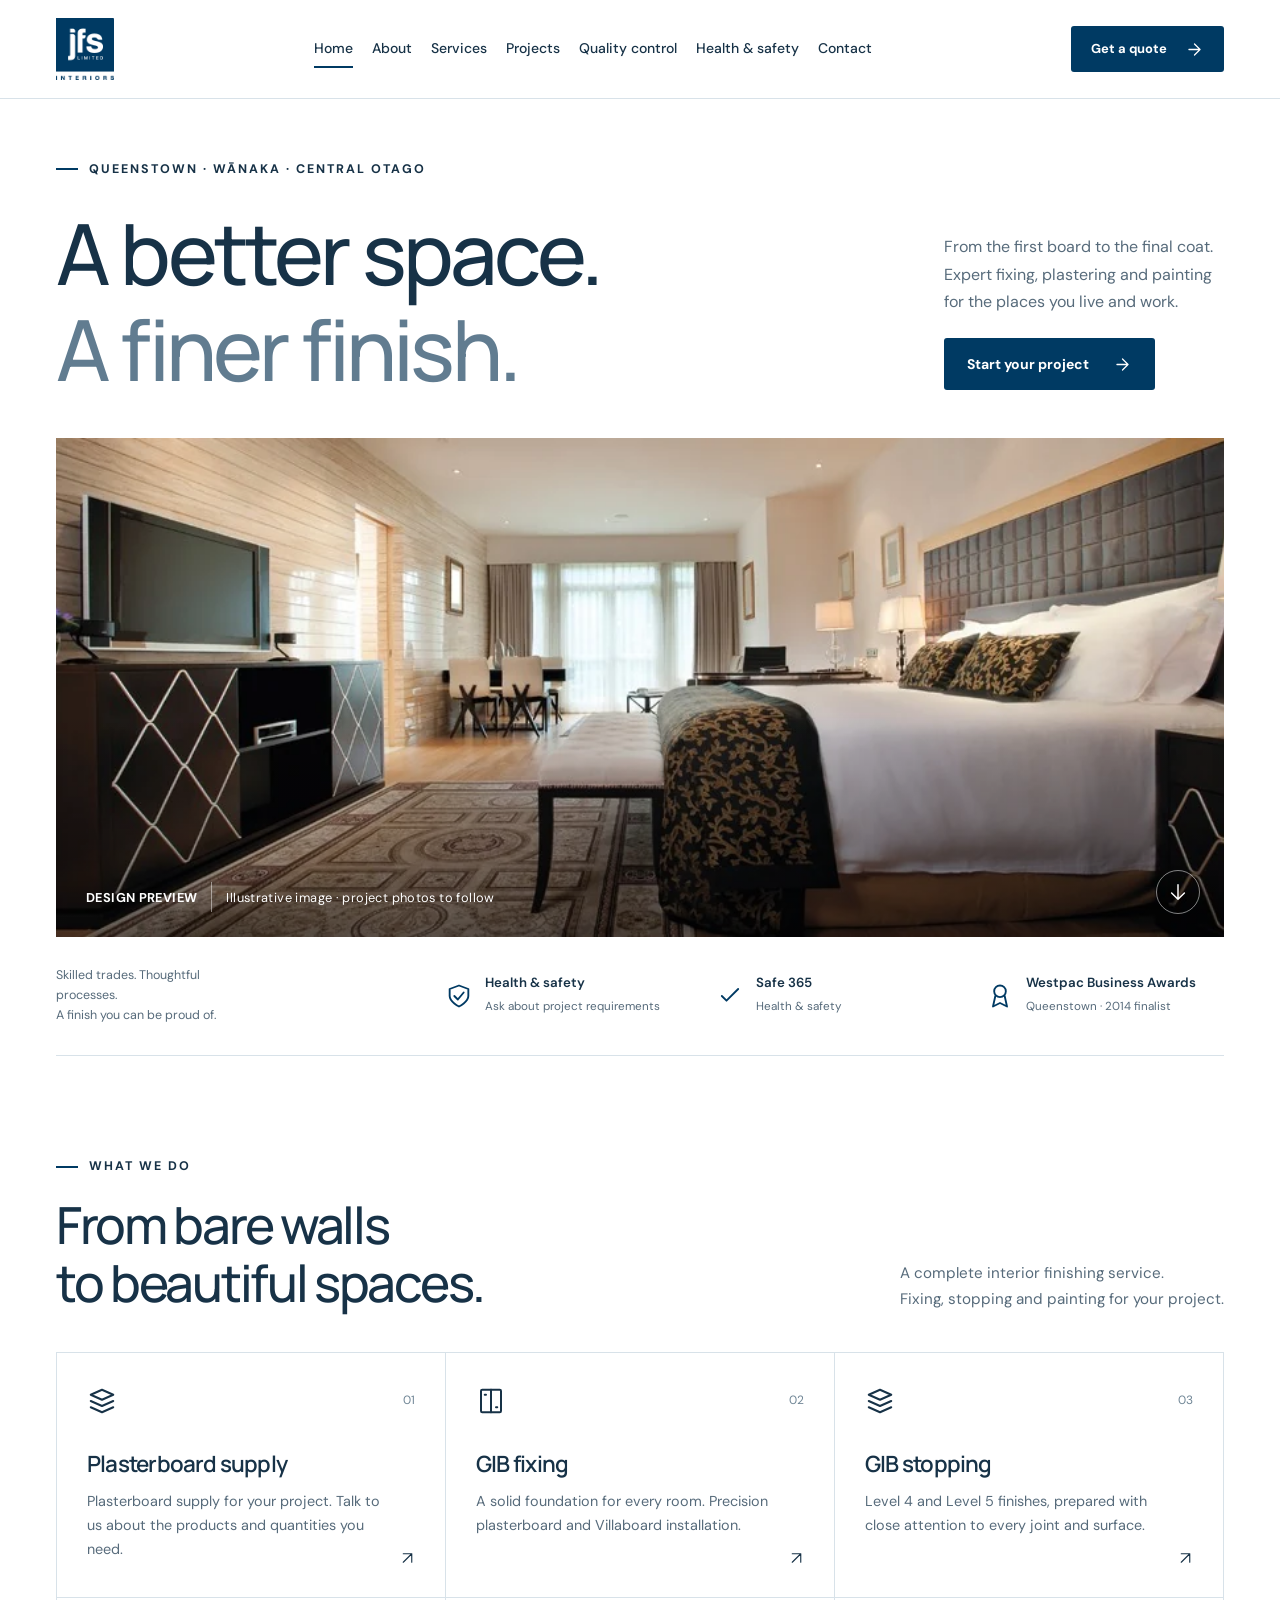
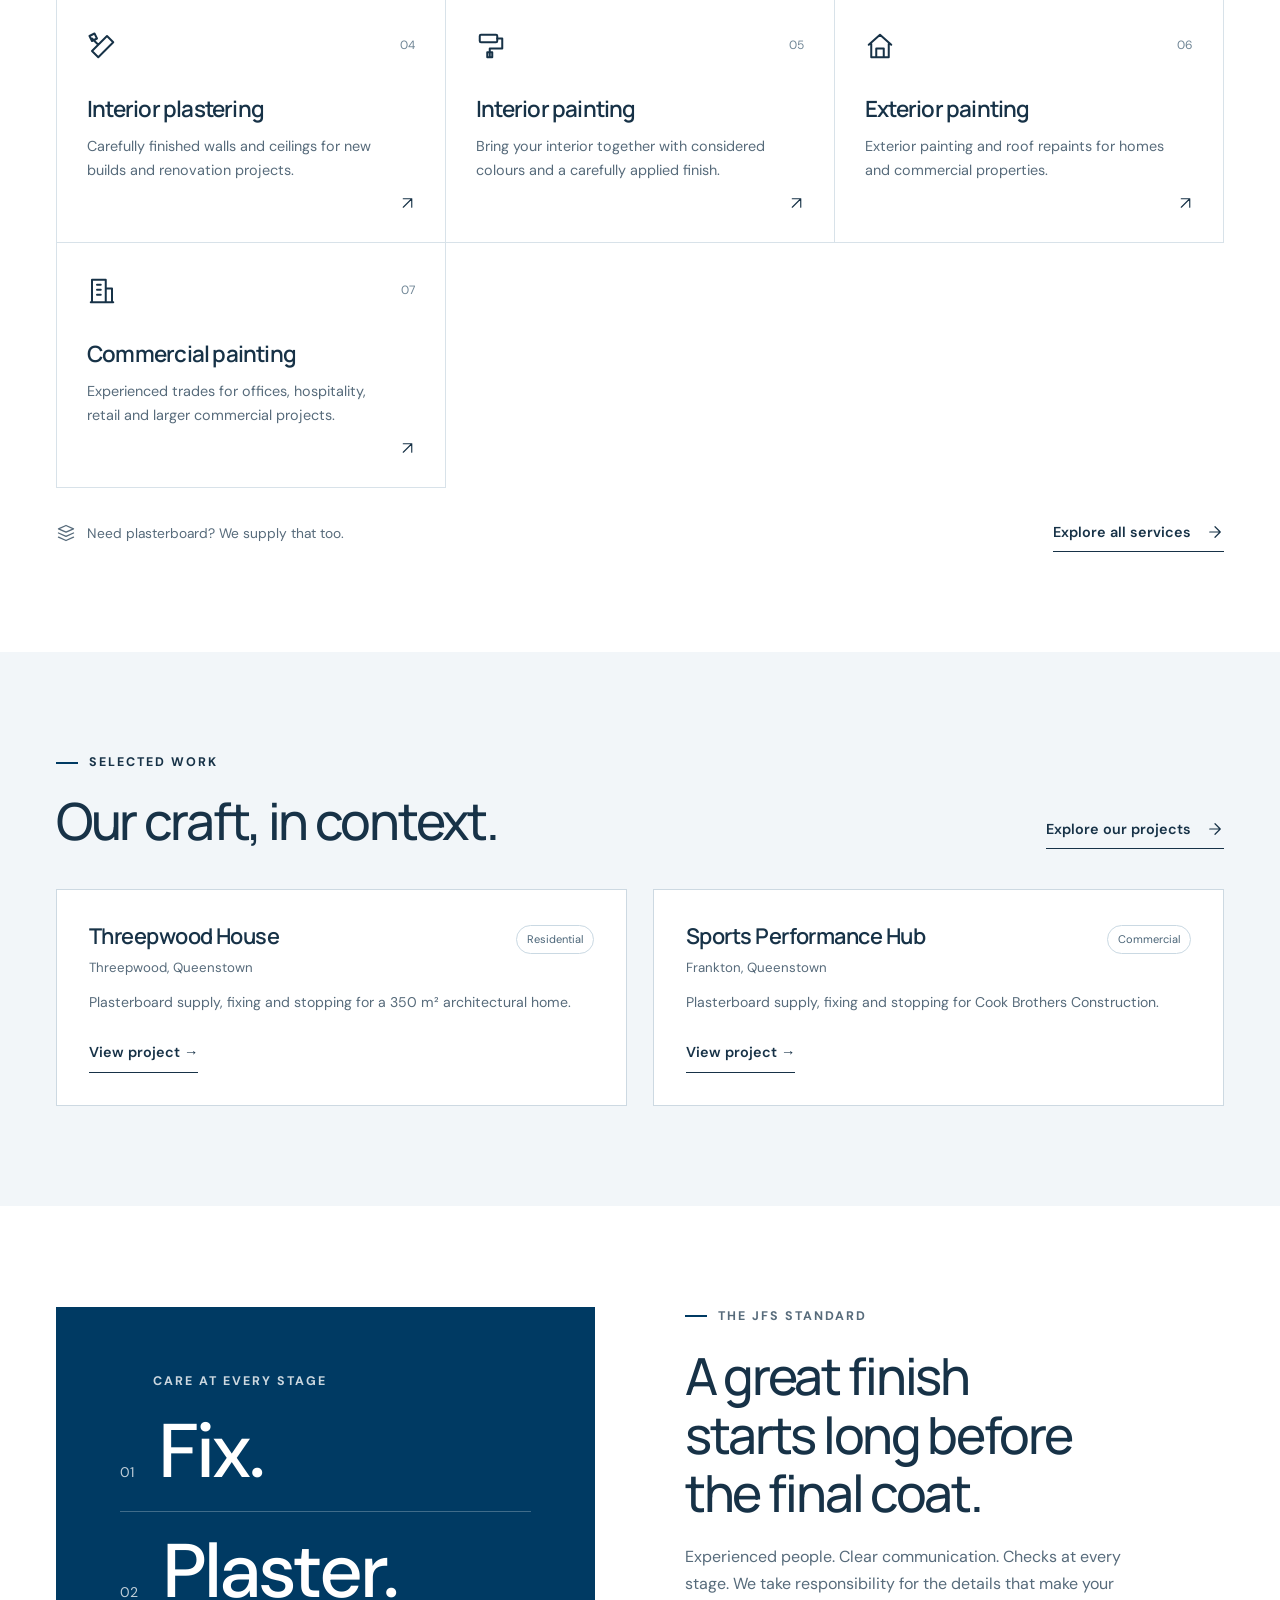
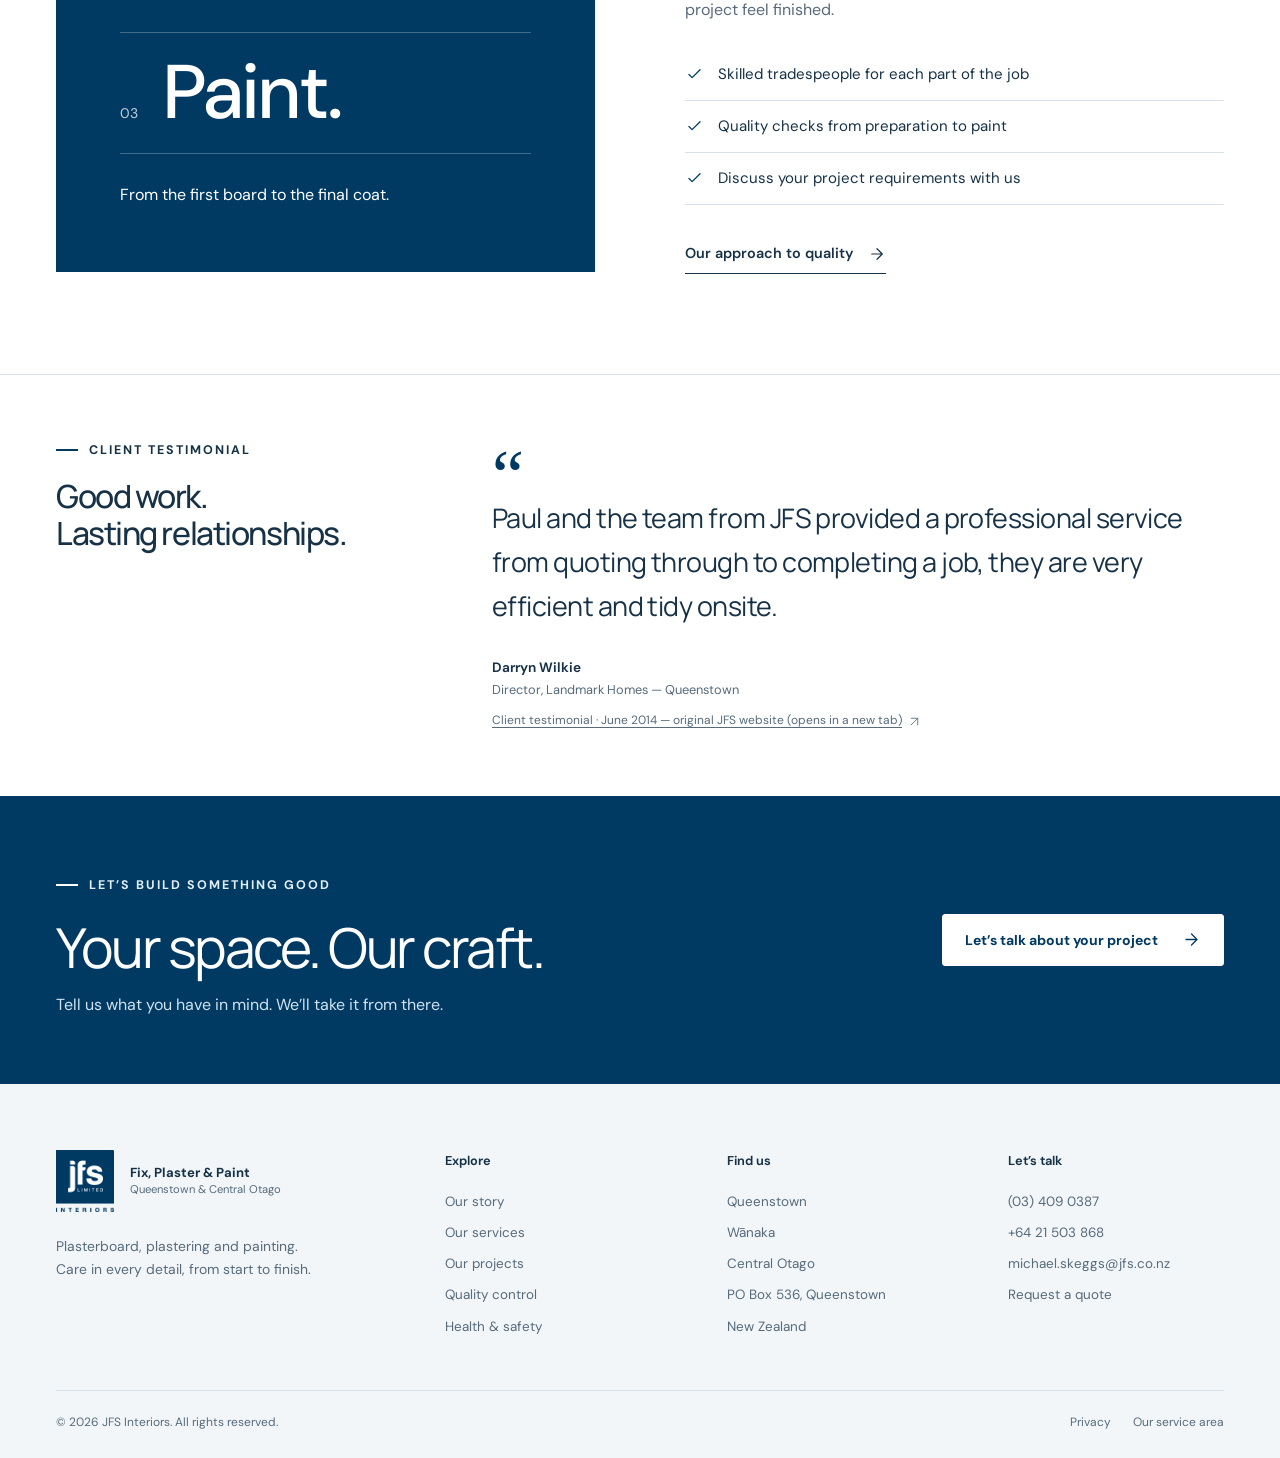
<file: index.html>
<!DOCTYPE html>
<html lang="en-NZ"><head><meta charset="utf-8"><meta name="viewport" content="width=device-width, initial-scale=1"><meta name="theme-color" content="#003a63">
<title>GIB Fixing, Plastering &amp; Painting in Queenstown | JFS Interiors</title><meta name="description" content="JFS Interiors provides GIB fixing, Level 4 and Level 5 stopping, plastering and painting in Queenstown, Wānaka and Central Otago.">
<meta property="og:type" content="website"><meta property="og:locale" content="en_NZ"><meta property="og:site_name" content="JFS Interiors"><meta property="og:title" content="GIB Fixing, Plastering &amp; Painting in Queenstown | JFS Interiors"><meta property="og:description" content="JFS Interiors provides GIB fixing, Level 4 and Level 5 stopping, plastering and painting in Queenstown, Wānaka and Central Otago.">
<link rel="icon" type="image/svg+xml" href="data:image/svg+xml,%3Csvg%20xmlns%3D%22http%3A//www.w3.org/2000/svg%22%20viewBox%3D%220%200%2064%2064%22%3E%3Crect%20width%3D%2264%22%20height%3D%2264%22%20rx%3D%228%22%20fill%3D%22%23003a63%22/%3E%3Ctext%20x%3D%2232%22%20y%3D%2243%22%20text-anchor%3D%22middle%22%20font-family%3D%22Arial%2Csans-serif%22%20font-size%3D%2237%22%20font-weight%3D%22700%22%20fill%3D%22white%22%3Ejfs%3C/text%3E%3C/svg%3E">
<link rel="stylesheet" href="fonts.css"><link rel="stylesheet" href="styles.css?v=3"><script src="main.js?v=prototype-1" defer></script>

<meta name="robots" content="noindex, nofollow, noarchive"></head>
<body><a class="skip-link" href="#main">Skip to content</a><header class="site-header">
 <div class="container header-inner"><a class="wordmark" href="index.html" aria-label="JFS Interiors home"><img class="brand-logo" src="logo.png" width="136" height="146" alt="JFS Interiors"><span class="brand-description"><strong>Fix, Plaster &amp; Paint</strong><span>Queenstown &amp; Central Otago</span></span></a><nav class="desktop-nav" aria-label="Main navigation"><a href="index.html" aria-current="page">Home</a><a href="about.html">About</a><a href="services.html">Services</a><a href="projects.html">Projects</a><a href="quality-control.html">Quality control</a><a href="health-and-safety.html">Health & safety</a><a href="contact-us.html">Contact</a></nav>
 <a class="button header-cta" href="contact-us.html">Get a quote<svg class="" aria-hidden="true" viewBox="0 0 24 24"><path d="M5 12h14M12 5l7 7-7 7"/></svg></a><button class="menu-toggle" aria-label="Open navigation" aria-expanded="false" aria-controls="mobile-navigation"><svg class="" aria-hidden="true" viewBox="0 0 24 24"><path d="M3 7h18M3 17h18"/></svg></button></div>
 <nav id="mobile-navigation" class="mobile-nav" aria-label="Mobile navigation" hidden><a href="index.html" aria-current="page">Home</a><a href="about.html">About</a><a href="services.html">Services</a><a href="projects.html">Projects</a><a href="quality-control.html">Quality control</a><a href="health-and-safety.html">Health & safety</a><a href="contact-us.html">Contact</a></nav></header><main id="main"><section class="home-hero"><div class="container"><div class="hero-heading"><div><p class="eyebrow">QUEENSTOWN · WĀNAKA · CENTRAL OTAGO</p><h1>A better space.<span>A finer finish.</span></h1></div><div class="hero-aside"><p>From the first board to the final coat. Expert fixing, plastering and painting for the places you live and work.</p><a class="button " href="contact-us.html">Start your project<svg class="" aria-hidden="true" viewBox="0 0 24 24"><path d="M5 12h14M12 5l7 7-7 7"/></svg></a></div></div>
 <div class="hero-media"><img class="" src="hero.webp" srcset="hero-small.webp 680w, hero.webp 900w" sizes="(max-width: 680px) 100vw, 100vw" alt="Bedroom interior with painted walls and a white ceiling; illustrative preview image" width="900" height="378" loading="eager" fetchpriority="high" decoding="async">
 <div class="image-caption"><strong>DESIGN PREVIEW</strong><span class="caption-line"></span><span>Illustrative image · project photos to follow</span></div><a href="#services" class="hero-note" aria-label="Explore our services"><svg class="" aria-hidden="true" viewBox="0 0 24 24"><path d="M12 4v16M5 13l7 7 7-7"/></svg></a></div></div></section><div class="container"><div class="trust-strip"><p class="trust-intro">Skilled trades. Thoughtful processes.<br>A finish you can be proud of.</p>
 <div class="trust-item"><svg class="" aria-hidden="true" viewBox="0 0 24 24"><path d="M12 3 4 6v6c0 5 8 9 8 9s8-4 8-9V6l-8-3Z"/><path d="m8 12 3 3 5-6"/></svg><div><strong>Health &amp; safety</strong><small>Ask about project requirements</small></div></div>
 <a class="trust-item" href="health-and-safety.html#credentials"><svg class="" aria-hidden="true" viewBox="0 0 24 24"><path d="m5 12 4 4L19 6"/></svg><div><strong>Safe 365</strong><small>Health &amp; safety</small></div></a>
 <a class="trust-item" href="about.html#recognition"><svg class="" aria-hidden="true" viewBox="0 0 24 24"><circle cx="12" cy="8" r="5"/><path d="m8 12-2 9 6-3 6 3-2-9"/></svg><div><strong>Westpac Business Awards</strong><small>Queenstown · 2014 finalist</small></div></a>
 </div></div>
 <section class="section" id="services"><div class="container"><div class="section-heading"><div><p class="eyebrow">WHAT WE DO</p><h2>From bare walls<br>to beautiful spaces.</h2></div><p>A complete interior finishing service.<br>Fixing, stopping and painting for your project.</p></div><div class="service-grid"><a class="service-card" href="services.html#plasterboard-supply"><div class="service-top"><svg aria-hidden="true" viewBox="0 0 24 24"><path d="m3 7 9-4 9 4-9 4-9-4Zm0 5 9 4 9-4M3 17l9 4 9-4"/></svg><span>01</span></div><h3>Plasterboard supply</h3><p>Plasterboard supply for your project. Talk to us about the products and quantities you need.</p><svg class="card-arrow" aria-hidden="true" viewBox="0 0 24 24"><path d="M6 18 18 6M6 6h12v12"/></svg></a><a class="service-card" href="services.html#gib-fixing"><div class="service-top"><svg class="" aria-hidden="true" viewBox="0 0 24 24"><rect x="4" y="3" width="16" height="18" rx="1"/><path d="M12 3v18M7 7h1M16 17h1"/></svg><span>02</span></div><h3>GIB fixing</h3><p>A solid foundation for every room. Precision plasterboard and Villaboard installation.</p><svg class="card-arrow" aria-hidden="true" viewBox="0 0 24 24"><path d="M6 18 18 6M6 6h12v12"/></svg></a><a class="service-card" href="services.html#gib-stopping"><div class="service-top"><svg class="" aria-hidden="true" viewBox="0 0 24 24"><path d="m3 7 9-4 9 4-9 4-9-4Zm0 5 9 4 9-4M3 17l9 4 9-4"/></svg><span>03</span></div><h3>GIB stopping</h3><p>Level 4 and Level 5 finishes, prepared with close attention to every joint and surface.</p><svg class="card-arrow" aria-hidden="true" viewBox="0 0 24 24"><path d="M6 18 18 6M6 6h12v12"/></svg></a><a class="service-card" href="services.html#interior-plastering"><div class="service-top"><svg class="" aria-hidden="true" viewBox="0 0 24 24"><path d="m4 16 12-12 5 5L9 21 4 16ZM9 11 4 6M2 4l4-2 2 4-4 2Z"/></svg><span>04</span></div><h3>Interior plastering</h3><p>Carefully finished walls and ceilings for new builds and renovation projects.</p><svg class="card-arrow" aria-hidden="true" viewBox="0 0 24 24"><path d="M6 18 18 6M6 6h12v12"/></svg></a><a class="service-card" href="services.html#interior-painting"><div class="service-top"><svg class="" aria-hidden="true" viewBox="0 0 24 24"><rect x="3" y="3" width="14" height="6" rx="1"/><path d="M17 6h4v8H11v7M9 17h4v4H9z"/></svg><span>05</span></div><h3>Interior painting</h3><p>Bring your interior together with considered colours and a carefully applied finish.</p><svg class="card-arrow" aria-hidden="true" viewBox="0 0 24 24"><path d="M6 18 18 6M6 6h12v12"/></svg></a><a class="service-card" href="services.html#exterior-painting"><div class="service-top"><svg class="" aria-hidden="true" viewBox="0 0 24 24"><path d="m3 11 9-8 9 8M5 10v11h14V10M9 21v-7h6v7"/></svg><span>06</span></div><h3>Exterior painting</h3><p>Exterior painting and roof repaints for homes and commercial properties.</p><svg class="card-arrow" aria-hidden="true" viewBox="0 0 24 24"><path d="M6 18 18 6M6 6h12v12"/></svg></a><a class="service-card" href="services.html#commercial-painting"><div class="service-top"><svg class="" aria-hidden="true" viewBox="0 0 24 24"><path d="M4 21V3h11v18M15 10h5v11M8 7h3M8 11h3M8 15h3M3 21h18"/></svg><span>07</span></div><h3>Commercial painting</h3><p>Experienced trades for offices, hospitality, retail and larger commercial projects.</p><svg class="card-arrow" aria-hidden="true" viewBox="0 0 24 24"><path d="M6 18 18 6M6 6h12v12"/></svg></a></div><div class="supply-note"><p><svg class="" aria-hidden="true" viewBox="0 0 24 24"><path d="m3 7 9-4 9 4-9 4-9-4Zm0 5 9 4 9-4M3 17l9 4 9-4"/></svg>Need plasterboard? We supply that too.</p><a class="text-link" href="services.html">Explore all services<svg class="" aria-hidden="true" viewBox="0 0 24 24"><path d="M5 12h14M12 5l7 7-7 7"/></svg></a></div></div></section>
 <section class="section soft-section"><div class="container"><div class="section-heading"><div><p class="eyebrow">SELECTED WORK</p><h2>Our craft, in context.</h2></div><a class="text-link" href="projects.html">Explore our projects<svg class="" aria-hidden="true" viewBox="0 0 24 24"><path d="M5 12h14M12 5l7 7-7 7"/></svg></a></div>
 <div class="project-grid project-summary-grid"><article class="project-card" id="threepwood">
 <div class="project-label"><div><h3>Threepwood House</h3><p class="project-place">Threepwood, Queenstown</p></div><span class="tag">Residential</span></div>
 <p class="project-description">Plasterboard supply, fixing and stopping for a 350 m² architectural home.</p><a class="text-link" href="projects.html#threepwood">View project →</a></article><article class="project-card" id="sports-hub">
 <div class="project-label"><div><h3>Sports Performance Hub</h3><p class="project-place">Frankton, Queenstown</p></div><span class="tag">Commercial</span></div>
 <p class="project-description">Plasterboard supply, fixing and stopping for Cook Brothers Construction.</p><a class="text-link" href="projects.html#sports-hub">View project →</a></article></div></div></section>
 <section class="section"><div class="container quality-feature"><div class="craft-panel"><p class="eyebrow">CARE AT EVERY STAGE</p><div class="craft-step"><span>01</span><strong>Fix.</strong></div><div class="craft-step"><span>02</span><strong>Plaster.</strong></div><div class="craft-step"><span>03</span><strong>Paint.</strong></div><p>From the first board to the final coat.</p></div>
 <div class="quality-copy"><p class="eyebrow">THE JFS STANDARD</p><h2>A great finish<br>starts long before<br>the final coat.</h2><p>Experienced people. Clear communication. Checks at every stage. We take responsibility for the details that make your project feel finished.</p>
 <ul class="quality-checks"><li><svg class="" aria-hidden="true" viewBox="0 0 24 24"><path d="m5 12 4 4L19 6"/></svg>Skilled tradespeople for each part of the job</li><li><svg class="" aria-hidden="true" viewBox="0 0 24 24"><path d="m5 12 4 4L19 6"/></svg>Quality checks from preparation to paint</li><li><svg class="" aria-hidden="true" viewBox="0 0 24 24"><path d="m5 12 4 4L19 6"/></svg>Discuss your project requirements with us</li></ul><a class="text-link" href="quality-control.html">Our approach to quality<svg class="" aria-hidden="true" viewBox="0 0 24 24"><path d="M5 12h14M12 5l7 7-7 7"/></svg></a></div></div></section>
 <section class="testimonial-section"><div class="container testimonial-inner"><div><p class="eyebrow">CLIENT TESTIMONIAL</p><h2>Good work.<br>Lasting relationships.</h2></div>
 <div class="testimonial-content"><span class="quote-mark" aria-hidden="true">“</span><blockquote>Paul and the team from JFS provided a professional service from quoting through to completing a job, they are very efficient and tidy onsite.</blockquote>
 <div class="quote-author"><strong>Darryn Wilkie</strong><span>Director, Landmark Homes — Queenstown</span><a href="https://www.jfs.co.nz/projects/jacks-point-showhome-for-landmark-homes/" target="_blank" rel="noopener noreferrer">Client testimonial · June 2014 — original JFS website (opens in a new tab) <svg class="" aria-hidden="true" viewBox="0 0 24 24"><path d="M6 18 18 6M6 6h12v12"/></svg></a></div></div></div></section><section class="cta-band"><div class="container cta-inner"><div><p class="eyebrow">LET’S BUILD SOMETHING GOOD</p><h2>Your space. Our craft.</h2><p>Tell us what you have in mind. We’ll take it from there.</p></div><a class="button " href="contact-us.html">Let’s talk about your project<svg class="" aria-hidden="true" viewBox="0 0 24 24"><path d="M5 12h14M12 5l7 7-7 7"/></svg></a></div></section></main><footer class="site-footer"><div class="container"><div class="footer-grid">
 <div class="footer-brand"><a class="wordmark" href="index.html" aria-label="JFS Interiors home"><img class="brand-logo" src="logo.png" width="136" height="146" alt="JFS Interiors"><span class="brand-description"><strong>Fix, Plaster &amp; Paint</strong><span>Queenstown &amp; Central Otago</span></span></a><p>Plasterboard, plastering and painting.<br>Care in every detail, from start to finish.</p></div>
 <div><p class="footer-title">Explore</p><ul class="footer-list"><li><a href="about.html">Our story</a></li><li><a href="services.html">Our services</a></li><li><a href="projects.html">Our projects</a></li><li><a href="quality-control.html">Quality control</a></li><li><a href="health-and-safety.html">Health &amp; safety</a></li></ul></div>
 <div><p class="footer-title">Find us</p><ul class="footer-list"><li>Queenstown</li><li>Wānaka</li><li>Central Otago</li><li>PO Box 536, Queenstown</li><li>New Zealand</li></ul></div>
 <div><p class="footer-title">Let’s talk</p><ul class="footer-list"><li><a href="tel:+6434090387">(03) 409 0387</a></li><li><a href="tel:+6421503868">+64 21 503 868</a></li><li><a class="email-link" href="mailto:michael.skeggs@jfs.co.nz">michael.skeggs@jfs.co.nz</a></li><li><a href="contact-us.html">Request a quote</a></li></ul></div>
 </div><div class="footer-bottom"><p>© 2026 JFS Interiors. All rights reserved.</p><nav aria-label="Footer information"><a href="contact-us.html#privacy">Privacy</a><a href="contact-us.html#service-area">Our service area</a></nav></div></div></footer>
 <div class="mobile-contact" aria-label="Quick contact"><a class="button " href="contact-us.html">Get a quote<svg class="" aria-hidden="true" viewBox="0 0 24 24"><path d="M5 12h14M12 5l7 7-7 7"/></svg></a></div></body></html>
</file>
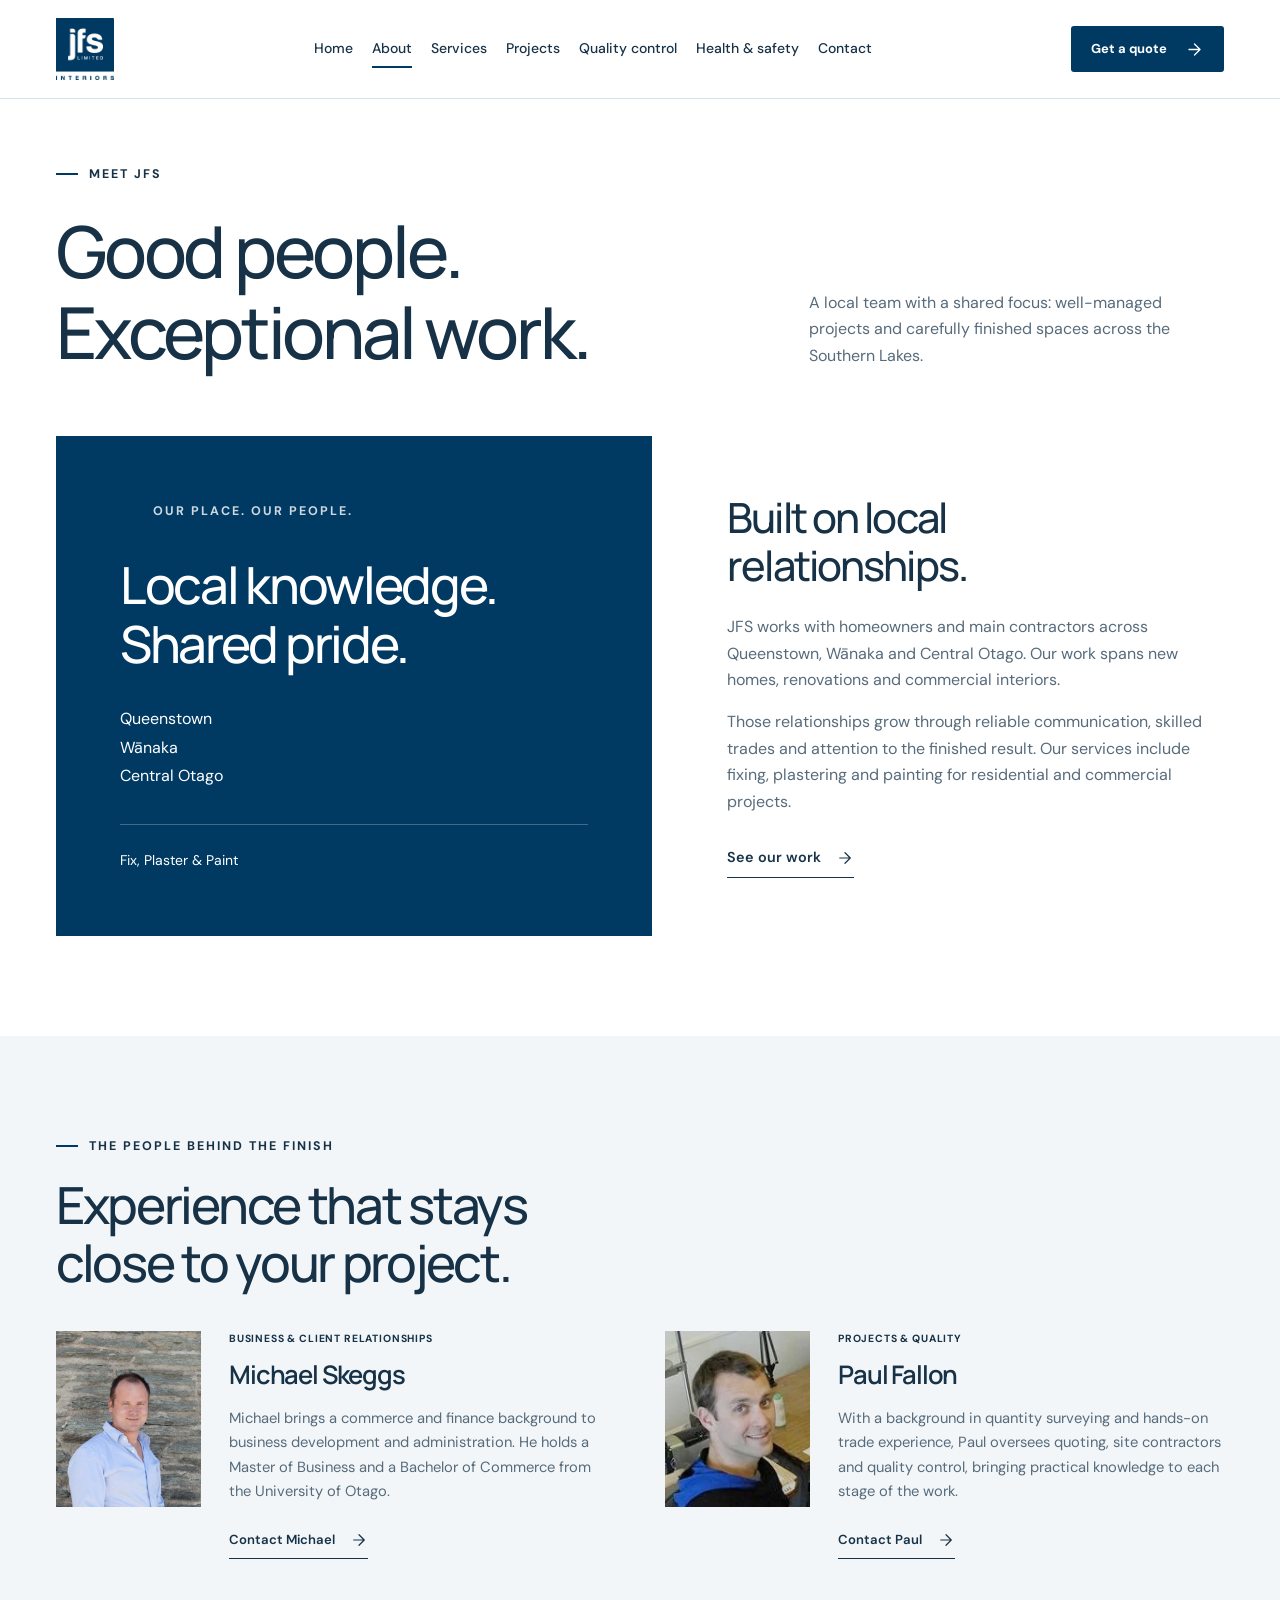
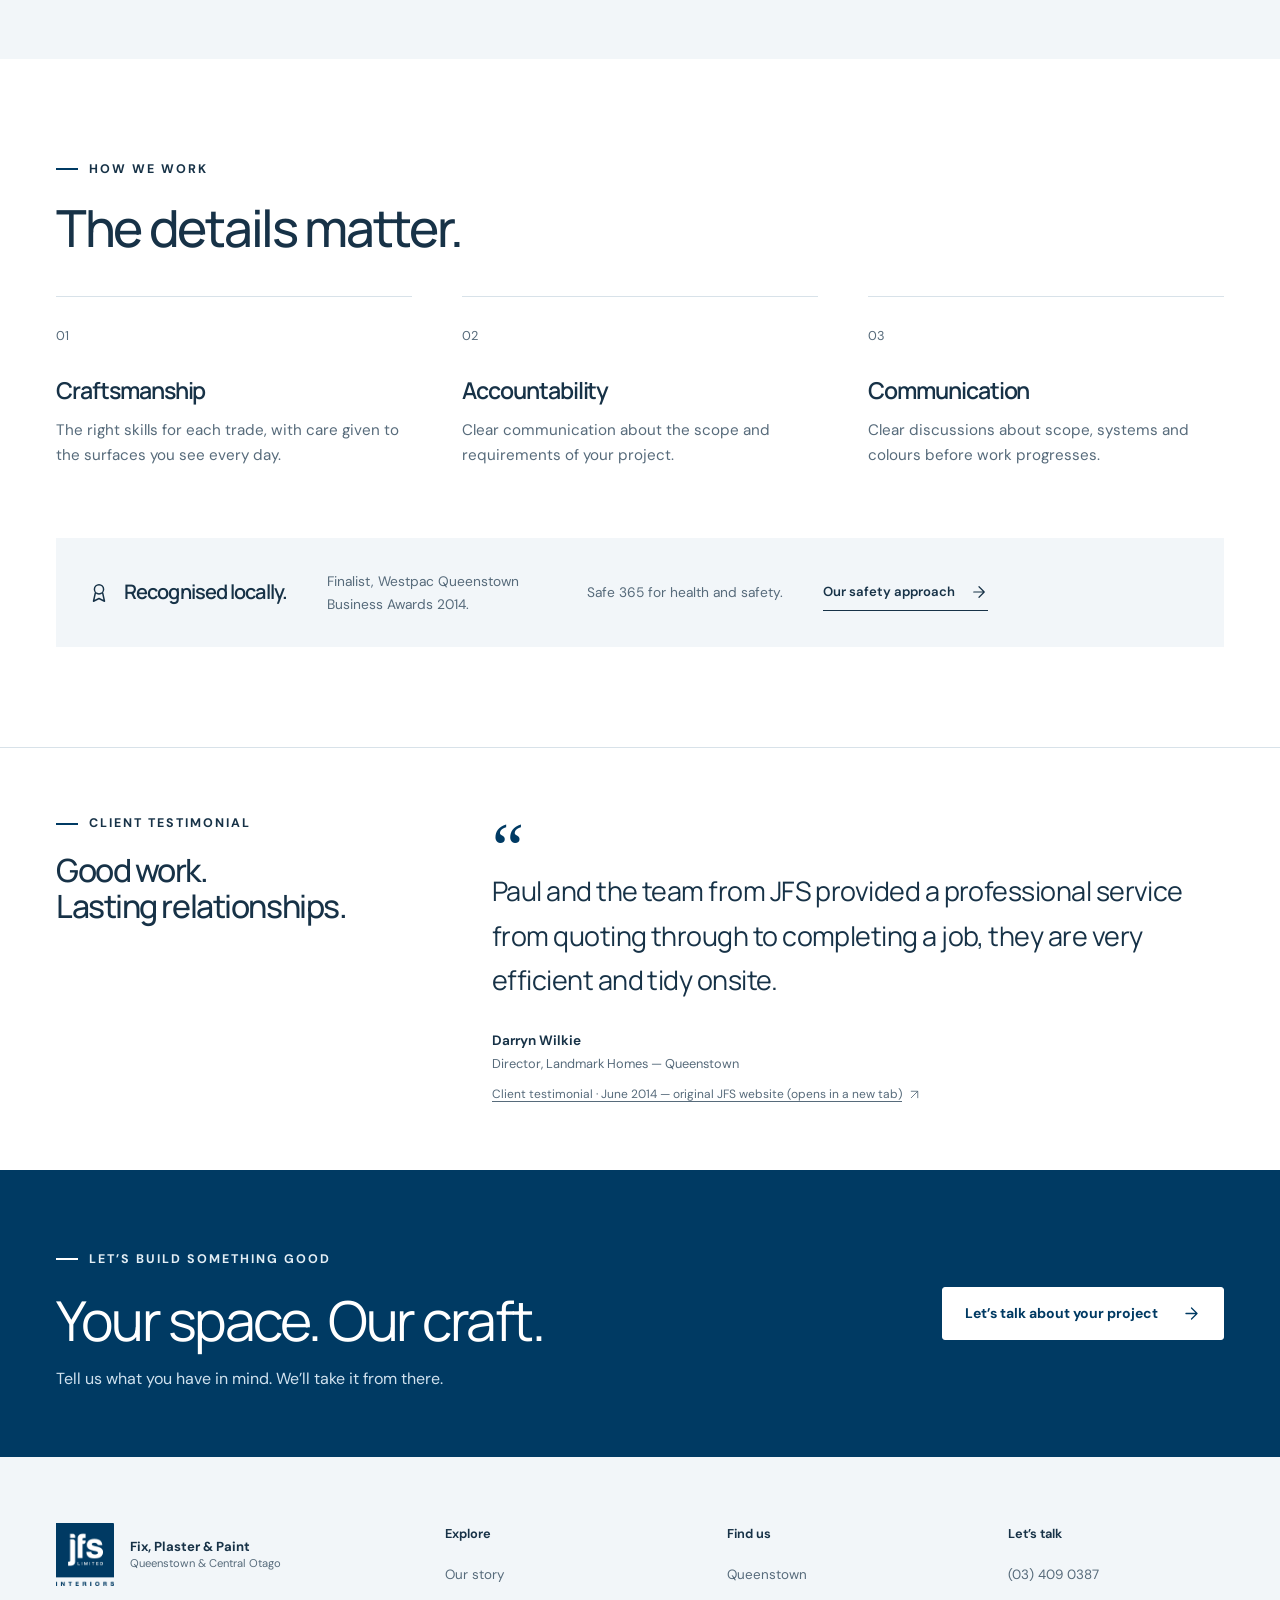
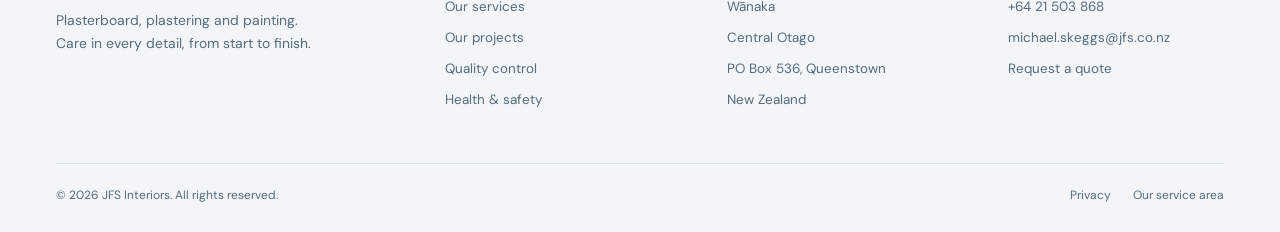
<file: about.html>
<!DOCTYPE html>
<html lang="en-NZ"><head><meta charset="utf-8"><meta name="viewport" content="width=device-width, initial-scale=1"><meta name="theme-color" content="#003a63">
<title>About JFS Interiors | Queenstown Plastering &amp; Painting Team</title><meta name="description" content="Meet Michael Skeggs, Paul Fallon and the approach behind JFS Interiors’ residential and commercial work in Queenstown, Wānaka and Central Otago.">
<meta property="og:type" content="website"><meta property="og:locale" content="en_NZ"><meta property="og:site_name" content="JFS Interiors"><meta property="og:title" content="About JFS Interiors | Queenstown Plastering &amp; Painting Team"><meta property="og:description" content="Meet Michael Skeggs, Paul Fallon and the approach behind JFS Interiors’ residential and commercial work in Queenstown, Wānaka and Central Otago.">
<link rel="icon" type="image/svg+xml" href="data:image/svg+xml,%3Csvg%20xmlns%3D%22http%3A//www.w3.org/2000/svg%22%20viewBox%3D%220%200%2064%2064%22%3E%3Crect%20width%3D%2264%22%20height%3D%2264%22%20rx%3D%228%22%20fill%3D%22%23003a63%22/%3E%3Ctext%20x%3D%2232%22%20y%3D%2243%22%20text-anchor%3D%22middle%22%20font-family%3D%22Arial%2Csans-serif%22%20font-size%3D%2237%22%20font-weight%3D%22700%22%20fill%3D%22white%22%3Ejfs%3C/text%3E%3C/svg%3E">
<link rel="stylesheet" href="fonts.css"><link rel="stylesheet" href="styles.css?v=3"><script src="main.js?v=prototype-1" defer></script>

<meta name="robots" content="noindex, nofollow, noarchive"></head>
<body><a class="skip-link" href="#main">Skip to content</a><header class="site-header">
 <div class="container header-inner"><a class="wordmark" href="index.html" aria-label="JFS Interiors home"><img class="brand-logo" src="logo.png" width="136" height="146" alt="JFS Interiors"><span class="brand-description"><strong>Fix, Plaster &amp; Paint</strong><span>Queenstown &amp; Central Otago</span></span></a><nav class="desktop-nav" aria-label="Main navigation"><a href="index.html">Home</a><a href="about.html" aria-current="page">About</a><a href="services.html">Services</a><a href="projects.html">Projects</a><a href="quality-control.html">Quality control</a><a href="health-and-safety.html">Health & safety</a><a href="contact-us.html">Contact</a></nav>
 <a class="button header-cta" href="contact-us.html">Get a quote<svg class="" aria-hidden="true" viewBox="0 0 24 24"><path d="M5 12h14M12 5l7 7-7 7"/></svg></a><button class="menu-toggle" aria-label="Open navigation" aria-expanded="false" aria-controls="mobile-navigation"><svg class="" aria-hidden="true" viewBox="0 0 24 24"><path d="M3 7h18M3 17h18"/></svg></button></div>
 <nav id="mobile-navigation" class="mobile-nav" aria-label="Mobile navigation" hidden><a href="index.html">Home</a><a href="about.html" aria-current="page">About</a><a href="services.html">Services</a><a href="projects.html">Projects</a><a href="quality-control.html">Quality control</a><a href="health-and-safety.html">Health & safety</a><a href="contact-us.html">Contact</a></nav></header><main id="main"><section class="page-hero"><div class="container"><p class="eyebrow">MEET JFS</p><div class="page-heading"><h1>Good people.<br>Exceptional work.</h1><p>A local team with a shared focus: well-managed projects and carefully finished spaces across the Southern Lakes.</p></div></div></section>
 <section class="section section-topless"><div class="container story-grid"><div><div class="craft-panel story-panel"><p class="eyebrow">OUR PLACE. OUR PEOPLE.</p><h2>Local knowledge.<br>Shared pride.</h2><p>Queenstown<br>Wānaka<br>Central Otago</p><span class="story-signature">Fix, Plaster &amp; Paint</span></div></div><div class="story-copy"><h2>Built on local<br>relationships.</h2><p>JFS works with homeowners and main contractors across Queenstown, Wānaka and Central Otago. Our work spans new homes, renovations and commercial interiors.</p><p>Those relationships grow through reliable communication, skilled trades and attention to the finished result. Our services include fixing, plastering and painting for residential and commercial projects.</p><a class="text-link" href="projects.html">See our work<svg class="" aria-hidden="true" viewBox="0 0 24 24"><path d="M5 12h14M12 5l7 7-7 7"/></svg></a></div></div></section>
 <section class="section soft-section"><div class="container"><div class="section-heading"><div><p class="eyebrow">THE PEOPLE BEHIND THE FINISH</p><h2>Experience that stays<br>close to your project.</h2></div></div><div class="team-grid">
 <article class="team-card"><img class="team-photo" src="michael-skeggs.webp" alt="Michael Skeggs of JFS Interiors" width="400" height="600" loading="lazy" decoding="async"><div><p class="eyebrow">BUSINESS &amp; CLIENT RELATIONSHIPS</p><h3>Michael Skeggs</h3><p>Michael brings a commerce and finance background to business development and administration. He holds a Master of Business and a Bachelor of Commerce from the University of Otago.</p><a class="text-link" href="mailto:michael.skeggs@jfs.co.nz">Contact Michael <svg class="" aria-hidden="true" viewBox="0 0 24 24"><path d="M5 12h14M12 5l7 7-7 7"/></svg></a></div></article>
 <article class="team-card"><img class="team-photo" src="paul-fallon.webp" alt="Paul Fallon of JFS Interiors" width="170" height="188" loading="lazy" decoding="async"><div><p class="eyebrow">PROJECTS &amp; QUALITY</p><h3>Paul Fallon</h3><p>With a background in quantity surveying and hands-on trade experience, Paul oversees quoting, site contractors and quality control, bringing practical knowledge to each stage of the work.</p><a class="text-link" href="mailto:paul.fallon@jfs.co.nz">Contact Paul <svg class="" aria-hidden="true" viewBox="0 0 24 24"><path d="M5 12h14M12 5l7 7-7 7"/></svg></a></div></article>
 </div></div></section>
 <section class="section"><div class="container"><div class="section-heading"><div><p class="eyebrow">HOW WE WORK</p><h2>The details matter.</h2></div></div><div class="value-grid">
 <article><span>01</span><h3>Craftsmanship</h3><p>The right skills for each trade, with care given to the surfaces you see every day.</p></article>
 <article><span>02</span><h3>Accountability</h3><p>Clear communication about the scope and requirements of your project.</p></article>
 <article><span>03</span><h3>Communication</h3><p>Clear discussions about scope, systems and colours before work progresses.</p></article></div>
 <div class="recognition" id="recognition"><div><svg class="" aria-hidden="true" viewBox="0 0 24 24"><circle cx="12" cy="8" r="5"/><path d="m8 12-2 9 6-3 6 3-2-9"/></svg><h3>Recognised locally.</h3></div><p>Finalist, Westpac Queenstown Business Awards 2014.</p><p>Safe 365 for health and safety.</p><a class="text-link" href="health-and-safety.html">Our safety approach<svg class="" aria-hidden="true" viewBox="0 0 24 24"><path d="M5 12h14M12 5l7 7-7 7"/></svg></a></div></div></section><section class="testimonial-section"><div class="container testimonial-inner"><div><p class="eyebrow">CLIENT TESTIMONIAL</p><h2>Good work.<br>Lasting relationships.</h2></div>
 <div class="testimonial-content"><span class="quote-mark" aria-hidden="true">“</span><blockquote>Paul and the team from JFS provided a professional service from quoting through to completing a job, they are very efficient and tidy onsite.</blockquote>
 <div class="quote-author"><strong>Darryn Wilkie</strong><span>Director, Landmark Homes — Queenstown</span><a href="https://www.jfs.co.nz/projects/jacks-point-showhome-for-landmark-homes/" target="_blank" rel="noopener noreferrer">Client testimonial · June 2014 — original JFS website (opens in a new tab) <svg class="" aria-hidden="true" viewBox="0 0 24 24"><path d="M6 18 18 6M6 6h12v12"/></svg></a></div></div></div></section><section class="cta-band"><div class="container cta-inner"><div><p class="eyebrow">LET’S BUILD SOMETHING GOOD</p><h2>Your space. Our craft.</h2><p>Tell us what you have in mind. We’ll take it from there.</p></div><a class="button " href="contact-us.html">Let’s talk about your project<svg class="" aria-hidden="true" viewBox="0 0 24 24"><path d="M5 12h14M12 5l7 7-7 7"/></svg></a></div></section></main><footer class="site-footer"><div class="container"><div class="footer-grid">
 <div class="footer-brand"><a class="wordmark" href="index.html" aria-label="JFS Interiors home"><img class="brand-logo" src="logo.png" width="136" height="146" alt="JFS Interiors"><span class="brand-description"><strong>Fix, Plaster &amp; Paint</strong><span>Queenstown &amp; Central Otago</span></span></a><p>Plasterboard, plastering and painting.<br>Care in every detail, from start to finish.</p></div>
 <div><p class="footer-title">Explore</p><ul class="footer-list"><li><a href="about.html">Our story</a></li><li><a href="services.html">Our services</a></li><li><a href="projects.html">Our projects</a></li><li><a href="quality-control.html">Quality control</a></li><li><a href="health-and-safety.html">Health &amp; safety</a></li></ul></div>
 <div><p class="footer-title">Find us</p><ul class="footer-list"><li>Queenstown</li><li>Wānaka</li><li>Central Otago</li><li>PO Box 536, Queenstown</li><li>New Zealand</li></ul></div>
 <div><p class="footer-title">Let’s talk</p><ul class="footer-list"><li><a href="tel:+6434090387">(03) 409 0387</a></li><li><a href="tel:+6421503868">+64 21 503 868</a></li><li><a class="email-link" href="mailto:michael.skeggs@jfs.co.nz">michael.skeggs@jfs.co.nz</a></li><li><a href="contact-us.html">Request a quote</a></li></ul></div>
 </div><div class="footer-bottom"><p>© 2026 JFS Interiors. All rights reserved.</p><nav aria-label="Footer information"><a href="contact-us.html#privacy">Privacy</a><a href="contact-us.html#service-area">Our service area</a></nav></div></div></footer>
 <div class="mobile-contact" aria-label="Quick contact"><a class="button " href="contact-us.html">Get a quote<svg class="" aria-hidden="true" viewBox="0 0 24 24"><path d="M5 12h14M12 5l7 7-7 7"/></svg></a></div></body></html>
</file>
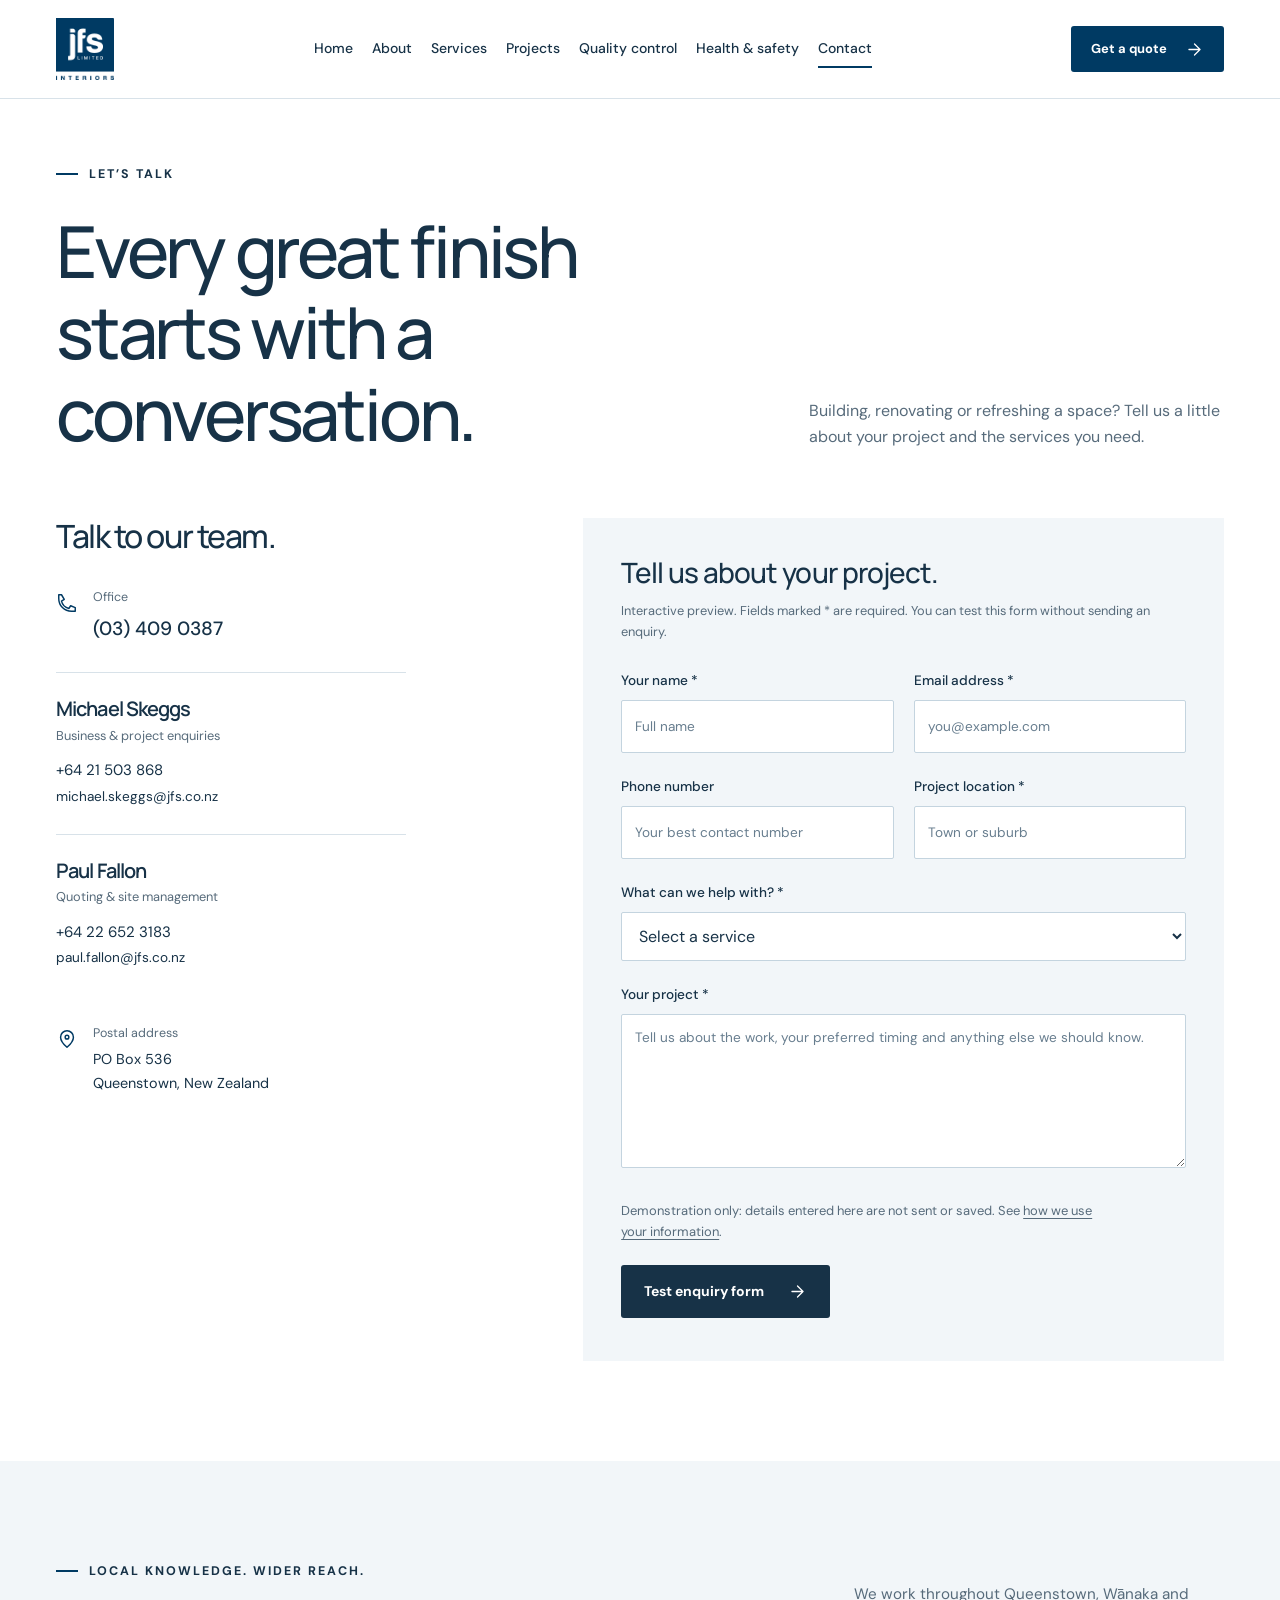
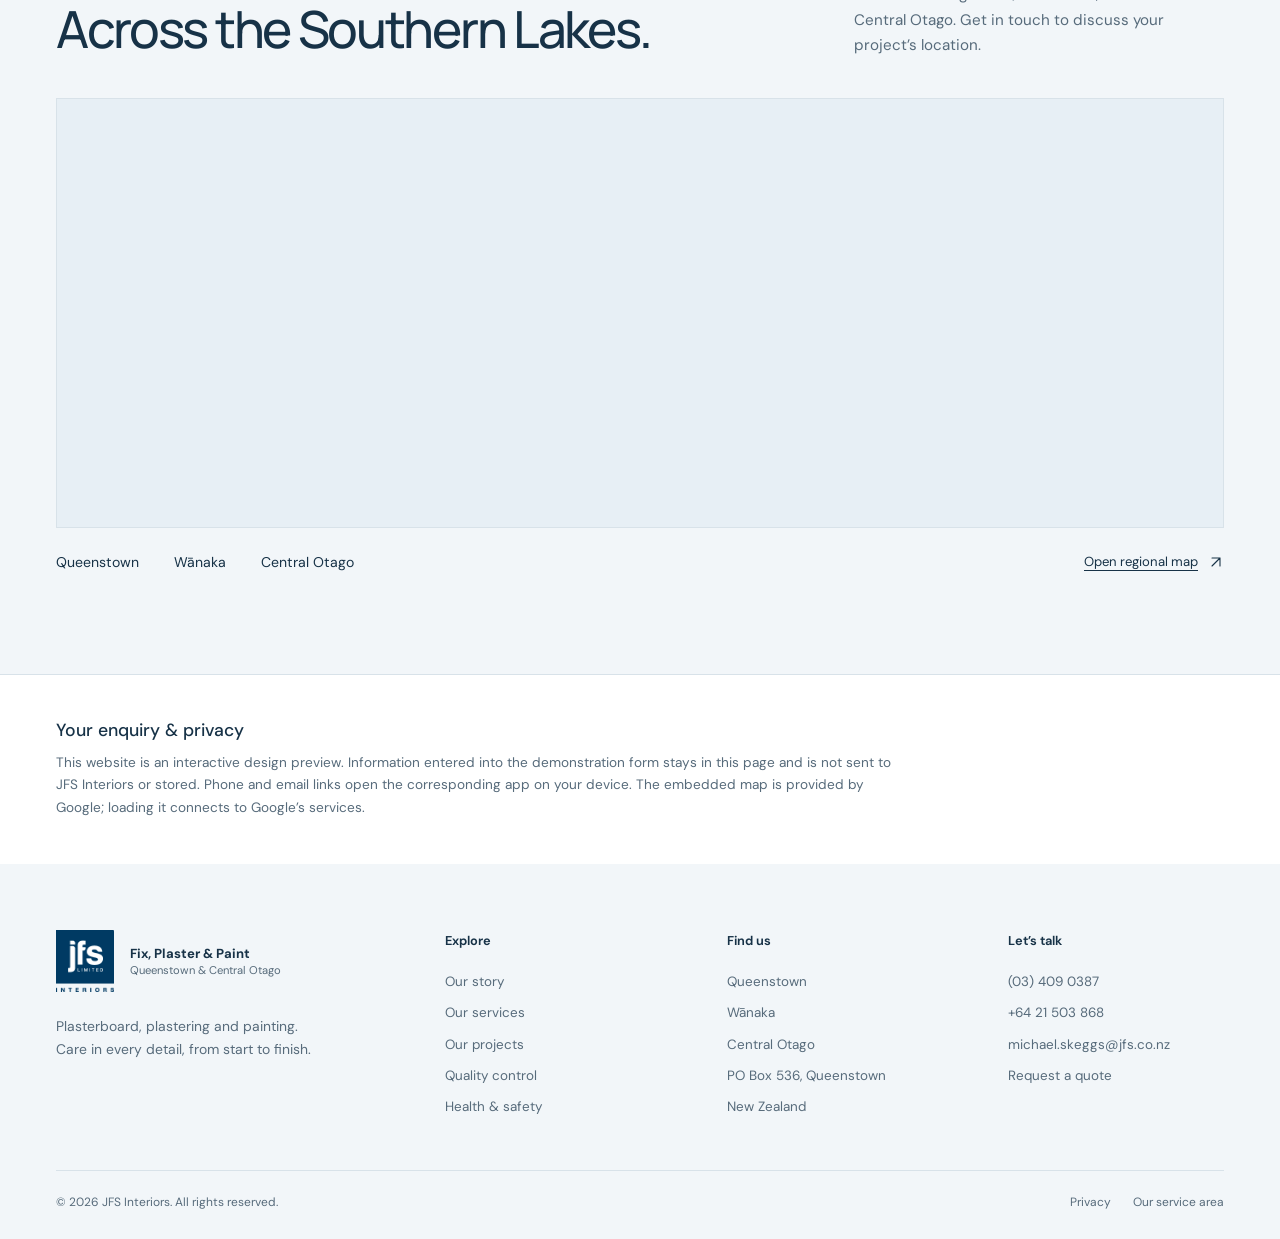
<file: contact-us.html>
<!DOCTYPE html>
<html lang="en-NZ"><head><meta charset="utf-8"><meta name="viewport" content="width=device-width, initial-scale=1"><meta name="theme-color" content="#003a63">
<title>Contact JFS Interiors | Get a Quote in Queenstown</title><meta name="description" content="Request a quote for GIB fixing, plastering or painting. Call JFS Interiors on (03) 409 0387. Serving Queenstown, Wānaka and Central Otago.">
<meta property="og:type" content="website"><meta property="og:locale" content="en_NZ"><meta property="og:site_name" content="JFS Interiors"><meta property="og:title" content="Contact JFS Interiors | Get a Quote in Queenstown"><meta property="og:description" content="Request a quote for GIB fixing, plastering or painting. Call JFS Interiors on (03) 409 0387. Serving Queenstown, Wānaka and Central Otago.">
<link rel="icon" type="image/svg+xml" href="data:image/svg+xml,%3Csvg%20xmlns%3D%22http%3A//www.w3.org/2000/svg%22%20viewBox%3D%220%200%2064%2064%22%3E%3Crect%20width%3D%2264%22%20height%3D%2264%22%20rx%3D%228%22%20fill%3D%22%23003a63%22/%3E%3Ctext%20x%3D%2232%22%20y%3D%2243%22%20text-anchor%3D%22middle%22%20font-family%3D%22Arial%2Csans-serif%22%20font-size%3D%2237%22%20font-weight%3D%22700%22%20fill%3D%22white%22%3Ejfs%3C/text%3E%3C/svg%3E">
<link rel="stylesheet" href="fonts.css"><link rel="stylesheet" href="styles.css?v=3"><script src="main.js?v=prototype-1" defer></script>

<meta name="robots" content="noindex, nofollow, noarchive"></head>
<body><a class="skip-link" href="#main">Skip to content</a><header class="site-header">
 <div class="container header-inner"><a class="wordmark" href="index.html" aria-label="JFS Interiors home"><img class="brand-logo" src="logo.png" width="136" height="146" alt="JFS Interiors"><span class="brand-description"><strong>Fix, Plaster &amp; Paint</strong><span>Queenstown &amp; Central Otago</span></span></a><nav class="desktop-nav" aria-label="Main navigation"><a href="index.html">Home</a><a href="about.html">About</a><a href="services.html">Services</a><a href="projects.html">Projects</a><a href="quality-control.html">Quality control</a><a href="health-and-safety.html">Health & safety</a><a href="contact-us.html" aria-current="page">Contact</a></nav>
 <a class="button header-cta" href="contact-us.html">Get a quote<svg class="" aria-hidden="true" viewBox="0 0 24 24"><path d="M5 12h14M12 5l7 7-7 7"/></svg></a><button class="menu-toggle" aria-label="Open navigation" aria-expanded="false" aria-controls="mobile-navigation"><svg class="" aria-hidden="true" viewBox="0 0 24 24"><path d="M3 7h18M3 17h18"/></svg></button></div>
 <nav id="mobile-navigation" class="mobile-nav" aria-label="Mobile navigation" hidden><a href="index.html">Home</a><a href="about.html">About</a><a href="services.html">Services</a><a href="projects.html">Projects</a><a href="quality-control.html">Quality control</a><a href="health-and-safety.html">Health & safety</a><a href="contact-us.html" aria-current="page">Contact</a></nav></header><main id="main"><section class="page-hero"><div class="container"><p class="eyebrow">LET’S TALK</p><div class="page-heading"><h1>Every great finish<br>starts with a conversation.</h1><p>Building, renovating or refreshing a space? Tell us a little about your project and the services you need.</p></div></div></section>
 <section class="section section-topless"><div class="container contact-layout"><div class="contact-information"><h2>Talk to our team.</h2>
 <div class="contact-row"><svg class="" aria-hidden="true" viewBox="0 0 24 24"><path d="M6 3H3v4c0 8 6 14 14 14h4v-4l-5-2-2 3c-4-1-7-4-8-8l3-2-3-5Z"/></svg><div><span>Office</span><a href="tel:+6434090387">(03) 409 0387</a></div></div>
 <div class="contact-person"><h3>Michael Skeggs</h3><p>Business &amp; project enquiries</p><a href="tel:+6421503868">+64 21 503 868</a><a class="email-link" href="mailto:michael.skeggs@jfs.co.nz">michael.skeggs@jfs.co.nz</a></div>
 <div class="contact-person"><h3>Paul Fallon</h3><p>Quoting &amp; site management</p><a href="tel:+64226523183">+64 22 652 3183</a><a class="email-link" href="mailto:paul.fallon@jfs.co.nz">paul.fallon@jfs.co.nz</a></div>
 <div class="contact-row"><svg class="" aria-hidden="true" viewBox="0 0 24 24"><path d="M19 10c0 5-7 11-7 11S5 15 5 10a7 7 0 1 1 14 0Z"/><circle cx="12" cy="10" r="2"/></svg><div><span>Postal address</span><p>PO Box 536<br>Queenstown, New Zealand</p></div></div>
 </div><div class="enquiry-panel"><h2>Tell us about your project.</h2><p class="form-intro">Interactive preview. Fields marked * are required. You can test this form without sending an enquiry.</p>
 <form id="enquiry-form" action="contact-us.html#enquiry-form" method="get"><fieldset id="demo-fields" disabled style="border:0;margin:0;padding:0;min-width:0">
 <div class="form-trap" aria-hidden="true"><label for="website">Leave this field empty</label><input id="website" name="website" type="text" tabindex="-1" autocomplete="off"></div>
 <div class="form-grid"><div class="field"><label for="name">Your name *</label><input id="name" name="name" autocomplete="name" required maxlength="100" placeholder="Full name"></div>
 <div class="field"><label for="email">Email address *</label><input id="email" name="email" type="email" autocomplete="email" required maxlength="200" placeholder="you@example.com"></div>
 <div class="field"><label for="phone">Phone number</label><input id="phone" name="phone" type="tel" autocomplete="tel" maxlength="40" placeholder="Your best contact number"></div>
 <div class="field"><label for="location">Project location *</label><input id="location" name="location" autocomplete="address-level2" required maxlength="160" placeholder="Town or suburb"></div>
 <div class="field field-full"><label for="service">What can we help with? *</label><select id="service" name="service" required><option value="">Select a service</option><option>GIB fixing</option><option>GIB stopping</option><option>Interior plastering</option><option>Interior painting</option><option>Exterior painting</option><option>Commercial painting</option><option>Plasterboard supply</option><option>Multiple services</option><option>Health &amp; safety documentation</option><option>General enquiry</option></select></div>
 <div class="field field-full"><label for="message">Your project *</label><textarea id="message" name="message" rows="5" required minlength="10" maxlength="4000" placeholder="Tell us about the work, your preferred timing and anything else we should know."></textarea></div></div>
 <p class="form-note">Demonstration only: details entered here are not sent or saved. See <a href="#privacy">how we use your information</a>.</p><button class="button button-dark" type="submit">Test enquiry form <svg class="" aria-hidden="true" viewBox="0 0 24 24"><path d="M5 12h14M12 5l7 7-7 7"/></svg></button>
 <p class="form-status" id="form-status" role="status" aria-live="polite" hidden></p>
 
 </fieldset><noscript><p class="form-note">Enable JavaScript to test this demonstration form. No enquiry will be sent.</p></noscript></form></div></div></section>
 <section class="section soft-section" id="service-area"><div class="container"><div class="section-heading"><div><p class="eyebrow">LOCAL KNOWLEDGE. WIDER REACH.</p><h2>Across the Southern Lakes.</h2></div><p>We work throughout Queenstown, Wānaka and Central Otago. Get in touch to discuss your project’s location.</p></div>
 <div class="area-map"><iframe title="Map of Queenstown, Wānaka and Central Otago service region" src="https://maps.google.com/maps?q=Central%20Otago%2C%20New%20Zealand&amp;z=8&amp;output=embed" width="1200" height="430" loading="lazy" referrerpolicy="no-referrer-when-downgrade" allowfullscreen></iframe></div><div class="area-links"><span>Queenstown</span><span>Wānaka</span><span>Central Otago</span><a href="https://www.google.com/maps/search/Queenstown+Wanaka+Central+Otago+New+Zealand/" target="_blank" rel="noopener noreferrer">Open regional map <svg class="" aria-hidden="true" viewBox="0 0 24 24"><path d="M6 18 18 6M6 6h12v12"/></svg></a></div></div></section>
 <section class="privacy-section" id="privacy"><div class="container"><h2>Your enquiry &amp; privacy</h2><p>This website is an interactive design preview. Information entered into the demonstration form stays in this page and is not sent to JFS Interiors or stored. Phone and email links open the corresponding app on your device. The embedded map is provided by Google; loading it connects to Google’s services.</p></div></section></main><footer class="site-footer"><div class="container"><div class="footer-grid">
 <div class="footer-brand"><a class="wordmark" href="index.html" aria-label="JFS Interiors home"><img class="brand-logo" src="logo.png" width="136" height="146" alt="JFS Interiors"><span class="brand-description"><strong>Fix, Plaster &amp; Paint</strong><span>Queenstown &amp; Central Otago</span></span></a><p>Plasterboard, plastering and painting.<br>Care in every detail, from start to finish.</p></div>
 <div><p class="footer-title">Explore</p><ul class="footer-list"><li><a href="about.html">Our story</a></li><li><a href="services.html">Our services</a></li><li><a href="projects.html">Our projects</a></li><li><a href="quality-control.html">Quality control</a></li><li><a href="health-and-safety.html">Health &amp; safety</a></li></ul></div>
 <div><p class="footer-title">Find us</p><ul class="footer-list"><li>Queenstown</li><li>Wānaka</li><li>Central Otago</li><li>PO Box 536, Queenstown</li><li>New Zealand</li></ul></div>
 <div><p class="footer-title">Let’s talk</p><ul class="footer-list"><li><a href="tel:+6434090387">(03) 409 0387</a></li><li><a href="tel:+6421503868">+64 21 503 868</a></li><li><a class="email-link" href="mailto:michael.skeggs@jfs.co.nz">michael.skeggs@jfs.co.nz</a></li><li><a href="contact-us.html">Request a quote</a></li></ul></div>
 </div><div class="footer-bottom"><p>© 2026 JFS Interiors. All rights reserved.</p><nav aria-label="Footer information"><a href="#privacy">Privacy</a><a href="#service-area">Our service area</a></nav></div></div></footer>
 <div class="mobile-contact" aria-label="Quick contact"><a class="button " href="contact-us.html">Get a quote<svg class="" aria-hidden="true" viewBox="0 0 24 24"><path d="M5 12h14M12 5l7 7-7 7"/></svg></a></div></body></html>
</file>
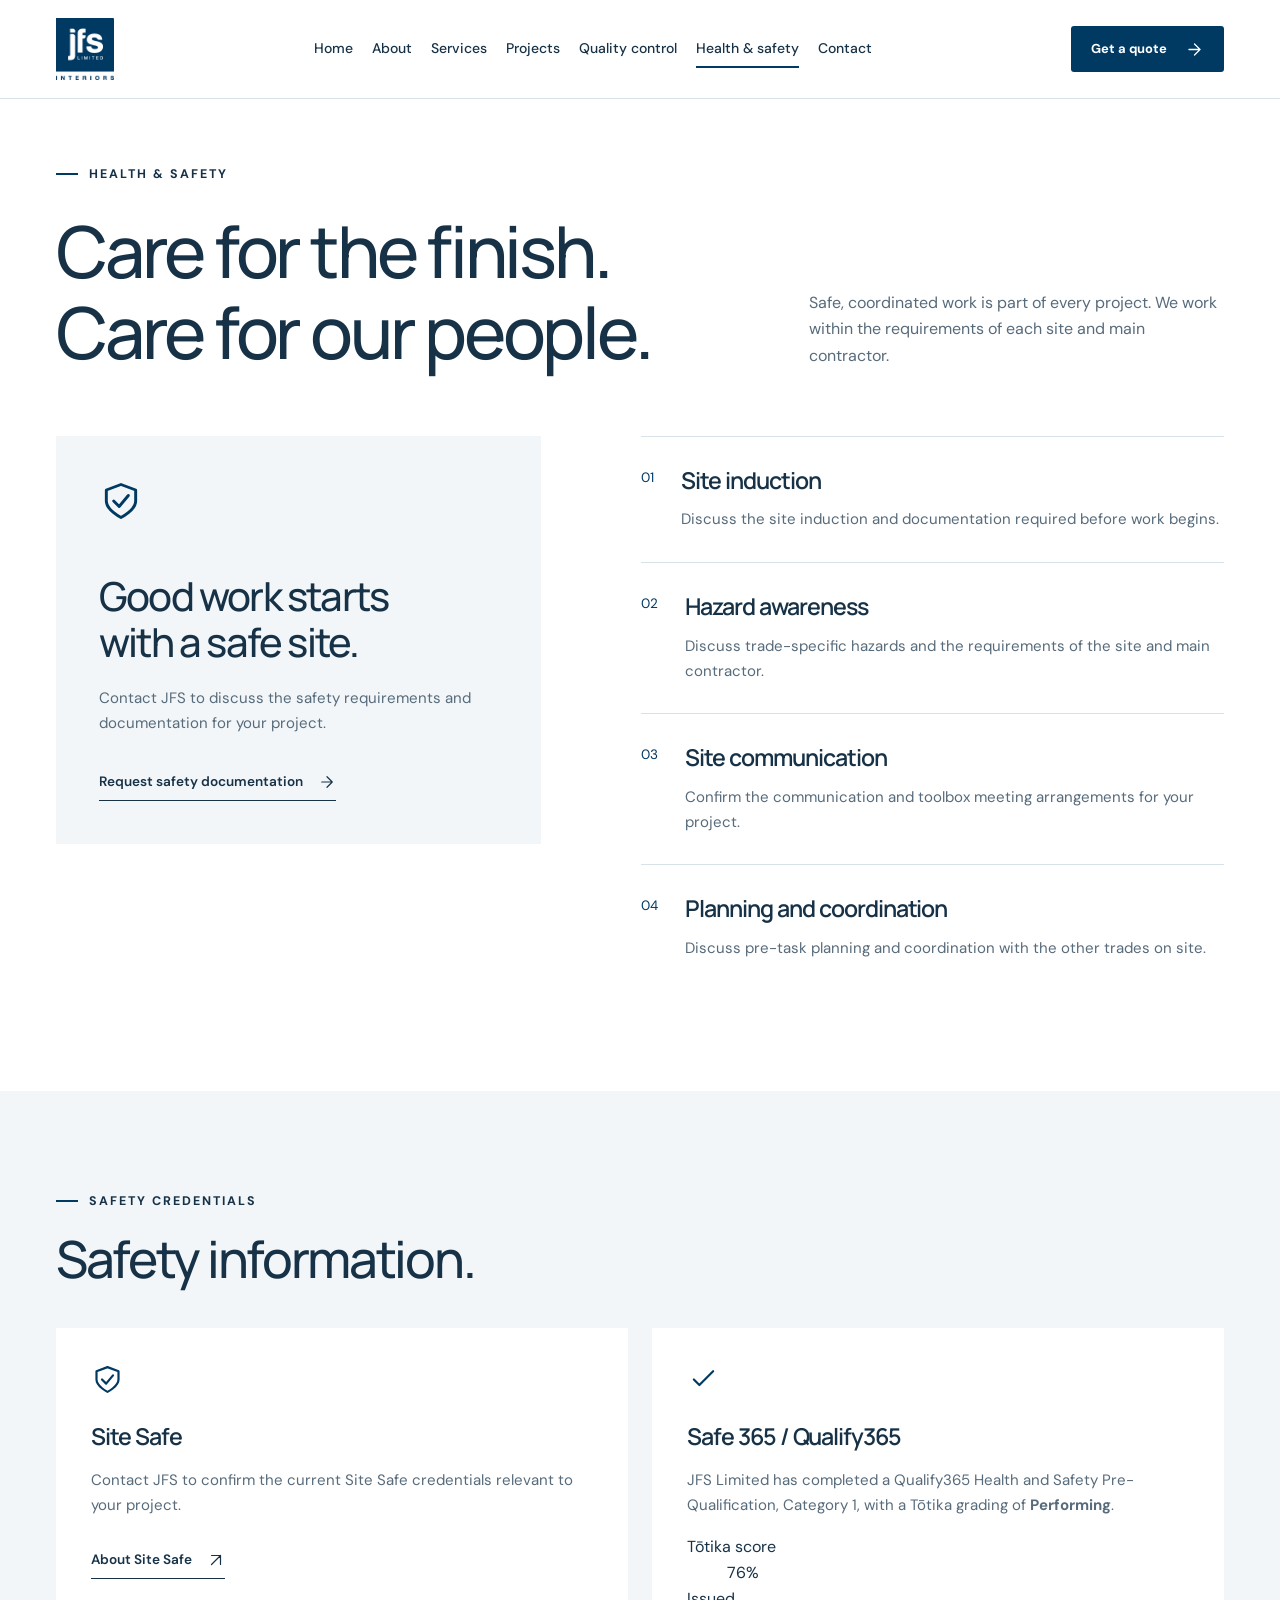
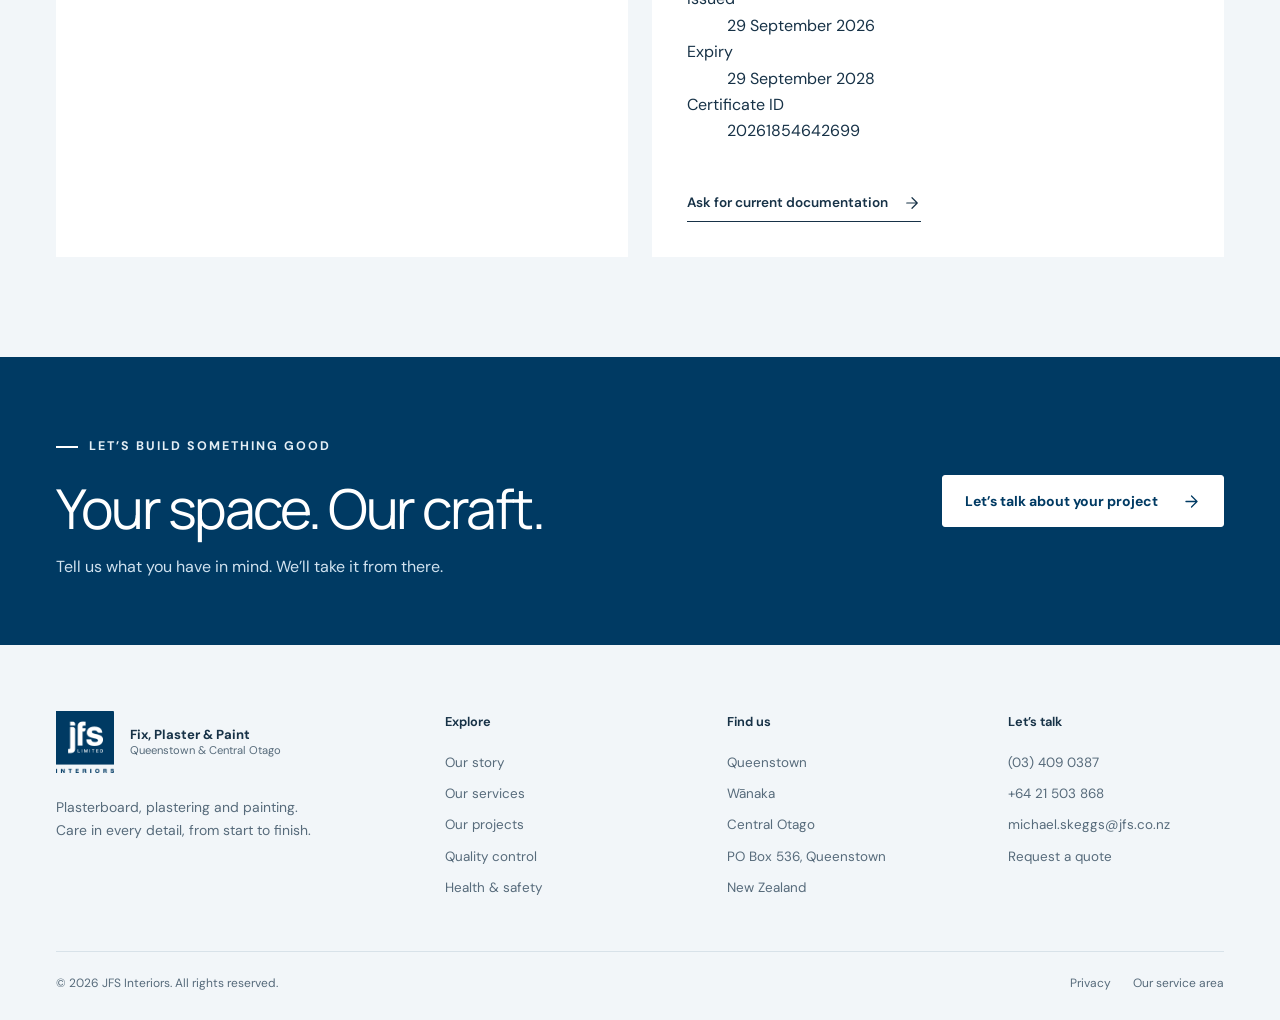
<file: health-and-safety.html>
<!DOCTYPE html>
<html lang="en-NZ"><head><meta charset="utf-8"><meta name="viewport" content="width=device-width, initial-scale=1"><meta name="theme-color" content="#003a63">
<title>Health &amp; Safety | JFS Interiors</title><meta name="description" content="Our approach to site induction, hazard awareness, toolbox talks and coordination for plastering and painting projects in the Southern Lakes.">
<meta property="og:type" content="website"><meta property="og:locale" content="en_NZ"><meta property="og:site_name" content="JFS Interiors"><meta property="og:title" content="Health &amp; Safety | JFS Interiors"><meta property="og:description" content="Our approach to site induction, hazard awareness, toolbox talks and coordination for plastering and painting projects in the Southern Lakes.">
<link rel="icon" type="image/svg+xml" href="data:image/svg+xml,%3Csvg%20xmlns%3D%22http%3A//www.w3.org/2000/svg%22%20viewBox%3D%220%200%2064%2064%22%3E%3Crect%20width%3D%2264%22%20height%3D%2264%22%20rx%3D%228%22%20fill%3D%22%23003a63%22/%3E%3Ctext%20x%3D%2232%22%20y%3D%2243%22%20text-anchor%3D%22middle%22%20font-family%3D%22Arial%2Csans-serif%22%20font-size%3D%2237%22%20font-weight%3D%22700%22%20fill%3D%22white%22%3Ejfs%3C/text%3E%3C/svg%3E">
<link rel="stylesheet" href="fonts.css"><link rel="stylesheet" href="styles.css?v=3"><script src="main.js?v=prototype-1" defer></script>

<meta name="robots" content="noindex, nofollow, noarchive"></head>
<body><a class="skip-link" href="#main">Skip to content</a><header class="site-header">
 <div class="container header-inner"><a class="wordmark" href="index.html" aria-label="JFS Interiors home"><img class="brand-logo" src="logo.png" width="136" height="146" alt="JFS Interiors"><span class="brand-description"><strong>Fix, Plaster &amp; Paint</strong><span>Queenstown &amp; Central Otago</span></span></a><nav class="desktop-nav" aria-label="Main navigation"><a href="index.html">Home</a><a href="about.html">About</a><a href="services.html">Services</a><a href="projects.html">Projects</a><a href="quality-control.html">Quality control</a><a href="health-and-safety.html" aria-current="page">Health & safety</a><a href="contact-us.html">Contact</a></nav>
 <a class="button header-cta" href="contact-us.html">Get a quote<svg class="" aria-hidden="true" viewBox="0 0 24 24"><path d="M5 12h14M12 5l7 7-7 7"/></svg></a><button class="menu-toggle" aria-label="Open navigation" aria-expanded="false" aria-controls="mobile-navigation"><svg class="" aria-hidden="true" viewBox="0 0 24 24"><path d="M3 7h18M3 17h18"/></svg></button></div>
 <nav id="mobile-navigation" class="mobile-nav" aria-label="Mobile navigation" hidden><a href="index.html">Home</a><a href="about.html">About</a><a href="services.html">Services</a><a href="projects.html">Projects</a><a href="quality-control.html">Quality control</a><a href="health-and-safety.html" aria-current="page">Health & safety</a><a href="contact-us.html">Contact</a></nav></header><main id="main"><section class="page-hero"><div class="container"><p class="eyebrow">HEALTH & SAFETY</p><div class="page-heading"><h1>Care for the finish.<br>Care for our people.</h1><p>Safe, coordinated work is part of every project. We work within the requirements of each site and main contractor.</p></div></div></section>
 <section class="section section-topless"><div class="container safety-layout"><div class="safety-statement"><svg class="" aria-hidden="true" viewBox="0 0 24 24"><path d="M12 3 4 6v6c0 5 8 9 8 9s8-4 8-9V6l-8-3Z"/><path d="m8 12 3 3 5-6"/></svg><h2>Good work starts<br>with a safe site.</h2><p>Contact JFS to discuss the safety requirements and documentation for your project.</p><a class="text-link" href="contact-us.html?service=Health%20%26%20safety%20documentation">Request safety documentation<svg class="" aria-hidden="true" viewBox="0 0 24 24"><path d="M5 12h14M12 5l7 7-7 7"/></svg></a></div><div class="safety-points">
 <article><span>01</span><div><h3>Site induction</h3><p>Discuss the site induction and documentation required before work begins.</p></div></article>
 <article><span>02</span><div><h3>Hazard awareness</h3><p>Discuss trade-specific hazards and the requirements of the site and main contractor.</p></div></article>
 <article><span>03</span><div><h3>Site communication</h3><p>Confirm the communication and toolbox meeting arrangements for your project.</p></div></article>
 <article><span>04</span><div><h3>Planning and coordination</h3><p>Discuss pre-task planning and coordination with the other trades on site.</p></div></article></div></div></section>
 <section class="section soft-section" id="credentials"><div class="container"><div class="section-heading"><div><p class="eyebrow">SAFETY CREDENTIALS</p><h2>Safety information.</h2></div></div><div class="credential-grid">
 <article><svg class="" aria-hidden="true" viewBox="0 0 24 24"><path d="M12 3 4 6v6c0 5 8 9 8 9s8-4 8-9V6l-8-3Z"/><path d="m8 12 3 3 5-6"/></svg><h3>Site Safe</h3><p>Contact JFS to confirm the current Site Safe credentials relevant to your project.</p><a class="text-link" href="https://www.sitesafe.org.nz/" target="_blank" rel="noopener noreferrer">About Site Safe <svg class="" aria-hidden="true" viewBox="0 0 24 24"><path d="M6 18 18 6M6 6h12v12"/></svg></a></article>
 <article><svg class="" aria-hidden="true" viewBox="0 0 24 24"><path d="m5 12 4 4L19 6"/></svg><h3>Safe 365 / Qualify365</h3><p>JFS Limited has completed a Qualify365 Health and Safety Pre-Qualification, Category 1, with a Tōtika grading of <strong>Performing</strong>.</p><dl><dt>Tōtika score</dt><dd>76%</dd><dt>Issued</dt><dd>29 September 2026</dd><dt>Expiry</dt><dd>29 September 2028</dd><dt>Certificate ID</dt><dd>20261854642699</dd></dl><a class="text-link" href="contact-us.html?service=Health%20%26%20safety%20documentation">Ask for current documentation<svg class="" aria-hidden="true" viewBox="0 0 24 24"><path d="M5 12h14M12 5l7 7-7 7"/></svg></a></article></div></div></section><section class="cta-band"><div class="container cta-inner"><div><p class="eyebrow">LET’S BUILD SOMETHING GOOD</p><h2>Your space. Our craft.</h2><p>Tell us what you have in mind. We’ll take it from there.</p></div><a class="button " href="contact-us.html">Let’s talk about your project<svg class="" aria-hidden="true" viewBox="0 0 24 24"><path d="M5 12h14M12 5l7 7-7 7"/></svg></a></div></section></main><footer class="site-footer"><div class="container"><div class="footer-grid">
 <div class="footer-brand"><a class="wordmark" href="index.html" aria-label="JFS Interiors home"><img class="brand-logo" src="logo.png" width="136" height="146" alt="JFS Interiors"><span class="brand-description"><strong>Fix, Plaster &amp; Paint</strong><span>Queenstown &amp; Central Otago</span></span></a><p>Plasterboard, plastering and painting.<br>Care in every detail, from start to finish.</p></div>
 <div><p class="footer-title">Explore</p><ul class="footer-list"><li><a href="about.html">Our story</a></li><li><a href="services.html">Our services</a></li><li><a href="projects.html">Our projects</a></li><li><a href="quality-control.html">Quality control</a></li><li><a href="health-and-safety.html">Health &amp; safety</a></li></ul></div>
 <div><p class="footer-title">Find us</p><ul class="footer-list"><li>Queenstown</li><li>Wānaka</li><li>Central Otago</li><li>PO Box 536, Queenstown</li><li>New Zealand</li></ul></div>
 <div><p class="footer-title">Let’s talk</p><ul class="footer-list"><li><a href="tel:+6434090387">(03) 409 0387</a></li><li><a href="tel:+6421503868">+64 21 503 868</a></li><li><a class="email-link" href="mailto:michael.skeggs@jfs.co.nz">michael.skeggs@jfs.co.nz</a></li><li><a href="contact-us.html">Request a quote</a></li></ul></div>
 </div><div class="footer-bottom"><p>© 2026 JFS Interiors. All rights reserved.</p><nav aria-label="Footer information"><a href="contact-us.html#privacy">Privacy</a><a href="contact-us.html#service-area">Our service area</a></nav></div></div></footer>
 <div class="mobile-contact" aria-label="Quick contact"><a class="button " href="contact-us.html">Get a quote<svg class="" aria-hidden="true" viewBox="0 0 24 24"><path d="M5 12h14M12 5l7 7-7 7"/></svg></a></div></body></html>
</file>
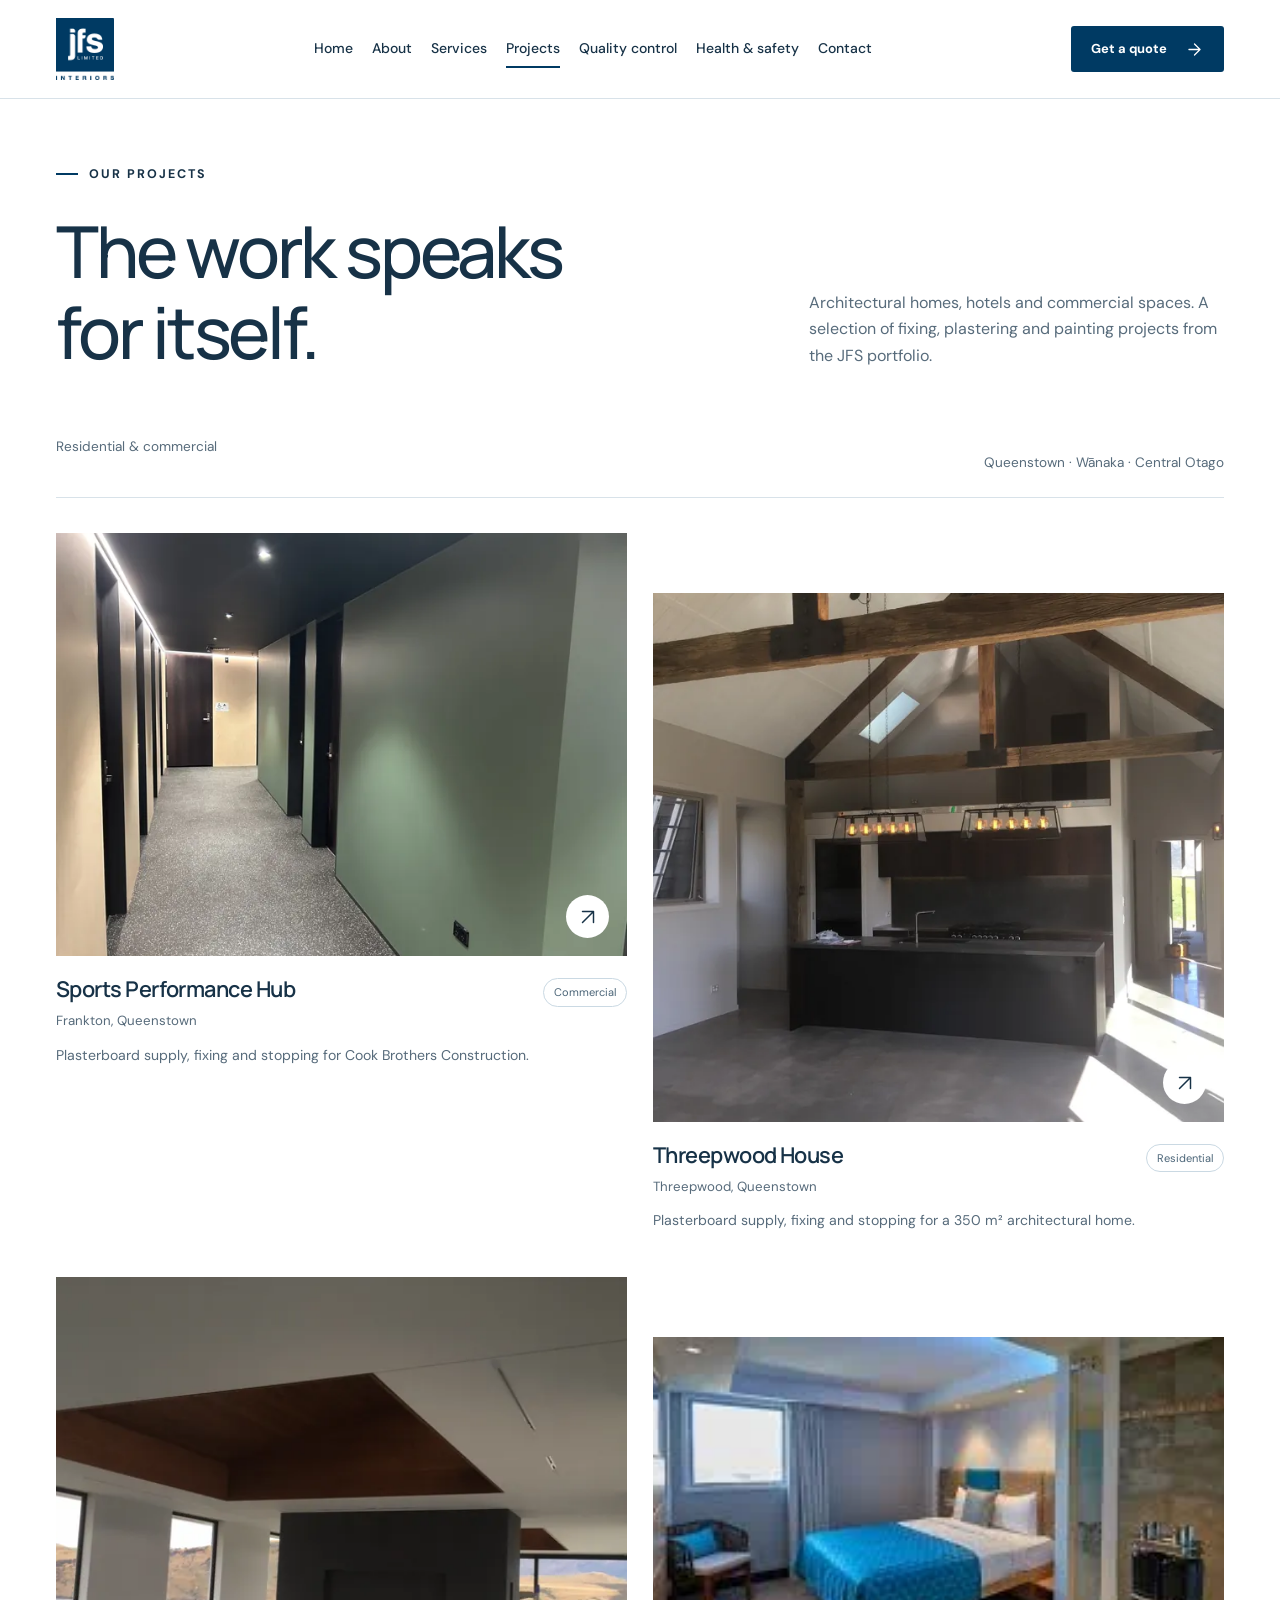
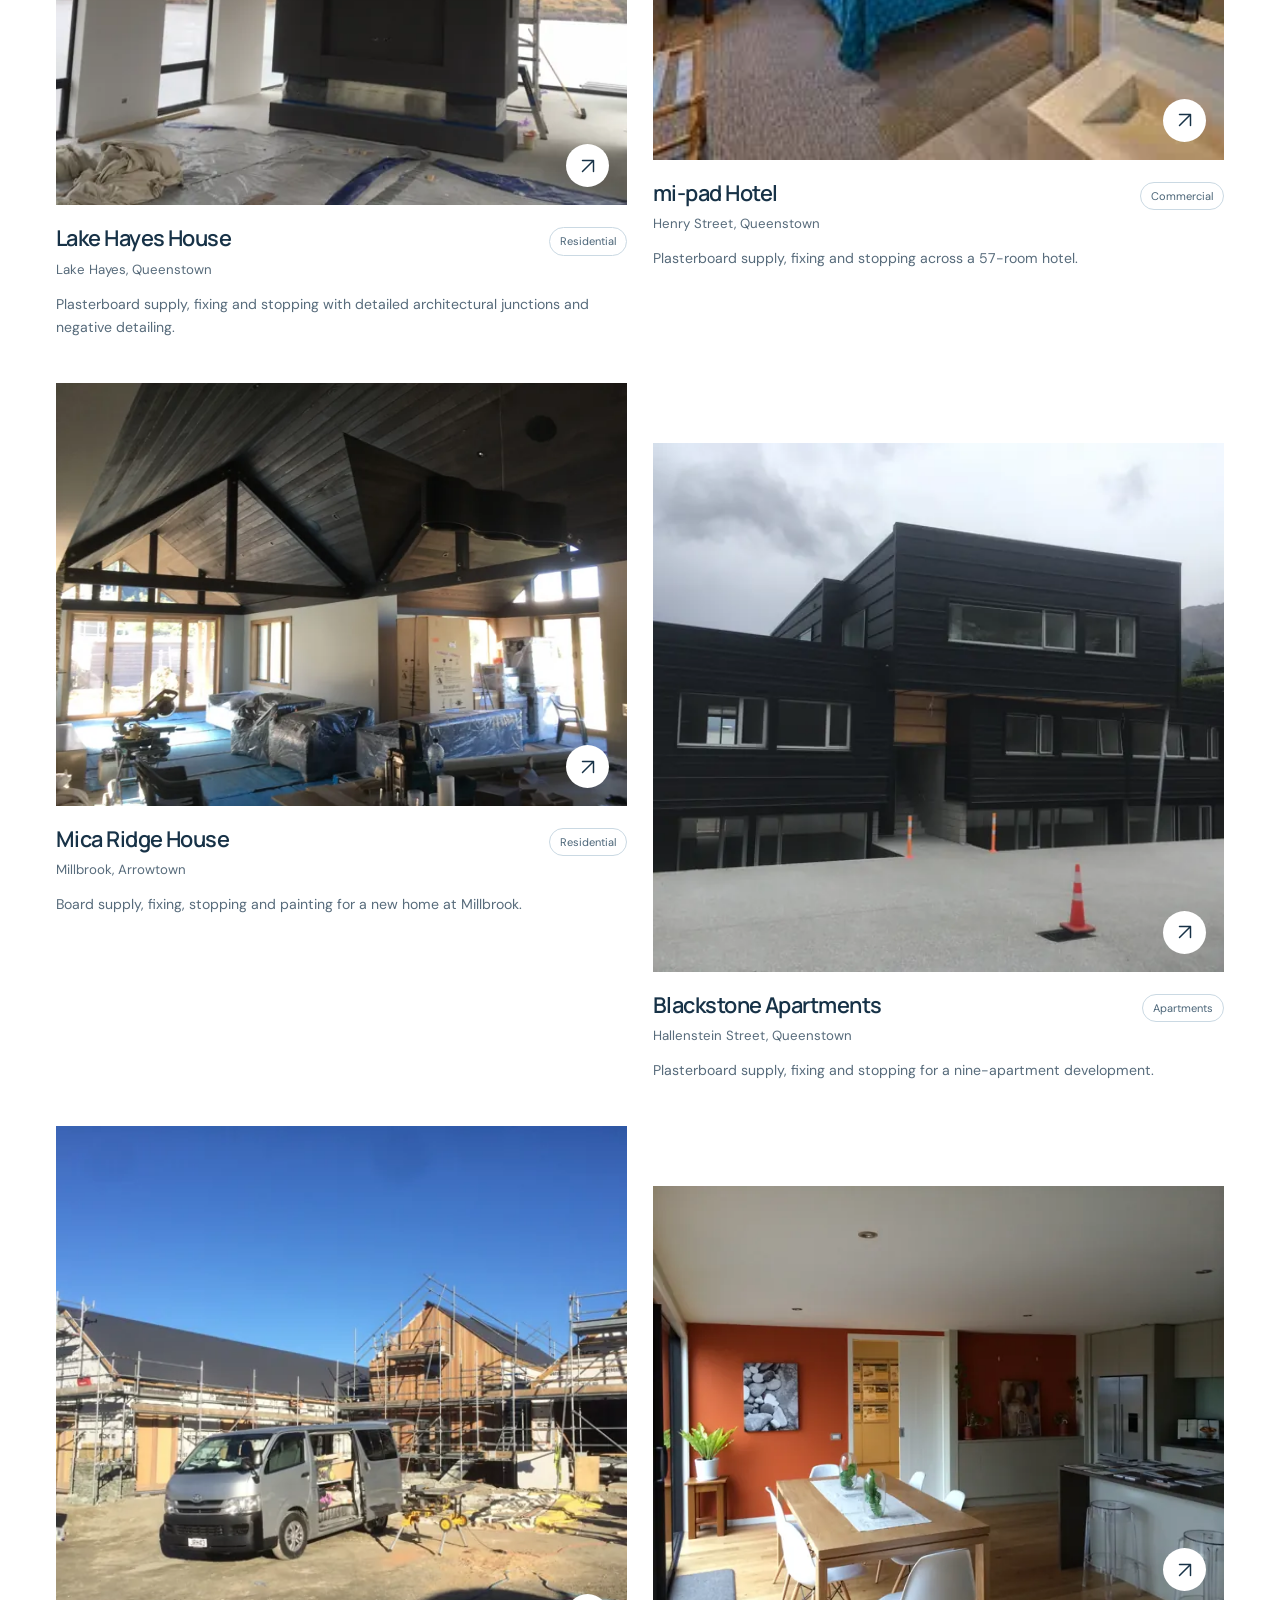
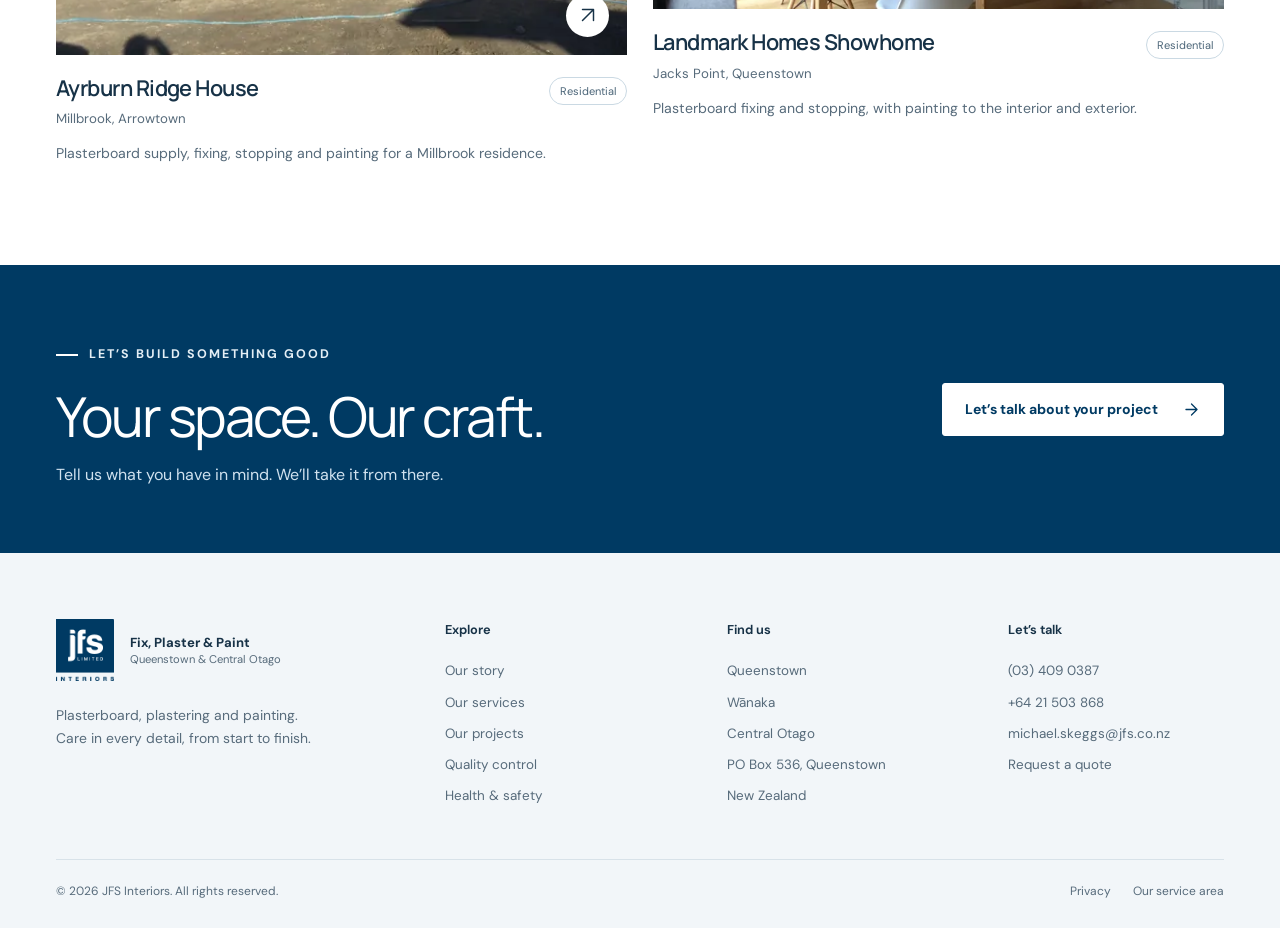
<file: projects.html>
<!DOCTYPE html>
<html lang="en-NZ"><head><meta charset="utf-8"><meta name="viewport" content="width=device-width, initial-scale=1"><meta name="theme-color" content="#003a63">
<title>Queenstown Residential &amp; Commercial Projects | JFS Interiors</title><meta name="description" content="Explore JFS Interiors’ plasterboard, plastering and painting portfolio, including architectural homes, hotels and commercial spaces in Queenstown.">
<meta property="og:type" content="website"><meta property="og:locale" content="en_NZ"><meta property="og:site_name" content="JFS Interiors"><meta property="og:title" content="Queenstown Residential &amp; Commercial Projects | JFS Interiors"><meta property="og:description" content="Explore JFS Interiors’ plasterboard, plastering and painting portfolio, including architectural homes, hotels and commercial spaces in Queenstown.">
<link rel="icon" type="image/svg+xml" href="data:image/svg+xml,%3Csvg%20xmlns%3D%22http%3A//www.w3.org/2000/svg%22%20viewBox%3D%220%200%2064%2064%22%3E%3Crect%20width%3D%2264%22%20height%3D%2264%22%20rx%3D%228%22%20fill%3D%22%23003a63%22/%3E%3Ctext%20x%3D%2232%22%20y%3D%2243%22%20text-anchor%3D%22middle%22%20font-family%3D%22Arial%2Csans-serif%22%20font-size%3D%2237%22%20font-weight%3D%22700%22%20fill%3D%22white%22%3Ejfs%3C/text%3E%3C/svg%3E">
<link rel="stylesheet" href="fonts.css"><link rel="stylesheet" href="styles.css?v=3"><script src="main.js?v=prototype-1" defer></script>

<meta name="robots" content="noindex, nofollow, noarchive"></head>
<body><a class="skip-link" href="#main">Skip to content</a><header class="site-header">
 <div class="container header-inner"><a class="wordmark" href="index.html" aria-label="JFS Interiors home"><img class="brand-logo" src="logo.png" width="136" height="146" alt="JFS Interiors"><span class="brand-description"><strong>Fix, Plaster &amp; Paint</strong><span>Queenstown &amp; Central Otago</span></span></a><nav class="desktop-nav" aria-label="Main navigation"><a href="index.html">Home</a><a href="about.html">About</a><a href="services.html">Services</a><a href="projects.html" aria-current="page">Projects</a><a href="quality-control.html">Quality control</a><a href="health-and-safety.html">Health & safety</a><a href="contact-us.html">Contact</a></nav>
 <a class="button header-cta" href="contact-us.html">Get a quote<svg class="" aria-hidden="true" viewBox="0 0 24 24"><path d="M5 12h14M12 5l7 7-7 7"/></svg></a><button class="menu-toggle" aria-label="Open navigation" aria-expanded="false" aria-controls="mobile-navigation"><svg class="" aria-hidden="true" viewBox="0 0 24 24"><path d="M3 7h18M3 17h18"/></svg></button></div>
 <nav id="mobile-navigation" class="mobile-nav" aria-label="Mobile navigation" hidden><a href="index.html">Home</a><a href="about.html">About</a><a href="services.html">Services</a><a href="projects.html" aria-current="page">Projects</a><a href="quality-control.html">Quality control</a><a href="health-and-safety.html">Health & safety</a><a href="contact-us.html">Contact</a></nav></header><main id="main"><section class="page-hero"><div class="container"><p class="eyebrow">OUR PROJECTS</p><div class="page-heading"><h1>The work speaks<br>for itself.</h1><p>Architectural homes, hotels and commercial spaces. A selection of fixing, plastering and painting projects from the JFS portfolio.</p></div></div></section>
 <section class="section section-topless"><div class="container"><div class="portfolio-intro"><p>Residential &amp; commercial</p><p>Queenstown · Wānaka · Central Otago</p></div>
 <div class="project-grid portfolio-grid"><article class="project-card" id="sports-hub"><div class="project-image"><img class="" src="sports-hub.webp" srcset="sports-hub-small.webp 680w, sports-hub.webp 1600w" sizes="(max-width: 680px) 100vw, 50vw" alt="Completed interior corridor at the Sports Performance Hub in Frankton" width="1600" height="1200" loading="lazy" decoding="async">
 <button class="open-project" data-project="sports-hub" aria-label="View Sports Performance Hub"><svg class="" aria-hidden="true" viewBox="0 0 24 24"><path d="M6 18 18 6M6 6h12v12"/></svg></button></div>
 <div class="project-label"><div><h3>Sports Performance Hub</h3><p class="project-place">Frankton, Queenstown</p></div><span class="tag">Commercial</span></div>
 <p class="project-description">Plasterboard supply, fixing and stopping for Cook Brothers Construction.</p></article><article class="project-card" id="threepwood"><div class="project-image"><img class="" src="threepwood.webp" srcset="threepwood-small.webp 680w, threepwood.webp 1350w" sizes="(max-width: 680px) 100vw, 50vw" alt="Light-filled interior with plasterboard wall and ceiling finishes at Threepwood House" width="1350" height="1800" loading="lazy" decoding="async">
 <button class="open-project" data-project="threepwood" aria-label="View Threepwood House"><svg class="" aria-hidden="true" viewBox="0 0 24 24"><path d="M6 18 18 6M6 6h12v12"/></svg></button></div>
 <div class="project-label"><div><h3>Threepwood House</h3><p class="project-place">Threepwood, Queenstown</p></div><span class="tag">Residential</span></div>
 <p class="project-description">Plasterboard supply, fixing and stopping for a 350 m² architectural home.</p></article><article class="project-card" id="lake-hayes"><div class="project-image"><img class="" src="lake-hayes.webp" srcset="lake-hayes-small.webp 680w, lake-hayes.webp 1600w" sizes="(max-width: 680px) 100vw, 50vw" alt="Architectural home at Lake Hayes during interior finishing work" width="1600" height="1200" loading="lazy" decoding="async">
 <button class="open-project" data-project="lake-hayes" aria-label="View Lake Hayes House"><svg class="" aria-hidden="true" viewBox="0 0 24 24"><path d="M6 18 18 6M6 6h12v12"/></svg></button></div>
 <div class="project-label"><div><h3>Lake Hayes House</h3><p class="project-place">Lake Hayes, Queenstown</p></div><span class="tag">Residential</span></div>
 <p class="project-description">Plasterboard supply, fixing and stopping with detailed architectural junctions and negative detailing.</p></article><article class="project-card" id="mipad"><div class="project-image"><img class="" src="mipad.webp" alt="mi-pad hotel construction project on Henry Street in Queenstown" width="275" height="183" loading="lazy" decoding="async">
 <button class="open-project" data-project="mipad" aria-label="View mi-pad Hotel"><svg class="" aria-hidden="true" viewBox="0 0 24 24"><path d="M6 18 18 6M6 6h12v12"/></svg></button></div>
 <div class="project-label"><div><h3>mi-pad Hotel</h3><p class="project-place">Henry Street, Queenstown</p></div><span class="tag">Commercial</span></div>
 <p class="project-description">Plasterboard supply, fixing and stopping across a 57-room hotel.</p></article><article class="project-card" id="mica-ridge"><div class="project-image"><img class="" src="mica-ridge.webp" srcset="mica-ridge-small.webp 680w, mica-ridge.webp 1600w" sizes="(max-width: 680px) 100vw, 50vw" alt="Mica Ridge residential project at Millbrook" width="1600" height="1200" loading="lazy" decoding="async">
 <button class="open-project" data-project="mica-ridge" aria-label="View Mica Ridge House"><svg class="" aria-hidden="true" viewBox="0 0 24 24"><path d="M6 18 18 6M6 6h12v12"/></svg></button></div>
 <div class="project-label"><div><h3>Mica Ridge House</h3><p class="project-place">Millbrook, Arrowtown</p></div><span class="tag">Residential</span></div>
 <p class="project-description">Board supply, fixing, stopping and painting for a new home at Millbrook.</p></article><article class="project-card" id="blackstone"><div class="project-image"><img class="" src="blackstone.webp" srcset="blackstone-small.webp 680w, blackstone.webp 1600w" sizes="(max-width: 680px) 100vw, 50vw" alt="Blackstone Apartments development on Hallenstein Street" width="1600" height="1200" loading="lazy" decoding="async">
 <button class="open-project" data-project="blackstone" aria-label="View Blackstone Apartments"><svg class="" aria-hidden="true" viewBox="0 0 24 24"><path d="M6 18 18 6M6 6h12v12"/></svg></button></div>
 <div class="project-label"><div><h3>Blackstone Apartments</h3><p class="project-place">Hallenstein Street, Queenstown</p></div><span class="tag">Apartments</span></div>
 <p class="project-description">Plasterboard supply, fixing and stopping for a nine-apartment development.</p></article><article class="project-card" id="ayrburn-ridge"><div class="project-image"><img class="" src="ayrburn-ridge.webp" srcset="ayrburn-ridge-small.webp 680w, ayrburn-ridge.webp 1600w" sizes="(max-width: 680px) 100vw, 50vw" alt="Ayrburn Ridge home at Millbrook during construction" width="1600" height="1200" loading="lazy" decoding="async">
 <button class="open-project" data-project="ayrburn-ridge" aria-label="View Ayrburn Ridge House"><svg class="" aria-hidden="true" viewBox="0 0 24 24"><path d="M6 18 18 6M6 6h12v12"/></svg></button></div>
 <div class="project-label"><div><h3>Ayrburn Ridge House</h3><p class="project-place">Millbrook, Arrowtown</p></div><span class="tag">Residential</span></div>
 <p class="project-description">Plasterboard supply, fixing, stopping and painting for a Millbrook residence.</p></article><article class="project-card" id="showhome"><div class="project-image"><img class="" src="showhome.webp" srcset="showhome-small.webp 680w, showhome.webp 1600w" sizes="(max-width: 680px) 100vw, 50vw" alt="Landmark Homes showhome at Jacks Point, Queenstown" width="1600" height="1200" loading="lazy" decoding="async">
 <button class="open-project" data-project="showhome" aria-label="View Landmark Homes Showhome"><svg class="" aria-hidden="true" viewBox="0 0 24 24"><path d="M6 18 18 6M6 6h12v12"/></svg></button></div>
 <div class="project-label"><div><h3>Landmark Homes Showhome</h3><p class="project-place">Jacks Point, Queenstown</p></div><span class="tag">Residential</span></div>
 <p class="project-description">Plasterboard fixing and stopping, with painting to the interior and exterior.</p></article></div></div></section><section class="cta-band"><div class="container cta-inner"><div><p class="eyebrow">LET’S BUILD SOMETHING GOOD</p><h2>Your space. Our craft.</h2><p>Tell us what you have in mind. We’ll take it from there.</p></div><a class="button " href="contact-us.html">Let’s talk about your project<svg class="" aria-hidden="true" viewBox="0 0 24 24"><path d="M5 12h14M12 5l7 7-7 7"/></svg></a></div></section><dialog class="project-dialog" id="project-dialog" aria-labelledby="dialog-title"><button class="dialog-close" aria-label="Close project"><svg class="" aria-hidden="true" viewBox="0 0 24 24"><path d="m6 6 12 12M18 6 6 18"/></svg></button>
 <img id="dialog-image" hidden alt=""><div class="dialog-copy"><p class="eyebrow" id="dialog-type"></p><h2 id="dialog-title"></h2><p class="muted" id="dialog-place"></p><p id="dialog-description"></p><div class="dialog-actions"><a class="button " href="contact-us.html">Discuss a similar project<svg class="" aria-hidden="true" viewBox="0 0 24 24"><path d="M5 12h14M12 5l7 7-7 7"/></svg></a><a class="text-link" id="dialog-source" target="_blank" rel="noopener noreferrer">Original project <svg class="" aria-hidden="true" viewBox="0 0 24 24"><path d="M6 18 18 6M6 6h12v12"/></svg></a></div></div></dialog>
 <script type="application/json" id="project-data">[{"id":"sports-hub","name":"Sports Performance Hub","place":"Frankton, Queenstown","type":"Commercial","image":"sports-hub","alt":"Completed interior corridor at the Sports Performance Hub in Frankton","description":"Plasterboard supply, fixing and stopping for Cook Brothers Construction.","source":"https://www.jfs.co.nz/projects/sports-performance-hub-frankton/"},{"id":"threepwood","name":"Threepwood House","place":"Threepwood, Queenstown","type":"Residential","image":"threepwood","alt":"Light-filled interior with plasterboard wall and ceiling finishes at Threepwood House","description":"Plasterboard supply, fixing and stopping for a 350 m² architectural home.","source":"https://www.jfs.co.nz/projects/threepwood-house/"},{"id":"lake-hayes","name":"Lake Hayes House","place":"Lake Hayes, Queenstown","type":"Residential","image":"lake-hayes","alt":"Architectural home at Lake Hayes during interior finishing work","description":"Plasterboard supply, fixing and stopping with detailed architectural junctions and negative detailing.","source":"https://www.jfs.co.nz/projects/lake-hayes-house/"},{"id":"mipad","name":"mi-pad Hotel","place":"Henry Street, Queenstown","type":"Commercial","image":"mipad","alt":"mi-pad hotel construction project on Henry Street in Queenstown","description":"Plasterboard supply, fixing and stopping across a 57-room hotel.","source":"https://www.jfs.co.nz/projects/mipad-57-room-hotel-henry-street/"},{"id":"mica-ridge","name":"Mica Ridge House","place":"Millbrook, Arrowtown","type":"Residential","image":"mica-ridge","alt":"Mica Ridge residential project at Millbrook","description":"Board supply, fixing, stopping and painting for a new home at Millbrook.","source":"https://www.jfs.co.nz/projects/mica-ridge-house-millbrook-completed-october-16/"},{"id":"blackstone","name":"Blackstone Apartments","place":"Hallenstein Street, Queenstown","type":"Apartments","image":"blackstone","alt":"Blackstone Apartments development on Hallenstein Street","description":"Plasterboard supply, fixing and stopping for a nine-apartment development.","source":"https://www.jfs.co.nz/projects/blackstone-apartments-hallenstein-street-queenstown/"},{"id":"ayrburn-ridge","name":"Ayrburn Ridge House","place":"Millbrook, Arrowtown","type":"Residential","image":"ayrburn-ridge","alt":"Ayrburn Ridge home at Millbrook during construction","description":"Plasterboard supply, fixing, stopping and painting for a Millbrook residence.","source":"https://www.jfs.co.nz/projects/ayrburn-ridge-house-millbrook/"},{"id":"showhome","name":"Landmark Homes Showhome","place":"Jacks Point, Queenstown","type":"Residential","image":"showhome","alt":"Landmark Homes showhome at Jacks Point, Queenstown","description":"Plasterboard fixing and stopping, with painting to the interior and exterior.","source":"https://www.jfs.co.nz/projects/jacks-point-showhome-for-landmark-homes/"}]</script></main><footer class="site-footer"><div class="container"><div class="footer-grid">
 <div class="footer-brand"><a class="wordmark" href="index.html" aria-label="JFS Interiors home"><img class="brand-logo" src="logo.png" width="136" height="146" alt="JFS Interiors"><span class="brand-description"><strong>Fix, Plaster &amp; Paint</strong><span>Queenstown &amp; Central Otago</span></span></a><p>Plasterboard, plastering and painting.<br>Care in every detail, from start to finish.</p></div>
 <div><p class="footer-title">Explore</p><ul class="footer-list"><li><a href="about.html">Our story</a></li><li><a href="services.html">Our services</a></li><li><a href="projects.html">Our projects</a></li><li><a href="quality-control.html">Quality control</a></li><li><a href="health-and-safety.html">Health &amp; safety</a></li></ul></div>
 <div><p class="footer-title">Find us</p><ul class="footer-list"><li>Queenstown</li><li>Wānaka</li><li>Central Otago</li><li>PO Box 536, Queenstown</li><li>New Zealand</li></ul></div>
 <div><p class="footer-title">Let’s talk</p><ul class="footer-list"><li><a href="tel:+6434090387">(03) 409 0387</a></li><li><a href="tel:+6421503868">+64 21 503 868</a></li><li><a class="email-link" href="mailto:michael.skeggs@jfs.co.nz">michael.skeggs@jfs.co.nz</a></li><li><a href="contact-us.html">Request a quote</a></li></ul></div>
 </div><div class="footer-bottom"><p>© 2026 JFS Interiors. All rights reserved.</p><nav aria-label="Footer information"><a href="contact-us.html#privacy">Privacy</a><a href="contact-us.html#service-area">Our service area</a></nav></div></div></footer>
 <div class="mobile-contact" aria-label="Quick contact"><a class="button " href="contact-us.html">Get a quote<svg class="" aria-hidden="true" viewBox="0 0 24 24"><path d="M5 12h14M12 5l7 7-7 7"/></svg></a></div></body></html>
</file>
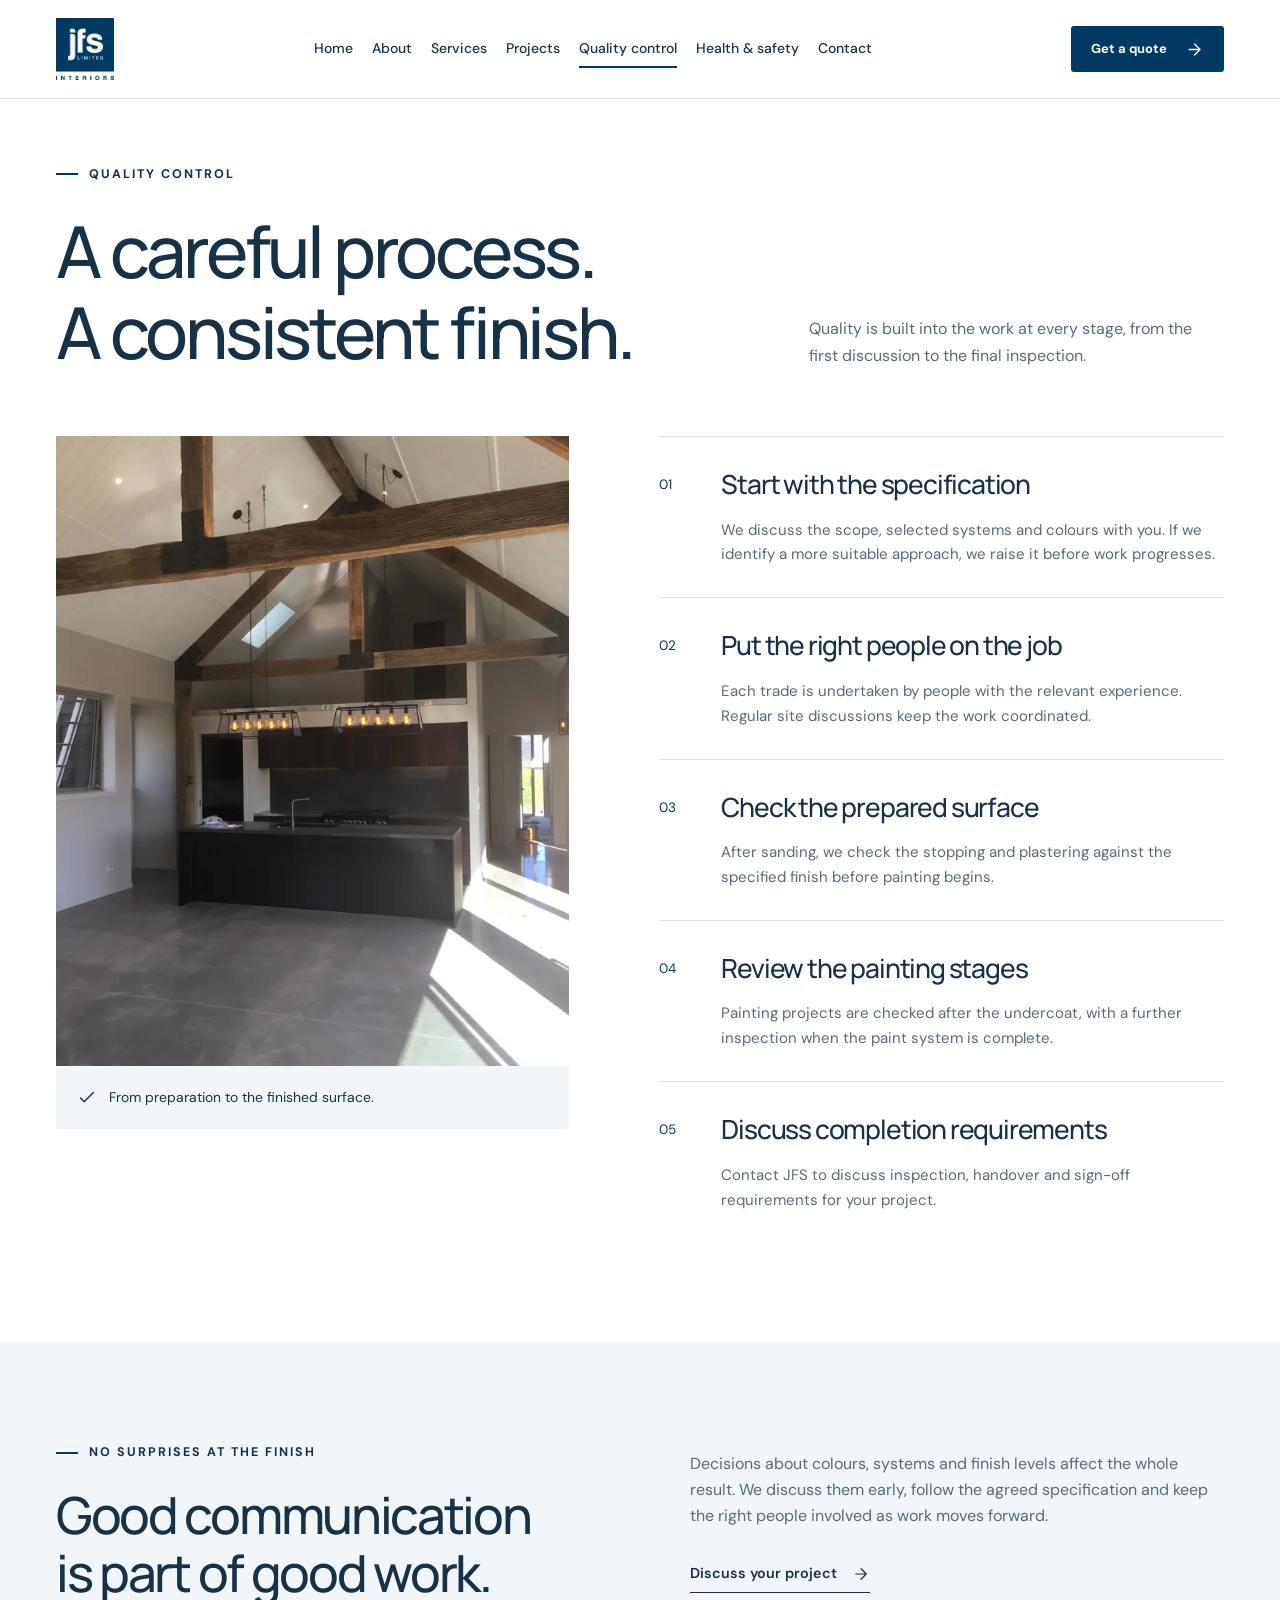
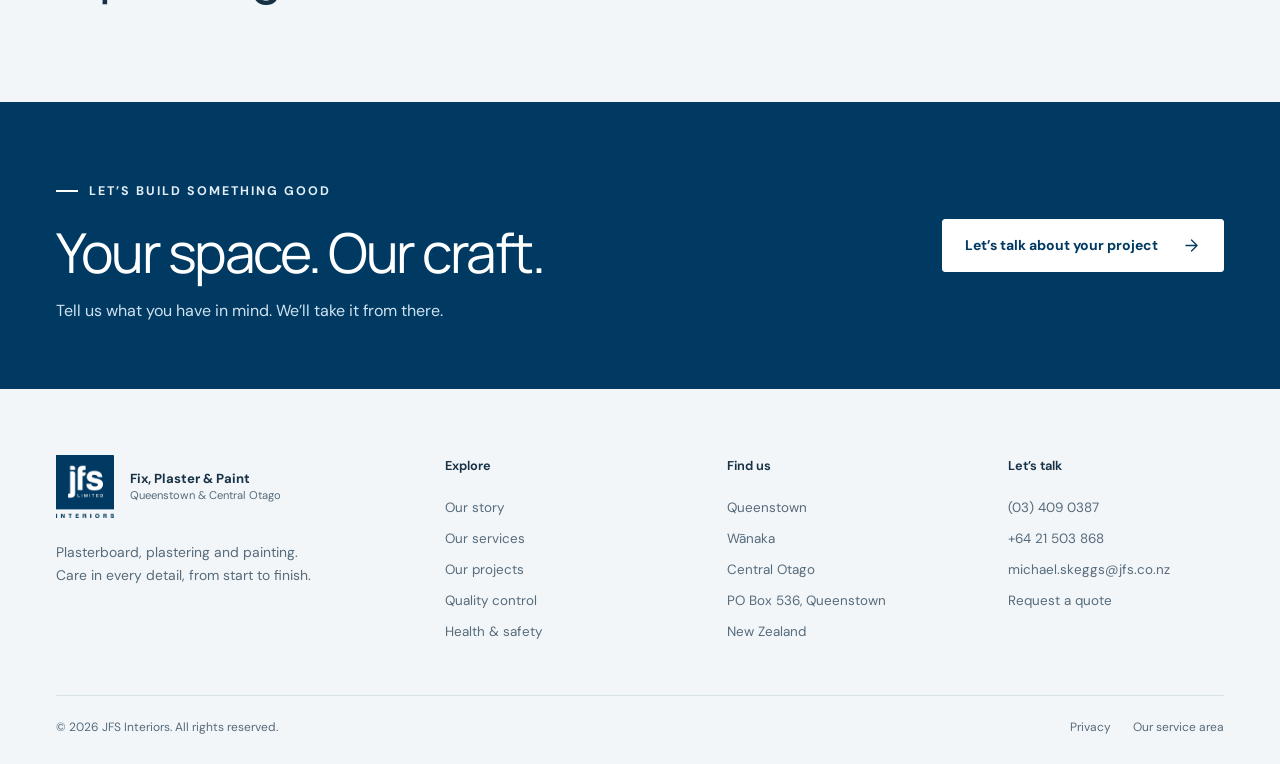
<file: quality-control.html>
<!DOCTYPE html>
<html lang="en-NZ"><head><meta charset="utf-8"><meta name="viewport" content="width=device-width, initial-scale=1"><meta name="theme-color" content="#003a63">
<title>Quality Control | JFS Interiors Queenstown</title><meta name="description" content="Discuss specifications, surface preparation, painting inspections and completion requirements with JFS Interiors.">
<meta property="og:type" content="website"><meta property="og:locale" content="en_NZ"><meta property="og:site_name" content="JFS Interiors"><meta property="og:title" content="Quality Control | JFS Interiors Queenstown"><meta property="og:description" content="Discuss specifications, surface preparation, painting inspections and completion requirements with JFS Interiors.">
<link rel="icon" type="image/svg+xml" href="data:image/svg+xml,%3Csvg%20xmlns%3D%22http%3A//www.w3.org/2000/svg%22%20viewBox%3D%220%200%2064%2064%22%3E%3Crect%20width%3D%2264%22%20height%3D%2264%22%20rx%3D%228%22%20fill%3D%22%23003a63%22/%3E%3Ctext%20x%3D%2232%22%20y%3D%2243%22%20text-anchor%3D%22middle%22%20font-family%3D%22Arial%2Csans-serif%22%20font-size%3D%2237%22%20font-weight%3D%22700%22%20fill%3D%22white%22%3Ejfs%3C/text%3E%3C/svg%3E">
<link rel="stylesheet" href="fonts.css"><link rel="stylesheet" href="styles.css?v=3"><script src="main.js?v=prototype-1" defer></script>

<meta name="robots" content="noindex, nofollow, noarchive"></head>
<body><a class="skip-link" href="#main">Skip to content</a><header class="site-header">
 <div class="container header-inner"><a class="wordmark" href="index.html" aria-label="JFS Interiors home"><img class="brand-logo" src="logo.png" width="136" height="146" alt="JFS Interiors"><span class="brand-description"><strong>Fix, Plaster &amp; Paint</strong><span>Queenstown &amp; Central Otago</span></span></a><nav class="desktop-nav" aria-label="Main navigation"><a href="index.html">Home</a><a href="about.html">About</a><a href="services.html">Services</a><a href="projects.html">Projects</a><a href="quality-control.html" aria-current="page">Quality control</a><a href="health-and-safety.html">Health & safety</a><a href="contact-us.html">Contact</a></nav>
 <a class="button header-cta" href="contact-us.html">Get a quote<svg class="" aria-hidden="true" viewBox="0 0 24 24"><path d="M5 12h14M12 5l7 7-7 7"/></svg></a><button class="menu-toggle" aria-label="Open navigation" aria-expanded="false" aria-controls="mobile-navigation"><svg class="" aria-hidden="true" viewBox="0 0 24 24"><path d="M3 7h18M3 17h18"/></svg></button></div>
 <nav id="mobile-navigation" class="mobile-nav" aria-label="Mobile navigation" hidden><a href="index.html">Home</a><a href="about.html">About</a><a href="services.html">Services</a><a href="projects.html">Projects</a><a href="quality-control.html" aria-current="page">Quality control</a><a href="health-and-safety.html">Health & safety</a><a href="contact-us.html">Contact</a></nav></header><main id="main"><section class="page-hero"><div class="container"><p class="eyebrow">QUALITY CONTROL</p><div class="page-heading"><h1>A careful process.<br>A consistent finish.</h1><p>Quality is built into the work at every stage, from the first discussion to the final inspection.</p></div></div></section>
 <section class="section section-topless"><div class="container process-layout"><div class="process-visual"><img class="process-photo" src="quality.webp" srcset="quality-small.webp 680w, quality.webp 1350w" sizes="(max-width: 680px) 100vw, 50vw" alt="Interior wall and ceiling finishes" width="1350" height="1800" loading="eager" fetchpriority="high" decoding="async"><div class="process-caption"><svg class="" aria-hidden="true" viewBox="0 0 24 24"><path d="m5 12 4 4L19 6"/></svg>From preparation to the finished surface.</div></div><div class="process-list"><article class="process-step"><span>01</span><div><h2>Start with the specification</h2><p>We discuss the scope, selected systems and colours with you. If we identify a more suitable approach, we raise it before work progresses.</p></div></article><article class="process-step"><span>02</span><div><h2>Put the right people on the job</h2><p>Each trade is undertaken by people with the relevant experience. Regular site discussions keep the work coordinated.</p></div></article><article class="process-step"><span>03</span><div><h2>Check the prepared surface</h2><p>After sanding, we check the stopping and plastering against the specified finish before painting begins.</p></div></article><article class="process-step"><span>04</span><div><h2>Review the painting stages</h2><p>Painting projects are checked after the undercoat, with a further inspection when the paint system is complete.</p></div></article><article class="process-step"><span>05</span><div><h2>Discuss completion requirements</h2><p>Contact JFS to discuss inspection, handover and sign-off requirements for your project.</p></div></article></div></div></section>
 <section class="section soft-section"><div class="container simple-feature"><div><p class="eyebrow">NO SURPRISES AT THE FINISH</p><h2>Good communication<br>is part of good work.</h2></div><div><p>Decisions about colours, systems and finish levels affect the whole result. We discuss them early, follow the agreed specification and keep the right people involved as work moves forward.</p><a class="text-link" href="contact-us.html">Discuss your project<svg class="" aria-hidden="true" viewBox="0 0 24 24"><path d="M5 12h14M12 5l7 7-7 7"/></svg></a></div></div></section><section class="cta-band"><div class="container cta-inner"><div><p class="eyebrow">LET’S BUILD SOMETHING GOOD</p><h2>Your space. Our craft.</h2><p>Tell us what you have in mind. We’ll take it from there.</p></div><a class="button " href="contact-us.html">Let’s talk about your project<svg class="" aria-hidden="true" viewBox="0 0 24 24"><path d="M5 12h14M12 5l7 7-7 7"/></svg></a></div></section></main><footer class="site-footer"><div class="container"><div class="footer-grid">
 <div class="footer-brand"><a class="wordmark" href="index.html" aria-label="JFS Interiors home"><img class="brand-logo" src="logo.png" width="136" height="146" alt="JFS Interiors"><span class="brand-description"><strong>Fix, Plaster &amp; Paint</strong><span>Queenstown &amp; Central Otago</span></span></a><p>Plasterboard, plastering and painting.<br>Care in every detail, from start to finish.</p></div>
 <div><p class="footer-title">Explore</p><ul class="footer-list"><li><a href="about.html">Our story</a></li><li><a href="services.html">Our services</a></li><li><a href="projects.html">Our projects</a></li><li><a href="quality-control.html">Quality control</a></li><li><a href="health-and-safety.html">Health &amp; safety</a></li></ul></div>
 <div><p class="footer-title">Find us</p><ul class="footer-list"><li>Queenstown</li><li>Wānaka</li><li>Central Otago</li><li>PO Box 536, Queenstown</li><li>New Zealand</li></ul></div>
 <div><p class="footer-title">Let’s talk</p><ul class="footer-list"><li><a href="tel:+6434090387">(03) 409 0387</a></li><li><a href="tel:+6421503868">+64 21 503 868</a></li><li><a class="email-link" href="mailto:michael.skeggs@jfs.co.nz">michael.skeggs@jfs.co.nz</a></li><li><a href="contact-us.html">Request a quote</a></li></ul></div>
 </div><div class="footer-bottom"><p>© 2026 JFS Interiors. All rights reserved.</p><nav aria-label="Footer information"><a href="contact-us.html#privacy">Privacy</a><a href="contact-us.html#service-area">Our service area</a></nav></div></div></footer>
 <div class="mobile-contact" aria-label="Quick contact"><a class="button " href="contact-us.html">Get a quote<svg class="" aria-hidden="true" viewBox="0 0 24 24"><path d="M5 12h14M12 5l7 7-7 7"/></svg></a></div></body></html>
</file>
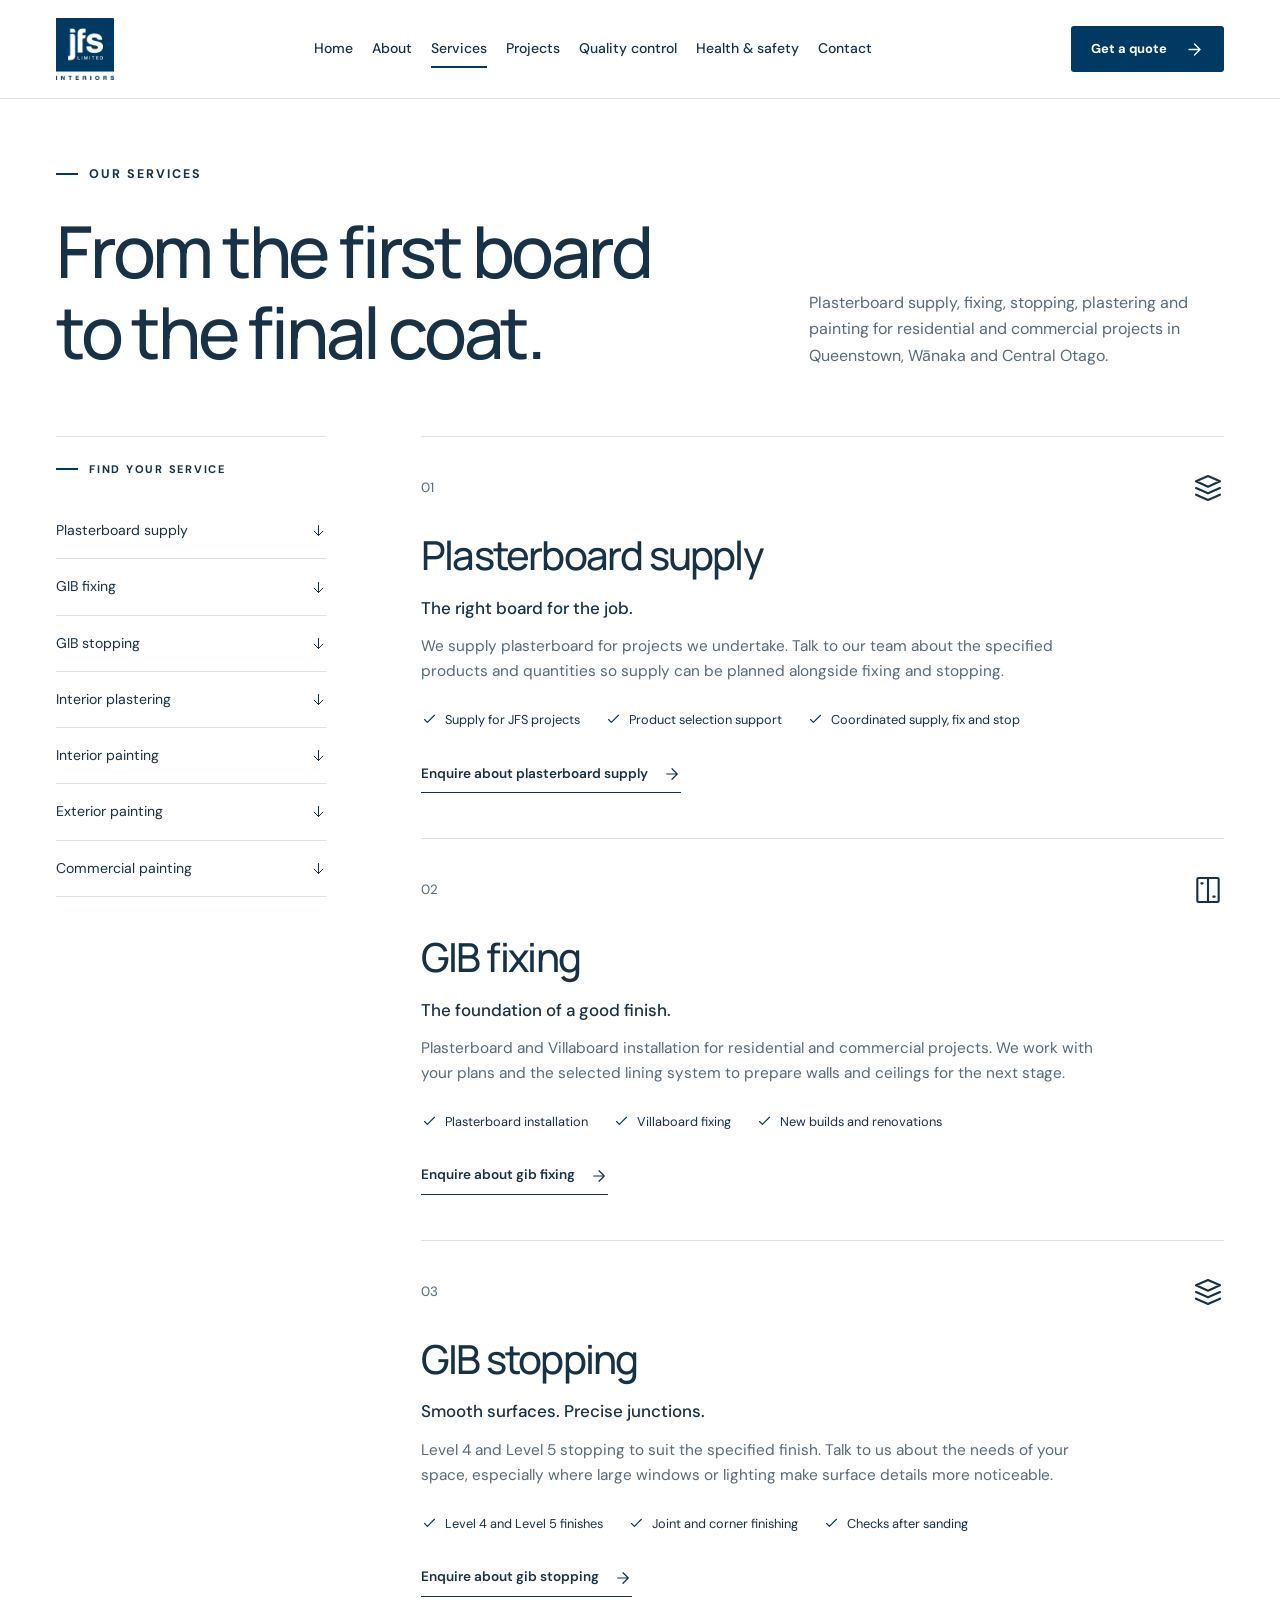
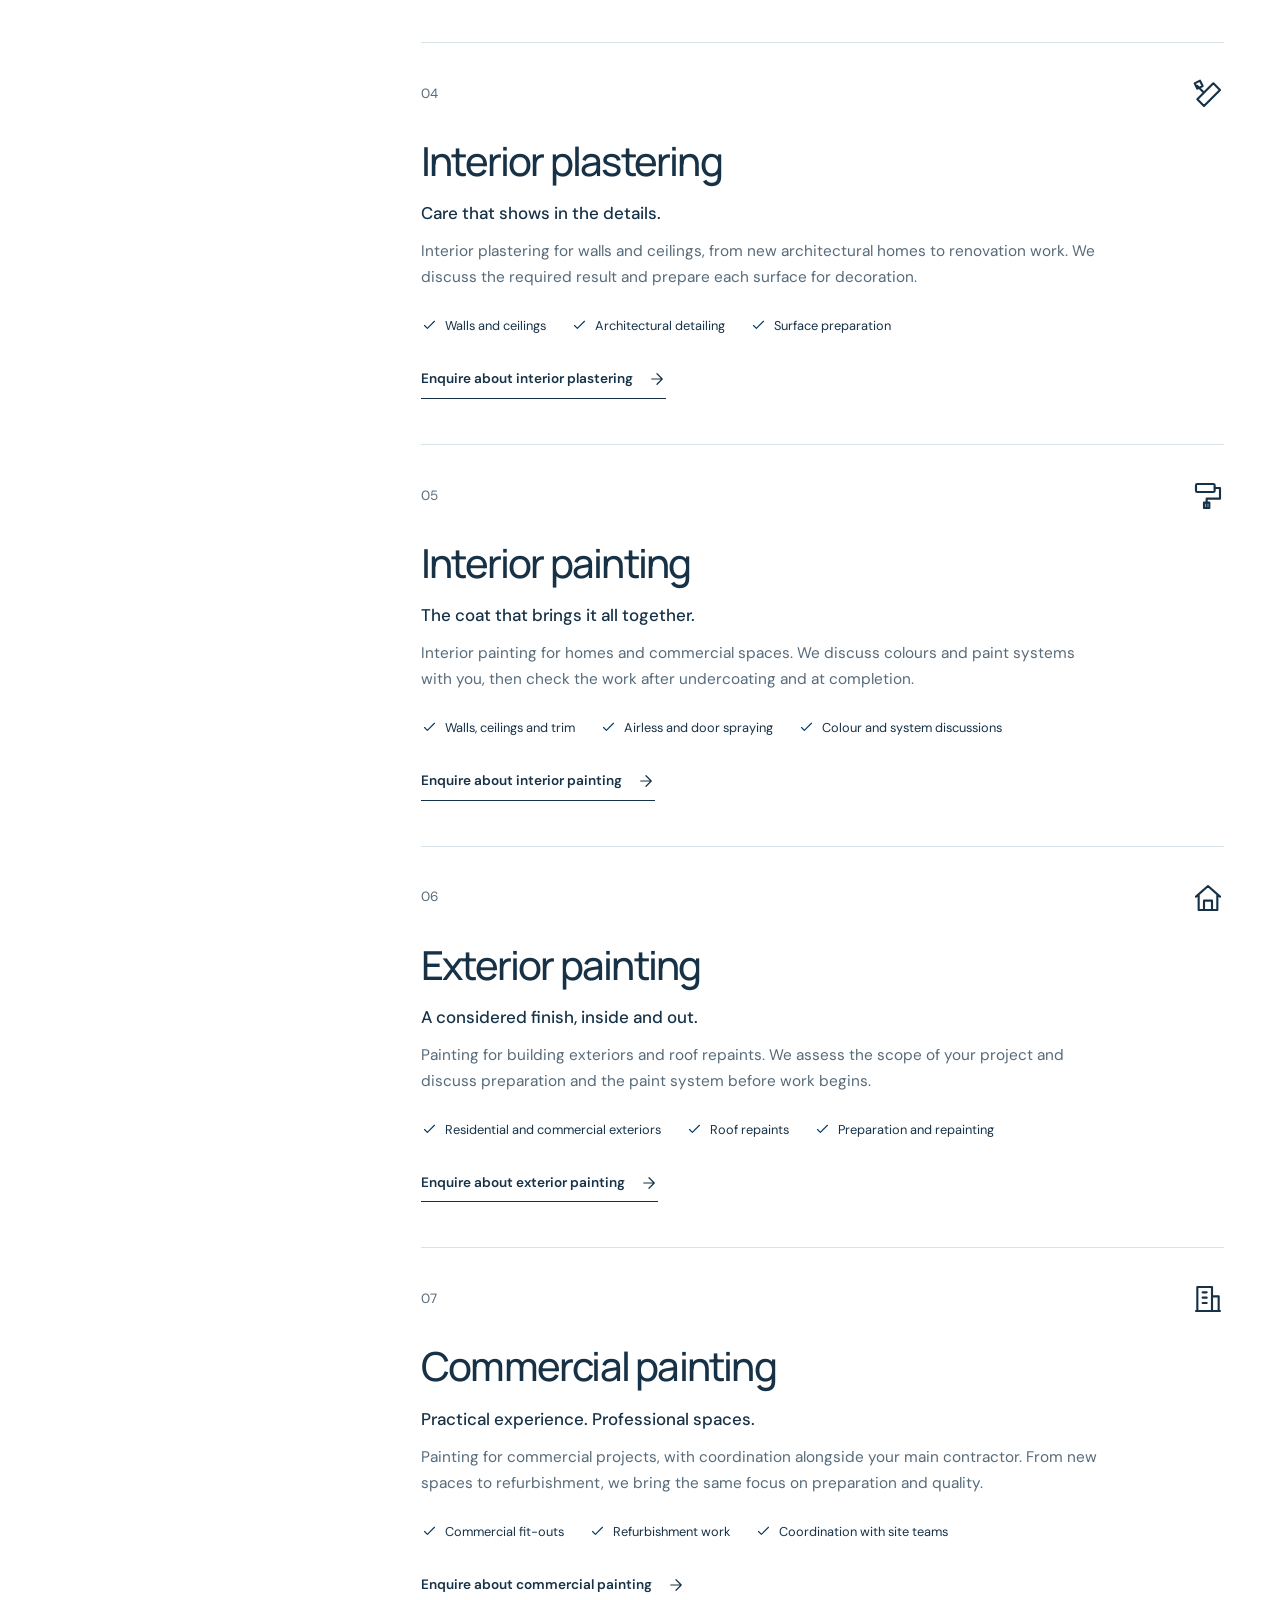
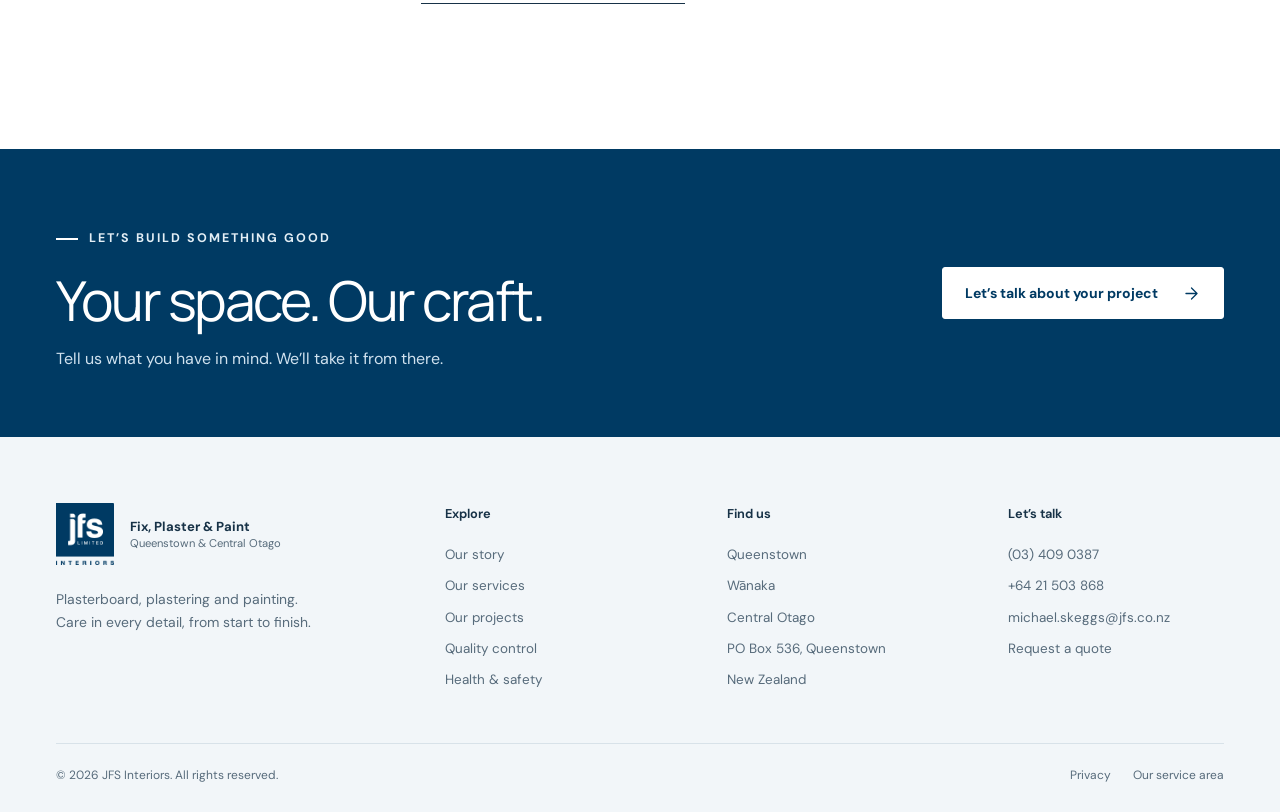
<file: services.html>
<!DOCTYPE html>
<html lang="en-NZ"><head><meta charset="utf-8"><meta name="viewport" content="width=device-width, initial-scale=1"><meta name="theme-color" content="#003a63">
<title>GIB Fixing, Stopping &amp; Painting Services | JFS Interiors</title><meta name="description" content="Plasterboard supply, GIB fixing, Level 4 and Level 5 stopping, interior plastering, and residential and commercial painting across Central Otago.">
<meta property="og:type" content="website"><meta property="og:locale" content="en_NZ"><meta property="og:site_name" content="JFS Interiors"><meta property="og:title" content="GIB Fixing, Stopping &amp; Painting Services | JFS Interiors"><meta property="og:description" content="Plasterboard supply, GIB fixing, Level 4 and Level 5 stopping, interior plastering, and residential and commercial painting across Central Otago.">
<link rel="icon" type="image/svg+xml" href="data:image/svg+xml,%3Csvg%20xmlns%3D%22http%3A//www.w3.org/2000/svg%22%20viewBox%3D%220%200%2064%2064%22%3E%3Crect%20width%3D%2264%22%20height%3D%2264%22%20rx%3D%228%22%20fill%3D%22%23003a63%22/%3E%3Ctext%20x%3D%2232%22%20y%3D%2243%22%20text-anchor%3D%22middle%22%20font-family%3D%22Arial%2Csans-serif%22%20font-size%3D%2237%22%20font-weight%3D%22700%22%20fill%3D%22white%22%3Ejfs%3C/text%3E%3C/svg%3E">
<link rel="stylesheet" href="fonts.css"><link rel="stylesheet" href="styles.css?v=3"><script src="main.js?v=prototype-1" defer></script>

<meta name="robots" content="noindex, nofollow, noarchive"></head>
<body><a class="skip-link" href="#main">Skip to content</a><header class="site-header">
 <div class="container header-inner"><a class="wordmark" href="index.html" aria-label="JFS Interiors home"><img class="brand-logo" src="logo.png" width="136" height="146" alt="JFS Interiors"><span class="brand-description"><strong>Fix, Plaster &amp; Paint</strong><span>Queenstown &amp; Central Otago</span></span></a><nav class="desktop-nav" aria-label="Main navigation"><a href="index.html">Home</a><a href="about.html">About</a><a href="services.html" aria-current="page">Services</a><a href="projects.html">Projects</a><a href="quality-control.html">Quality control</a><a href="health-and-safety.html">Health & safety</a><a href="contact-us.html">Contact</a></nav>
 <a class="button header-cta" href="contact-us.html">Get a quote<svg class="" aria-hidden="true" viewBox="0 0 24 24"><path d="M5 12h14M12 5l7 7-7 7"/></svg></a><button class="menu-toggle" aria-label="Open navigation" aria-expanded="false" aria-controls="mobile-navigation"><svg class="" aria-hidden="true" viewBox="0 0 24 24"><path d="M3 7h18M3 17h18"/></svg></button></div>
 <nav id="mobile-navigation" class="mobile-nav" aria-label="Mobile navigation" hidden><a href="index.html">Home</a><a href="about.html">About</a><a href="services.html" aria-current="page">Services</a><a href="projects.html">Projects</a><a href="quality-control.html">Quality control</a><a href="health-and-safety.html">Health & safety</a><a href="contact-us.html">Contact</a></nav></header><main id="main"><section class="page-hero"><div class="container"><p class="eyebrow">OUR SERVICES</p><div class="page-heading"><h1>From the first board<br>to the final coat.</h1><p>Plasterboard supply, fixing, stopping, plastering and painting for residential and commercial projects in Queenstown, Wānaka and Central Otago.</p></div></div></section>
 <section class="section section-topless"><div class="container service-layout"><aside class="service-index" aria-label="Service navigation"><p class="eyebrow">FIND YOUR SERVICE</p><a href="#plasterboard-supply">Plasterboard supply<svg class="" aria-hidden="true" viewBox="0 0 24 24"><path d="M12 4v16M5 13l7 7 7-7"/></svg></a><a href="#gib-fixing">GIB fixing<svg class="" aria-hidden="true" viewBox="0 0 24 24"><path d="M12 4v16M5 13l7 7 7-7"/></svg></a><a href="#gib-stopping">GIB stopping<svg class="" aria-hidden="true" viewBox="0 0 24 24"><path d="M12 4v16M5 13l7 7 7-7"/></svg></a><a href="#interior-plastering">Interior plastering<svg class="" aria-hidden="true" viewBox="0 0 24 24"><path d="M12 4v16M5 13l7 7 7-7"/></svg></a><a href="#interior-painting">Interior painting<svg class="" aria-hidden="true" viewBox="0 0 24 24"><path d="M12 4v16M5 13l7 7 7-7"/></svg></a><a href="#exterior-painting">Exterior painting<svg class="" aria-hidden="true" viewBox="0 0 24 24"><path d="M12 4v16M5 13l7 7 7-7"/></svg></a><a href="#commercial-painting">Commercial painting<svg class="" aria-hidden="true" viewBox="0 0 24 24"><path d="M12 4v16M5 13l7 7 7-7"/></svg></a></aside><div class="service-details"><article class="service-detail" id="plasterboard-supply"><div class="service-detail-top"><span>01</span><svg class="" aria-hidden="true" viewBox="0 0 24 24"><path d="m3 7 9-4 9 4-9 4-9-4Zm0 5 9 4 9-4M3 17l9 4 9-4"/></svg></div><h2>Plasterboard supply</h2><h3>The right board for the job.</h3><p>We supply plasterboard for projects we undertake. Talk to our team about the specified products and quantities so supply can be planned alongside fixing and stopping.</p><ul><li><svg class="" aria-hidden="true" viewBox="0 0 24 24"><path d="m5 12 4 4L19 6"/></svg>Supply for JFS projects</li><li><svg class="" aria-hidden="true" viewBox="0 0 24 24"><path d="m5 12 4 4L19 6"/></svg>Product selection support</li><li><svg class="" aria-hidden="true" viewBox="0 0 24 24"><path d="m5 12 4 4L19 6"/></svg>Coordinated supply, fix and stop</li></ul><a class="text-link" href="contact-us.html?service=Plasterboard%20supply">Enquire about plasterboard supply<svg class="" aria-hidden="true" viewBox="0 0 24 24"><path d="M5 12h14M12 5l7 7-7 7"/></svg></a></article><article class="service-detail" id="gib-fixing"><div class="service-detail-top"><span>02</span><svg class="" aria-hidden="true" viewBox="0 0 24 24"><rect x="4" y="3" width="16" height="18" rx="1"/><path d="M12 3v18M7 7h1M16 17h1"/></svg></div><h2>GIB fixing</h2><h3>The foundation of a good finish.</h3><p>Plasterboard and Villaboard installation for residential and commercial projects. We work with your plans and the selected lining system to prepare walls and ceilings for the next stage.</p><ul><li><svg class="" aria-hidden="true" viewBox="0 0 24 24"><path d="m5 12 4 4L19 6"/></svg>Plasterboard installation</li><li><svg class="" aria-hidden="true" viewBox="0 0 24 24"><path d="m5 12 4 4L19 6"/></svg>Villaboard fixing</li><li><svg class="" aria-hidden="true" viewBox="0 0 24 24"><path d="m5 12 4 4L19 6"/></svg>New builds and renovations</li></ul><a class="text-link" href="contact-us.html?service=GIB%20fixing">Enquire about gib fixing<svg class="" aria-hidden="true" viewBox="0 0 24 24"><path d="M5 12h14M12 5l7 7-7 7"/></svg></a></article><article class="service-detail" id="gib-stopping"><div class="service-detail-top"><span>03</span><svg class="" aria-hidden="true" viewBox="0 0 24 24"><path d="m3 7 9-4 9 4-9 4-9-4Zm0 5 9 4 9-4M3 17l9 4 9-4"/></svg></div><h2>GIB stopping</h2><h3>Smooth surfaces. Precise junctions.</h3><p>Level 4 and Level 5 stopping to suit the specified finish. Talk to us about the needs of your space, especially where large windows or lighting make surface details more noticeable.</p><ul><li><svg class="" aria-hidden="true" viewBox="0 0 24 24"><path d="m5 12 4 4L19 6"/></svg>Level 4 and Level 5 finishes</li><li><svg class="" aria-hidden="true" viewBox="0 0 24 24"><path d="m5 12 4 4L19 6"/></svg>Joint and corner finishing</li><li><svg class="" aria-hidden="true" viewBox="0 0 24 24"><path d="m5 12 4 4L19 6"/></svg>Checks after sanding</li></ul><a class="text-link" href="contact-us.html?service=GIB%20stopping">Enquire about gib stopping<svg class="" aria-hidden="true" viewBox="0 0 24 24"><path d="M5 12h14M12 5l7 7-7 7"/></svg></a></article><article class="service-detail" id="interior-plastering"><div class="service-detail-top"><span>04</span><svg class="" aria-hidden="true" viewBox="0 0 24 24"><path d="m4 16 12-12 5 5L9 21 4 16ZM9 11 4 6M2 4l4-2 2 4-4 2Z"/></svg></div><h2>Interior plastering</h2><h3>Care that shows in the details.</h3><p>Interior plastering for walls and ceilings, from new architectural homes to renovation work. We discuss the required result and prepare each surface for decoration.</p><ul><li><svg class="" aria-hidden="true" viewBox="0 0 24 24"><path d="m5 12 4 4L19 6"/></svg>Walls and ceilings</li><li><svg class="" aria-hidden="true" viewBox="0 0 24 24"><path d="m5 12 4 4L19 6"/></svg>Architectural detailing</li><li><svg class="" aria-hidden="true" viewBox="0 0 24 24"><path d="m5 12 4 4L19 6"/></svg>Surface preparation</li></ul><a class="text-link" href="contact-us.html?service=Interior%20plastering">Enquire about interior plastering<svg class="" aria-hidden="true" viewBox="0 0 24 24"><path d="M5 12h14M12 5l7 7-7 7"/></svg></a></article><article class="service-detail" id="interior-painting"><div class="service-detail-top"><span>05</span><svg class="" aria-hidden="true" viewBox="0 0 24 24"><rect x="3" y="3" width="14" height="6" rx="1"/><path d="M17 6h4v8H11v7M9 17h4v4H9z"/></svg></div><h2>Interior painting</h2><h3>The coat that brings it all together.</h3><p>Interior painting for homes and commercial spaces. We discuss colours and paint systems with you, then check the work after undercoating and at completion.</p><ul><li><svg class="" aria-hidden="true" viewBox="0 0 24 24"><path d="m5 12 4 4L19 6"/></svg>Walls, ceilings and trim</li><li><svg class="" aria-hidden="true" viewBox="0 0 24 24"><path d="m5 12 4 4L19 6"/></svg>Airless and door spraying</li><li><svg class="" aria-hidden="true" viewBox="0 0 24 24"><path d="m5 12 4 4L19 6"/></svg>Colour and system discussions</li></ul><a class="text-link" href="contact-us.html?service=Interior%20painting">Enquire about interior painting<svg class="" aria-hidden="true" viewBox="0 0 24 24"><path d="M5 12h14M12 5l7 7-7 7"/></svg></a></article><article class="service-detail" id="exterior-painting"><div class="service-detail-top"><span>06</span><svg class="" aria-hidden="true" viewBox="0 0 24 24"><path d="m3 11 9-8 9 8M5 10v11h14V10M9 21v-7h6v7"/></svg></div><h2>Exterior painting</h2><h3>A considered finish, inside and out.</h3><p>Painting for building exteriors and roof repaints. We assess the scope of your project and discuss preparation and the paint system before work begins.</p><ul><li><svg class="" aria-hidden="true" viewBox="0 0 24 24"><path d="m5 12 4 4L19 6"/></svg>Residential and commercial exteriors</li><li><svg class="" aria-hidden="true" viewBox="0 0 24 24"><path d="m5 12 4 4L19 6"/></svg>Roof repaints</li><li><svg class="" aria-hidden="true" viewBox="0 0 24 24"><path d="m5 12 4 4L19 6"/></svg>Preparation and repainting</li></ul><a class="text-link" href="contact-us.html?service=Exterior%20painting">Enquire about exterior painting<svg class="" aria-hidden="true" viewBox="0 0 24 24"><path d="M5 12h14M12 5l7 7-7 7"/></svg></a></article><article class="service-detail" id="commercial-painting"><div class="service-detail-top"><span>07</span><svg class="" aria-hidden="true" viewBox="0 0 24 24"><path d="M4 21V3h11v18M15 10h5v11M8 7h3M8 11h3M8 15h3M3 21h18"/></svg></div><h2>Commercial painting</h2><h3>Practical experience. Professional spaces.</h3><p>Painting for commercial projects, with coordination alongside your main contractor. From new spaces to refurbishment, we bring the same focus on preparation and quality.</p><ul><li><svg class="" aria-hidden="true" viewBox="0 0 24 24"><path d="m5 12 4 4L19 6"/></svg>Commercial fit-outs</li><li><svg class="" aria-hidden="true" viewBox="0 0 24 24"><path d="m5 12 4 4L19 6"/></svg>Refurbishment work</li><li><svg class="" aria-hidden="true" viewBox="0 0 24 24"><path d="m5 12 4 4L19 6"/></svg>Coordination with site teams</li></ul><a class="text-link" href="contact-us.html?service=Commercial%20painting">Enquire about commercial painting<svg class="" aria-hidden="true" viewBox="0 0 24 24"><path d="M5 12h14M12 5l7 7-7 7"/></svg></a></article></div></div></section>
 <section class="cta-band"><div class="container cta-inner"><div><p class="eyebrow">LET’S BUILD SOMETHING GOOD</p><h2>Your space. Our craft.</h2><p>Tell us what you have in mind. We’ll take it from there.</p></div><a class="button " href="contact-us.html">Let’s talk about your project<svg class="" aria-hidden="true" viewBox="0 0 24 24"><path d="M5 12h14M12 5l7 7-7 7"/></svg></a></div></section></main><footer class="site-footer"><div class="container"><div class="footer-grid">
 <div class="footer-brand"><a class="wordmark" href="index.html" aria-label="JFS Interiors home"><img class="brand-logo" src="logo.png" width="136" height="146" alt="JFS Interiors"><span class="brand-description"><strong>Fix, Plaster &amp; Paint</strong><span>Queenstown &amp; Central Otago</span></span></a><p>Plasterboard, plastering and painting.<br>Care in every detail, from start to finish.</p></div>
 <div><p class="footer-title">Explore</p><ul class="footer-list"><li><a href="about.html">Our story</a></li><li><a href="services.html">Our services</a></li><li><a href="projects.html">Our projects</a></li><li><a href="quality-control.html">Quality control</a></li><li><a href="health-and-safety.html">Health &amp; safety</a></li></ul></div>
 <div><p class="footer-title">Find us</p><ul class="footer-list"><li>Queenstown</li><li>Wānaka</li><li>Central Otago</li><li>PO Box 536, Queenstown</li><li>New Zealand</li></ul></div>
 <div><p class="footer-title">Let’s talk</p><ul class="footer-list"><li><a href="tel:+6434090387">(03) 409 0387</a></li><li><a href="tel:+6421503868">+64 21 503 868</a></li><li><a class="email-link" href="mailto:michael.skeggs@jfs.co.nz">michael.skeggs@jfs.co.nz</a></li><li><a href="contact-us.html">Request a quote</a></li></ul></div>
 </div><div class="footer-bottom"><p>© 2026 JFS Interiors. All rights reserved.</p><nav aria-label="Footer information"><a href="contact-us.html#privacy">Privacy</a><a href="contact-us.html#service-area">Our service area</a></nav></div></div></footer>
 <div class="mobile-contact" aria-label="Quick contact"><a class="button " href="contact-us.html">Get a quote<svg class="" aria-hidden="true" viewBox="0 0 24 24"><path d="M5 12h14M12 5l7 7-7 7"/></svg></a></div></body></html>
</file>
<file: fonts.css>
@font-face {
  font-family: 'DM Sans';
  font-style: normal;
  font-weight: 400 700;
  font-display: swap;
  src: url(./local-0.woff2) format('woff2');
  unicode-range: U+0100-02BA, U+02BD-02C5, U+02C7-02CC, U+02CE-02D7, U+02DD-02FF, U+0304, U+0308, U+0329, U+1D00-1DBF, U+1E00-1E9F, U+1EF2-1EFF, U+2020, U+20A0-20AB, U+20AD-20C0, U+2113, U+2C60-2C7F, U+A720-A7FF;
}
@font-face {
  font-family: 'DM Sans';
  font-style: normal;
  font-weight: 400 700;
  font-display: swap;
  src: url(./local-1.woff2) format('woff2');
  unicode-range: U+0000-00FF, U+0131, U+0152-0153, U+02BB-02BC, U+02C6, U+02DA, U+02DC, U+0304, U+0308, U+0329, U+2000-206F, U+20AC, U+2122, U+2191, U+2193, U+2212, U+2215, U+FEFF, U+FFFD;
}
@font-face {
  font-family: 'Manrope';
  font-style: normal;
  font-weight: 400 800;
  font-display: swap;
  src: url(./local-2.woff2) format('woff2');
  unicode-range: U+0100-02BA, U+02BD-02C5, U+02C7-02CC, U+02CE-02D7, U+02DD-02FF, U+0304, U+0308, U+0329, U+1D00-1DBF, U+1E00-1E9F, U+1EF2-1EFF, U+2020, U+20A0-20AB, U+20AD-20C0, U+2113, U+2C60-2C7F, U+A720-A7FF;
}
@font-face {
  font-family: 'Manrope';
  font-style: normal;
  font-weight: 400 800;
  font-display: swap;
  src: url(./local-3.woff2) format('woff2');
  unicode-range: U+0000-00FF, U+0131, U+0152-0153, U+02BB-02BC, U+02C6, U+02DA, U+02DC, U+0304, U+0308, U+0329, U+2000-206F, U+20AC, U+2122, U+2191, U+2193, U+2212, U+2215, U+FEFF, U+FFFD;
}
</file>
<file: styles.css>
:root{--ink:#173247;--muted:#576b7b;--paper:#fff;--soft:#f2f6f9;--line:#d8e2e9;--accent:#003a63;--accent-dark:#003a63;--dark:#003a63;--radius:3px;--font:'DM Sans',Arial,sans-serif;--display:'Manrope',Arial,sans-serif;--width:1360px}
*{box-sizing:border-box}html{scroll-behavior:smooth;scroll-padding-top:120px}body{margin:0;background:var(--paper);color:var(--ink);font-family:var(--font);font-size:16px;line-height:1.65}a{color:inherit;text-decoration:none}button,input,select,textarea{font:inherit}button,a,input,select,textarea{-webkit-tap-highlight-color:transparent}button{cursor:pointer}img{display:block;max-width:100%;height:auto}svg{display:block;width:22px;height:22px;fill:none;stroke:currentColor;stroke-width:1.6;stroke-linecap:round;stroke-linejoin:round}h1,h2,h3,p{margin:0}h1,h2,h3{font-family:var(--display);line-height:1.14;letter-spacing:-.045em}h1{font-size:clamp(3rem,6.6vw,6.4rem);font-weight:500}h2{font-size:clamp(2.2rem,4vw,3.5rem);font-weight:500}h3{font-size:1.45rem;font-weight:600}p+p{margin-top:1rem}a:focus-visible,button:focus-visible,input:focus-visible,select:focus-visible,textarea:focus-visible,summary:focus-visible{outline:3px solid var(--accent);outline-offset:5px}[hidden]{display:none!important}::selection{background:#cee3f1;color:var(--ink)}.container{width:calc(100% - 112px);max-width:var(--width);margin-inline:auto}.section{padding:100px 0}.eyebrow{font-size:.78rem;font-weight:700;letter-spacing:.16em;text-transform:uppercase;display:flex;align-items:center;gap:11px}.eyebrow:before{content:'';width:22px;height:2px;background:var(--accent);flex-shrink:0}.muted{color:var(--muted)}.skip-link{position:fixed;left:20px;top:-80px;background:var(--ink);color:#fff;padding:12px 20px;z-index:100}.skip-link:focus{top:16px}.button{display:inline-flex;justify-content:center;align-items:center;gap:24px;padding:15px 22px;border:1px solid transparent;background:var(--accent);color:#ffffff;font-size:.875rem;font-weight:700;line-height:1.45;border-radius:var(--radius);min-height:52px;transition:background .2s,transform .2s}.button:hover{background:#075583;transform:translateY(-2px)}.button svg{width:19px;height:19px}.button-dark{background:var(--ink);color:white}.button-dark:hover{background:#075583}.button-outline{background:transparent;border-color:var(--line);color:var(--ink)}.button-outline:hover{background:var(--soft)}.text-link{display:inline-flex;gap:15px;align-items:center;font-size:.9rem;font-weight:600;padding-block:7px;border-bottom:1px solid currentColor}.text-link svg{width:18px;height:18px}.site-header{position:sticky;top:0;z-index:40;border-bottom:1px solid var(--line);background:rgba(255,255,255,.97);backdrop-filter:blur(14px)}.header-inner{height:98px;display:flex;align-items:center;justify-content:space-between;gap:30px}.wordmark{display:flex;align-items:center;gap:12px;flex-shrink:0}.brand-initials{font-family:Arial,sans-serif;font-size:2.8rem;font-weight:900;letter-spacing:-.12em;line-height:1;padding-right:6px}.brand-description{display:flex;flex-direction:column;border-left:1px solid var(--line);padding-left:13px;line-height:1.35}.brand-description strong{font-size:1rem;font-weight:700;letter-spacing:.01em}.brand-description span{font-size:.7rem;color:var(--muted)}.desktop-nav{display:flex;align-items:center;gap:24px}.desktop-nav a{font-size:.82rem;font-weight:500;position:relative;padding-block:13px;white-space:nowrap}.desktop-nav a:after{content:'';position:absolute;left:0;bottom:6px;width:0;height:2px;background:var(--accent);transition:width .2s}.desktop-nav a:hover:after,.desktop-nav a[aria-current=page]:after{width:100%}.header-cta{padding:12px 19px;min-height:46px;gap:18px;white-space:nowrap}.menu-toggle{display:none;background:transparent;border:1px solid var(--line);border-radius:3px;padding:10px}.mobile-nav{background:white;border-top:1px solid var(--line);padding:12px 24px 24px}.mobile-nav a{display:flex;padding:11px 0;border-bottom:1px solid var(--line)}.mobile-nav a[aria-current=page]{color:var(--accent-dark)}
.home-hero{padding:60px 0 0}.hero-heading{display:flex;justify-content:space-between;align-items:flex-end;gap:60px;padding-bottom:41px}.hero-heading .eyebrow{margin-bottom:25px}.hero-heading h1{max-width:850px}.hero-heading h1 span{display:block;color:#617c90}.hero-aside{max-width:280px;padding-bottom:7px;flex-shrink:0}.hero-aside p{font-size:1rem;line-height:1.7;color:var(--muted);margin-bottom:23px}.hero-media{position:relative;height:clamp(380px,39vw,570px);overflow:hidden;background:var(--soft)}.hero-media>img{width:100%;height:100%;object-fit:cover;object-position:center 57%}.hero-media:after{content:'';position:absolute;inset:55% 0 0;background:linear-gradient(transparent,rgba(0,0,0,.46));pointer-events:none}.image-caption{position:absolute;left:30px;bottom:25px;z-index:1;color:#fff;display:flex;align-items:center;gap:14px;font-size:.8rem;letter-spacing:.03em}.image-caption .caption-line{height:30px;width:1px;background:rgba(255,255,255,.45)}.hero-note{position:absolute;right:24px;bottom:23px;z-index:1;border:1px solid rgba(255,255,255,.5);width:44px;height:44px;border-radius:100%;display:grid;place-items:center;color:white}.trust-strip{display:grid;grid-template-columns:1.5fr 1fr 1fr 1fr;gap:32px;align-items:center;padding:29px 0;border-bottom:1px solid var(--line)}.trust-intro{font-size:.78rem;color:var(--muted);max-width:200px;line-height:1.6}.trust-item{display:flex;align-items:center;gap:12px}.trust-item svg{width:28px;height:28px;color:#003a63;flex-shrink:0}.trust-item strong{display:block;font-size:.83rem;font-weight:600;line-height:1.4}.trust-item small{font-size:.73rem;color:var(--muted)}.section-heading{display:flex;justify-content:space-between;align-items:flex-end;gap:35px;margin-bottom:40px}.section-heading .eyebrow{margin-bottom:18px}.section-heading h2{max-width:720px}.section-heading>p{max-width:370px;color:var(--muted);font-size:.95rem}.service-grid{display:grid;grid-template-columns:repeat(3,1fr);border-top:1px solid var(--line);border-left:1px solid var(--line)}.service-card{position:relative;padding:33px 30px 29px;min-height:245px;border-right:1px solid var(--line);border-bottom:1px solid var(--line);transition:background .2s}.service-card:hover{background:var(--soft)}.service-top{display:flex;align-items:center;justify-content:space-between;margin-bottom:35px}.service-top svg{width:30px;height:30px}.service-top span{color:#6f8595;font-size:.75rem}.service-card h3{font-size:1.4rem;letter-spacing:-.035em;margin-bottom:14px}.service-card p{font-size:.9rem;line-height:1.65;color:var(--muted);max-width:320px}.service-card .card-arrow{position:absolute;right:29px;bottom:28px;width:17px}.service-card p{padding-right:21px}.soft-section{background:var(--soft)}.project-grid{display:grid;grid-template-columns:repeat(2,minmax(0,1fr));gap:44px 26px}.project-card .project-image{overflow:hidden;background:#d8e2e9;position:relative;aspect-ratio:1.43}.project-card img{width:100%;height:100%;object-fit:cover;transition:transform .55s}.project-card:hover img{transform:scale(1.035)}.project-card .open-project{position:absolute;right:18px;bottom:18px;border:0;background:white;color:var(--ink);width:43px;height:43px;border-radius:50%;display:grid;place-items:center}.project-card .project-label{display:flex;justify-content:space-between;gap:20px;margin-top:19px}.project-card h3{font-size:1.36rem;line-height:1.35;letter-spacing:-.025em}.project-card .project-place{font-size:.83rem;color:var(--muted);margin-top:5px}.project-card .tag{height:fit-content;flex-shrink:0;color:#4b6578;font-size:.69rem;border:1px solid #cad9e3;border-radius:30px;padding:4px 10px;margin-top:3px}.project-card .project-description{font-size:.88rem;color:var(--muted);margin-top:12px;max-width:540px}.quality-feature{display:grid;grid-template-columns:1fr 1fr;gap:90px;align-items:center}.quality-photo{height:540px;object-fit:cover;width:100%}.quality-copy .eyebrow{margin-bottom:20px}.quality-copy h2{margin-bottom:23px}.quality-copy>p{color:var(--muted);max-width:470px}.quality-checks{list-style:none;padding:0;margin:26px 0 30px}.quality-checks li{display:flex;gap:14px;align-items:center;padding:13px 0;border-bottom:1px solid var(--line);font-size:.94rem}.quality-checks svg{width:19px;height:19px;color:var(--accent-dark)}.testimonial-section{border-top:1px solid var(--line);padding:65px 0}.testimonial-inner{display:grid;grid-template-columns:1fr 2fr;gap:70px;align-items:start}.testimonial-inner h2{font-size:2rem;margin-top:18px}.testimonial-content>p{font-size:1.15rem;color:var(--muted);max-width:630px}.testimonial-content .text-link{margin-top:24px}.cta-band{background:var(--dark);color:white;padding:65px 0}.cta-inner{display:flex;align-items:center;justify-content:space-between;gap:50px}.cta-inner .eyebrow{color:#e3eef5;margin-bottom:20px}.cta-inner h2{font-size:clamp(2.2rem,4.3vw,4rem);font-weight:400}.cta-inner p{color:#d0e2ef;margin-top:14px}.site-footer{padding:66px 0 26px;background:#f2f6f9}.footer-grid{display:grid;grid-template-columns:1.5fr 1fr 1fr 1fr;gap:65px}.footer-brand p{font-size:.87rem;color:var(--muted);max-width:260px;margin-top:23px}.footer-title{font-size:.8rem;font-weight:650;margin-bottom:20px}.footer-list{list-style:none;padding:0;margin:0;display:grid;gap:9px;color:var(--muted);font-size:.84rem}.footer-list a:hover{color:var(--accent-dark)}.footer-bottom{border-top:1px solid var(--line);margin-top:52px;padding-top:22px;display:flex;justify-content:space-between;gap:20px;color:var(--muted);font-size:.75rem}.footer-bottom nav{display:flex;gap:22px}.mobile-contact{display:none}
@media(min-width:1550px){.hero-heading h1{font-size:6.2rem}}@media(max-width:1250px){.container{width:calc(100% - 72px)}.desktop-nav{gap:17px}.desktop-nav a{font-size:.76rem}.header-inner{gap:18px}.brand-description{display:none}.hero-heading{gap:35px}.hero-aside{max-width:240px}.quality-feature{gap:55px}.footer-grid{gap:35px}}
@media(max-width:960px){.container{width:calc(100% - 48px)}.desktop-nav{display:none}.brand-description{display:flex}.menu-toggle{display:block}.header-inner{height:82px}.header-cta{margin-left:auto}.home-hero{padding-top:43px}.hero-heading{align-items:flex-start;gap:30px}.hero-heading h1{font-size:clamp(3.2rem,7.5vw,5.3rem)}.hero-aside{max-width:230px;padding-top:52px}.trust-strip{gap:20px}.trust-intro{display:none}.trust-strip{grid-template-columns:repeat(3,1fr)}.section{padding:74px 0}.service-card{padding:27px 23px}.quality-feature{gap:40px}.quality-photo{height:490px}.footer-grid{grid-template-columns:1.5fr 1fr;gap:35px 60px}.testimonial-inner{gap:40px}.project-card .tag{display:none}.cta-inner{gap:25px}.cta-inner .button{flex-shrink:0}}
@media(max-width:680px){.container{width:calc(100% - 40px)}.header-inner{height:76px;gap:10px}.brand-initials{font-size:2.35rem}.brand-description{padding-left:9px}.brand-description strong{font-size:.85rem}.brand-description span{font-size:.62rem}.header-cta{font-size:.72rem;min-height:41px;padding:10px 12px;gap:0}.header-cta svg{display:none}.menu-toggle{padding:9px}.menu-toggle svg{width:20px;height:20px}.home-hero{padding-top:34px}.hero-heading{display:block;padding-bottom:27px}.hero-heading .eyebrow{font-size:.65rem;margin-bottom:19px;letter-spacing:.1em}.hero-heading h1{font-size:clamp(2.65rem,10.6vw,4.5rem);line-height:1.1}.hero-aside{max-width:none;padding-top:21px;display:block}.hero-aside p{font-size:.94rem;max-width:390px;margin-bottom:19px}.hero-aside .button{min-height:48px;padding:13px 19px}.hero-media{height:350px;margin-inline:-20px}.image-caption{left:20px;bottom:20px;font-size:.7rem}.hero-note{right:20px;bottom:17px;width:36px;height:36px}.trust-strip{grid-template-columns:1fr;gap:19px;padding:26px 0}.trust-item{gap:14px}.trust-item>div{display:flex;align-items:baseline;gap:9px;flex-wrap:wrap}.trust-item svg{width:23px;height:23px}.trust-item strong{font-size:.8rem}.trust-item small{font-size:.73rem}.section{padding:58px 0}.section-heading{display:block;margin-bottom:29px}.section-heading .eyebrow{margin-bottom:15px}.section-heading h2{font-size:2.3rem}.section-heading>p{margin-top:20px}.section-heading>.text-link{margin-top:23px}.service-grid{grid-template-columns:1fr}.service-card{min-height:auto;padding:23px 23px 26px}.service-top{margin-bottom:21px}.service-top svg{width:26px;height:26px}.service-card h3{font-size:1.32rem}.service-card p{max-width:none}.project-grid{grid-template-columns:1fr;gap:32px}.project-card .project-label{margin-top:14px}.project-card h3{font-size:1.25rem}.quality-feature{grid-template-columns:1fr;gap:34px}.quality-photo{height:360px}.quality-copy h2{font-size:2.35rem}.quality-copy>p{font-size:.95rem}.testimonial-section{padding:48px 0}.testimonial-inner{grid-template-columns:1fr;gap:25px}.testimonial-content>p{font-size:1rem}.cta-band{padding:48px 0}.cta-inner{display:block}.cta-inner .button{margin-top:28px}.cta-inner h2{font-size:2.55rem;max-width:350px}.cta-inner p{font-size:.93rem}.site-footer{padding:43px 0 89px}.footer-grid{grid-template-columns:1fr 1fr;gap:36px 22px}.footer-brand{grid-column:1/-1}.footer-brand p{max-width:340px}.footer-grid>div:last-child{grid-column:1/-1}.footer-bottom{margin-top:33px;font-size:.72rem;flex-direction:column;gap:12px}.footer-bottom nav{gap:20px}.mobile-contact{display:flex;position:fixed;bottom:0;left:0;right:0;z-index:35;background:#fff;border-top:1px solid var(--line);padding:10px 18px max(10px,env(safe-area-inset-bottom));gap:12px;box-shadow:0 -5px 24px #00000008}.mobile-contact>a{flex:1;min-height:43px;font-size:.8rem;padding:9px 13px}.mobile-contact .button-outline{gap:9px}.eyebrow{font-size:.72rem}}
@media(prefers-reduced-motion:reduce){html{scroll-behavior:auto}*,*:before,*:after{transition:none!important;animation:none!important}}

/* Shared page layouts */
:root{--brand:#003a63}
.supplier-logos{display:flex;flex-wrap:wrap;align-items:center;justify-content:flex-end;gap:20px 48px;list-style:none;margin:0;padding:0}
.supplier-logos li{display:block;padding:8px 12px;font-family:var(--display);font-size:1.55rem;font-weight:700;letter-spacing:-.045em;color:#003a63}
.form-trap{position:absolute;left:-10000px;width:1px;height:1px;overflow:hidden}
.form-note a{text-decoration:underline;text-underline-offset:3px}
.button:disabled{opacity:.6;cursor:wait;transform:none}
.form-status[data-state=error]{border-color:#b53426}
.form-status[data-state=success]{border-color:#31764b}
@media(max-width:680px){.supplier-logos{justify-content:flex-start;gap:14px 25px;margin-top:20px}.supplier-logos li{font-size:1.35rem;padding:5px 0}}
.brand-logo{width:58px;height:auto;flex-shrink:0}.wordmark .brand-description{border:0;padding-left:4px}.wordmark .brand-description strong{font-size:.82rem;letter-spacing:0}.wordmark .brand-description span{font-size:.7rem}.desktop-nav{gap:21px}.desktop-nav a{font-size:.875rem}.header-inner{gap:22px}.email-link{overflow-wrap:anywhere}.supply-note{display:flex;align-items:center;justify-content:space-between;gap:24px;margin-top:26px}.supply-note p{display:flex;gap:11px;align-items:center;font-size:.86rem;color:var(--muted)}.supply-note p svg{width:20px;height:20px}.quote-mark{display:block;font-family:Georgia,serif;font-size:4.5rem;height:56px;line-height:1;color:var(--accent)}.testimonial-content blockquote{padding:0;margin:0;max-width:800px;font-family:var(--display);font-size:clamp(1.25rem,2.1vw,1.8rem);line-height:1.65;letter-spacing:-.02em;font-weight:400}.quote-author{display:flex;flex-direction:column;font-size:.85rem;margin-top:28px}.quote-author strong{font-weight:650}.quote-author>span{color:var(--muted);font-size:.8rem}.quote-author>a{display:flex;align-items:center;gap:6px;margin-top:11px;color:var(--muted);font-size:.75rem;text-decoration:underline;text-underline-offset:3px}.quote-author svg{width:13px;height:13px}.page-hero{padding:65px 0 62px}.page-heading{display:grid;grid-template-columns:1.6fr 1fr;gap:90px;align-items:end;margin-top:26px}.page-heading h1{font-size:clamp(3rem,5.6vw,5.3rem)}.page-heading>p{max-width:430px;font-size:1rem;color:var(--muted);padding-bottom:5px}.section-topless{padding-top:0}.story-grid{display:grid;grid-template-columns:1.2fr 1fr;gap:75px;align-items:center}.story-image{height:430px;width:100%;object-fit:cover;object-position:center}.story-copy h2{font-size:2.6rem;margin-bottom:25px}.story-copy p{color:var(--muted)}.story-copy .text-link{margin-top:24px}.team-grid{display:grid;grid-template-columns:1fr 1fr;gap:50px}.team-card{display:grid;grid-template-columns:145px 1fr;gap:28px;align-items:start}.team-photo{width:145px;height:176px;object-fit:cover;object-position:top;background:#ddd}.team-card .eyebrow{font-size:.65rem;letter-spacing:.08em;line-height:1.6;display:block;margin-bottom:12px}.team-card .eyebrow:before{display:none}.team-card h3{font-size:1.6rem;margin-bottom:17px}.team-card p:not(.eyebrow){font-size:.92rem;color:var(--muted)}.team-card .text-link{font-size:.82rem;margin-top:19px}.value-grid{display:grid;grid-template-columns:repeat(3,1fr);gap:50px}.value-grid>article{border-top:1px solid var(--line);padding-top:25px}.value-grid span{font-size:.8rem;color:var(--muted)}.value-grid h3{margin-top:29px;margin-bottom:14px}.value-grid p{font-size:.95rem;color:var(--muted)}.recognition{margin-top:70px;padding:32px;background:var(--soft);display:flex;align-items:center;gap:40px;flex-wrap:wrap}.recognition>div{display:flex;align-items:center;gap:14px}.recognition h3{font-size:1.25rem}.recognition p{font-size:.86rem;color:var(--muted);margin:0;max-width:220px}.recognition .text-link{font-size:.82rem}.service-layout{display:grid;grid-template-columns:270px 1fr;gap:95px}.service-index{position:sticky;top:129px;align-self:start;padding-top:23px;border-top:1px solid var(--line)}.service-index .eyebrow{margin-bottom:25px;font-size:.69rem}.service-index>a{display:flex;justify-content:space-between;align-items:center;gap:10px;font-size:.88rem;padding:16px 0;border-bottom:1px solid var(--line)}.service-index>a:hover{color:var(--accent-dark)}.service-index svg{width:15px;height:15px}.service-detail{padding:35px 0 45px;border-top:1px solid var(--line);scroll-margin-top:120px}.service-detail-top{display:flex;align-items:center;justify-content:space-between;margin-bottom:28px}.service-detail-top span{color:var(--muted);font-size:.84rem}.service-detail-top svg{width:32px;height:32px}.service-detail h2{font-size:2.5rem;margin-bottom:17px}.service-detail h3{font-family:var(--font);font-size:1.06rem;letter-spacing:0;line-height:1.6;margin-bottom:12px;font-weight:500}.service-detail>p{color:var(--muted);max-width:680px;font-size:.96rem}.service-detail ul{display:flex;gap:12px 25px;flex-wrap:wrap;list-style:none;padding:0;margin:25px 0}.service-detail li{display:flex;align-items:center;gap:7px;font-size:.8rem}.service-detail li svg{width:17px;height:17px;color:var(--accent-dark)}.service-detail .text-link{font-size:.85rem}.materials-note{border-top:1px solid var(--line);padding:36px 0}.materials-note>.container{display:flex;justify-content:space-between;align-items:center;gap:30px}.materials-note p{color:var(--muted);font-size:.9rem}.materials-note>.container>div{display:flex;gap:50px;align-items:center}.materials-note span{font-family:var(--display);font-size:1.55rem;font-weight:700;letter-spacing:-.045em;color:#003a63}.portfolio-intro{display:flex;justify-content:space-between;padding-bottom:23px;margin-bottom:35px;border-bottom:1px solid var(--line);font-size:.85rem;color:var(--muted)}.portfolio-grid .project-image{aspect-ratio:1.35}.portfolio-grid .project-card:nth-child(4n+2) .project-image{aspect-ratio:1.08}.portfolio-grid .project-card:nth-child(4n+3) .project-image{aspect-ratio:1.08}.portfolio-grid{align-items:start}.portfolio-grid .project-card:nth-child(2n){padding-top:60px}.project-dialog{border:0;padding:0;width:min(930px,calc(100% - 40px));max-height:90dvh;overflow:auto;border-radius:4px;background:#fff;color:var(--ink)}.project-dialog::backdrop{background:rgba(15,23,18,.82);backdrop-filter:blur(6px)}.dialog-open{overflow:hidden}.project-dialog>img{width:100%;height:min(49vh,500px);object-fit:contain;background:#e7eff5}.dialog-close{position:absolute;right:14px;top:14px;display:grid;place-items:center;width:44px;height:44px;border:0;border-radius:100%;background:#fff;box-shadow:0 2px 12px #0002;color:var(--ink)}.dialog-copy{padding:32px}.dialog-copy h2{font-size:2rem;margin:15px 0 8px}.dialog-copy #dialog-description{margin-top:19px;max-width:700px}.dialog-actions{display:flex;gap:25px;align-items:center;margin-top:25px;flex-wrap:wrap}.dialog-actions .button{font-size:.8rem}.dialog-actions .text-link{font-size:.8rem}.process-layout{display:grid;grid-template-columns:1fr 1.1fr;gap:90px}.process-visual{position:sticky;top:130px;align-self:start}.process-photo{width:100%;height:630px;object-fit:cover}.process-caption{display:flex;align-items:center;gap:11px;background:var(--soft);padding:20px;font-size:.87rem}.process-caption svg{color:var(--accent-dark)}.process-step{display:grid;grid-template-columns:44px 1fr;gap:18px;border-top:1px solid var(--line);padding:30px 0}.process-step>span{color:var(--accent-dark);font-size:.85rem;margin-top:7px}.process-step h2{font-size:1.65rem;line-height:1.35;margin-bottom:15px}.process-step p{font-size:.94rem;color:var(--muted)}.simple-feature{display:grid;grid-template-columns:1fr 1fr;gap:100px;align-items:center}.simple-feature .eyebrow{margin-bottom:22px}.simple-feature p:not(.eyebrow){color:var(--muted)}.simple-feature .text-link{margin-top:25px}.safety-layout{display:grid;grid-template-columns:1fr 1.2fr;gap:100px}.safety-statement{background:var(--soft);padding:43px;height:fit-content}.safety-statement>svg{width:44px;height:44px;color:#003a63;margin-bottom:50px}.safety-statement h2{font-size:2.5rem;margin-bottom:22px}.safety-statement>p{color:var(--muted);font-size:.94rem}.safety-statement .text-link{font-size:.85rem;margin-top:28px}.safety-points article{display:flex;gap:27px;padding:30px 0;border-top:1px solid var(--line)}.safety-points article>span{font-size:.85rem;color:var(--accent-dark)}.safety-points h3{margin-bottom:14px}.safety-points p{color:var(--muted);font-size:.94rem}.credential-grid{display:grid;grid-template-columns:1fr 1fr;gap:24px}.credential-grid>article{background:white;padding:35px}.credential-grid>article>svg{width:33px;height:33px;margin-bottom:27px;color:#003a63}.credential-grid h3{margin-bottom:19px}.credential-grid p{max-width:510px;color:var(--muted);font-size:.94rem}.credential-grid .text-link{margin-top:24px;font-size:.85rem}.contact-layout{display:grid;grid-template-columns:.8fr 1.2fr;gap:100px}.contact-information h2{font-size:2rem;margin-bottom:33px}.contact-row{display:flex;align-items:flex-start;gap:15px;margin:28px 0}.contact-row>svg{color:var(--accent-dark);margin-top:5px}.contact-row span{display:block;font-size:.78rem;color:var(--muted);margin-bottom:5px}.contact-row a{font-size:1.2rem;font-weight:500}.contact-row p{font-size:.9rem}.contact-person{border-top:1px solid var(--line);padding:25px 0 22px;max-width:350px}.contact-person h3{font-size:1.25rem}.contact-person p{font-size:.8rem;color:var(--muted);margin-top:4px;margin-bottom:12px}.contact-person>a{display:block;font-size:.94rem;margin:3px 0}.contact-person .email-link{font-size:.85rem}.contact-information a:hover{color:var(--accent-dark)}.enquiry-panel{background:var(--soft);padding:39px 38px 43px}.enquiry-panel h2{font-size:1.75rem;letter-spacing:-.035em}.form-intro{font-size:.8rem;color:var(--muted);margin-top:11px;margin-bottom:28px}.form-grid{display:grid;grid-template-columns:1fr 1fr;gap:23px 20px}.field{min-width:0}.field label{display:block;font-size:.85rem;font-weight:500;margin-bottom:8px}.field input,.field select,.field textarea{width:100%;background:white;color:var(--ink);border:1px solid #c4d4df;border-radius:2px;padding:12px 13px;font-size:1rem;min-height:48px}.field input::placeholder,.field textarea::placeholder{color:#687e8f;font-size:.85rem}.field textarea{resize:vertical;min-height:140px;line-height:1.6}.field-full{grid-column:1/-1}.form-note{font-size:.81rem;color:var(--muted);margin:23px 0;max-width:490px}.form-status{margin-top:21px;padding:15px;background:white;border-left:3px solid var(--accent);font-size:.88rem}.email-fallback{margin-top:20px;border-top:1px solid var(--line);padding-top:22px;font-size:.85rem}.email-fallback a{text-decoration:underline;overflow-wrap:anywhere}.email-fallback .button{margin-top:17px;min-height:40px;padding:8px 14px;font-size:.8rem}.email-fallback details{margin-top:18px}.email-fallback summary{cursor:pointer}.email-fallback pre{white-space:pre-wrap;overflow-wrap:anywhere;max-width:100%;font-family:var(--font);font-size:.88rem;background:#fff;padding:15px}.area-map{border:1px solid var(--line);background:#e7eff5;height:430px}.area-map iframe{width:100%;height:100%;border:0;filter:grayscale(.55)}.area-links{display:flex;gap:35px;align-items:center;margin-top:23px;font-size:.88rem}.area-links>a{margin-left:auto;display:flex;gap:10px;align-items:center;font-size:.82rem;text-decoration:underline;text-underline-offset:4px}.area-links svg{width:16px;height:16px}.privacy-section{padding:45px 0;border-top:1px solid var(--line)}.privacy-section h2{font-family:var(--font);font-size:1.1rem;letter-spacing:0;margin-bottom:12px}.privacy-section p{font-size:.85rem;max-width:850px;color:var(--muted)}.error-actions{display:flex;gap:20px;flex-wrap:wrap;padding-bottom:100px}
@media(min-width:1121px) and (max-width:1350px){.header-inner>.wordmark .brand-description{display:none}.desktop-nav{gap:19px}.header-cta{font-size:.81rem}}
@media(max-width:1120px){.desktop-nav{display:none}.menu-toggle{display:block}.header-cta{margin-left:auto}.wordmark .brand-description{display:flex}.story-grid{gap:40px}.team-grid{gap:35px}.team-card{grid-template-columns:115px 1fr;gap:20px}.team-photo{width:115px;height:150px}.service-layout{gap:55px;grid-template-columns:220px 1fr}.process-layout,.safety-layout{gap:50px}.contact-layout{gap:50px}.enquiry-panel{padding:29px}.simple-feature{gap:50px}}
@media(max-width:960px){.page-heading{gap:45px;grid-template-columns:1.4fr 1fr}.page-heading h1{font-size:3.4rem}.story-grid{grid-template-columns:1fr 1fr;gap:35px}.story-image{height:450px}.story-copy h2{font-size:2.2rem}.story-copy p{font-size:.93rem}.team-card{display:block}.team-photo{width:130px;height:160px;margin-bottom:25px}.team-card .eyebrow{font-size:.68rem}.recognition{gap:22px;padding:25px}.service-layout{grid-template-columns:190px 1fr;gap:40px}.service-index>a{font-size:.82rem}.service-detail h2{font-size:2.15rem}.process-layout{gap:40px}.process-photo{height:560px}.process-step{grid-template-columns:29px 1fr;gap:12px}.process-step h2{font-size:1.5rem}.safety-layout{gap:35px}.safety-statement{padding:30px}.safety-statement h2{font-size:2.1rem}.contact-layout{grid-template-columns:.7fr 1fr;gap:30px}.enquiry-panel{padding:28px}.form-grid{grid-template-columns:1fr}.page-hero{padding:48px 0}.value-grid{gap:30px}}
@media(max-width:680px){.brand-logo{width:44px}.wordmark{gap:7px}.wordmark .brand-description strong{font-size:.64rem}.wordmark .brand-description span{font-size:.59rem;max-width:100px;line-height:1.3;margin-top:3px}.header-inner{gap:9px}.header-cta{margin-left:auto;font-size:.69rem;padding-inline:10px}.supply-note{display:block}.supply-note p{font-size:.8rem}.supply-note .text-link{margin-top:14px}.quote-mark{font-size:3.6rem;height:44px}.testimonial-content blockquote{font-size:1.22rem;line-height:1.65}.quote-author{font-size:.85rem}.page-hero{padding:35px 0 38px}.page-heading{grid-template-columns:1fr;gap:22px;margin-top:20px}.page-heading h1{font-size:clamp(2.55rem,9.5vw,3.6rem)}.page-heading>p{font-size:.94rem;max-width:450px}.story-grid{grid-template-columns:1fr;gap:33px}.story-image{height:300px}.story-copy h2{font-size:2.25rem}.team-grid{grid-template-columns:1fr;gap:40px}.team-card{display:grid;grid-template-columns:85px 1fr;gap:22px}.team-photo{width:85px;height:110px}.team-card h3{font-size:1.45rem}.team-card p:not(.eyebrow){font-size:.88rem}.team-card .eyebrow{font-size:.62rem}.value-grid{grid-template-columns:1fr;gap:30px}.value-grid h3{margin-top:16px}.value-grid>article{padding-top:17px}.recognition{margin-top:40px;display:block}.recognition>div{margin-bottom:23px}.recognition p{max-width:none;margin:10px 0}.recognition .text-link{margin-top:14px}.service-layout{display:block}.service-index{position:static;margin-bottom:40px;display:grid;grid-template-columns:1fr 1fr;gap:0 20px;padding-top:20px}.service-index .eyebrow{grid-column:1/-1;margin-bottom:12px}.service-index>a{font-size:.8rem;align-items:flex-start}.service-index svg{flex-shrink:0;margin-top:3px}.service-detail{padding:28px 0 33px}.service-detail h2{font-size:2.15rem}.service-detail h3{font-size:1rem}.service-detail ul{display:grid;gap:12px}.service-detail li{font-size:.82rem}.materials-note>.container{display:block}.materials-note>.container>div{gap:30px;margin-top:22px}.materials-note span{font-size:1.45rem}.portfolio-intro{display:block;font-size:.8rem;margin-bottom:25px}.portfolio-intro p+p{margin-top:3px}.portfolio-grid .project-card:nth-child(2n){padding-top:0}.portfolio-grid .project-card .project-image{aspect-ratio:1.2}.project-dialog{width:calc(100% - 24px)}.project-dialog>img{height:34vh}.dialog-copy{padding:23px}.dialog-copy h2{font-size:1.6rem}.dialog-copy p{font-size:.9rem}.dialog-actions{gap:19px}.dialog-actions .button{width:100%}.process-layout{grid-template-columns:1fr;gap:30px}.process-visual{position:static}.process-photo{height:350px}.process-caption{padding:16px;font-size:.82rem}.process-step{padding:26px 0;gap:11px}.process-step h2{font-size:1.45rem}.process-step p{font-size:.9rem}.simple-feature{grid-template-columns:1fr;gap:25px}.simple-feature h2{font-size:2.2rem}.simple-feature p:not(.eyebrow){font-size:.94rem}.safety-layout{grid-template-columns:1fr;gap:32px}.safety-statement{padding:28px}.safety-statement>svg{margin-bottom:30px}.safety-statement h2{font-size:2.2rem}.safety-points article{gap:19px;padding:24px 0}.safety-points h3{font-size:1.35rem}.credential-grid{grid-template-columns:1fr}.credential-grid>article{padding:28px}.contact-layout{grid-template-columns:1fr;gap:28px}.contact-information{display:grid;grid-template-columns:1fr 1fr;gap:0 20px}.contact-information h2{grid-column:1/-1;margin-bottom:20px}.contact-information>.contact-row{grid-column:1/-1;margin:15px 0 22px}.contact-person{padding-top:20px}.contact-person h3{font-size:1.14rem}.contact-person p{font-size:.73rem}.contact-person a{font-size:.83rem}.contact-person .email-link{font-size:.75rem}.enquiry-panel{padding:25px 21px;margin-inline:-5px}.enquiry-panel h2{font-size:1.6rem}.form-grid{gap:20px}.field label{font-size:.85rem}.form-note{font-size:.79rem}.enquiry-panel .button-dark{width:100%}.area-map{height:330px}.area-links{flex-wrap:wrap;gap:15px 22px;font-size:.8rem}.area-links>a{margin:0;width:100%;font-size:.8rem}.privacy-section{padding:34px 0}.error-actions{padding-bottom:65px}.site-footer .brand-logo{width:56px}.site-footer .brand-description strong{font-size:.82rem}.site-footer .brand-description span{font-size:.7rem;max-width:none}}
@media(max-width:370px){.header-inner>.wordmark .brand-description{display:none}.header-cta{font-size:.76rem}.contact-information{grid-template-columns:1fr}.contact-person{max-width:none}.contact-person p{font-size:.8rem}.contact-person .email-link{font-size:.85rem}}

/* JFS logo palette: original navy #003a63 and white. */
.cta-band .button{background:#fff;color:var(--brand);border-color:#fff}.cta-band .button:hover{background:#e3eef5;border-color:#e3eef5}.cta-band .eyebrow:before{background:#fff}

/* Unique photography: project imagery lives in the gallery. */
.project-summary-grid .project-card{padding:32px;border:1px solid #cdd9e2;background:#fff}
.project-summary-grid .project-label{margin-top:0}
.project-summary-grid .text-link{margin-top:20px}
.craft-panel{background:#003a63;color:#fff;padding:clamp(28px,5vw,64px);display:flex;flex-direction:column;justify-content:center;min-height:440px}
.craft-panel .eyebrow{color:#fff;opacity:.8}
.craft-step{display:flex;align-items:baseline;gap:24px;padding:18px 0;border-bottom:1px solid #ffffff40}
.craft-step span{font-size:14px;opacity:.75}
.craft-step strong{font-size:clamp(44px,6vw,76px);font-weight:500;line-height:1.1;letter-spacing:-.04em}
.craft-panel>p:last-child{margin-top:28px;color:#fff}
.story-panel{height:100%;min-height:500px;justify-content:space-between;gap:28px}
.story-panel h2{color:#fff;font-size:clamp(36px,4vw,56px)}
.story-panel>p{color:#fff;line-height:1.8}
.story-signature{padding-top:24px;border-top:1px solid #ffffff40;font-size:14px}
@media(max-width:680px){.craft-panel,.story-panel{min-height:360px}.project-summary-grid .project-card{padding:24px}}
</file>
